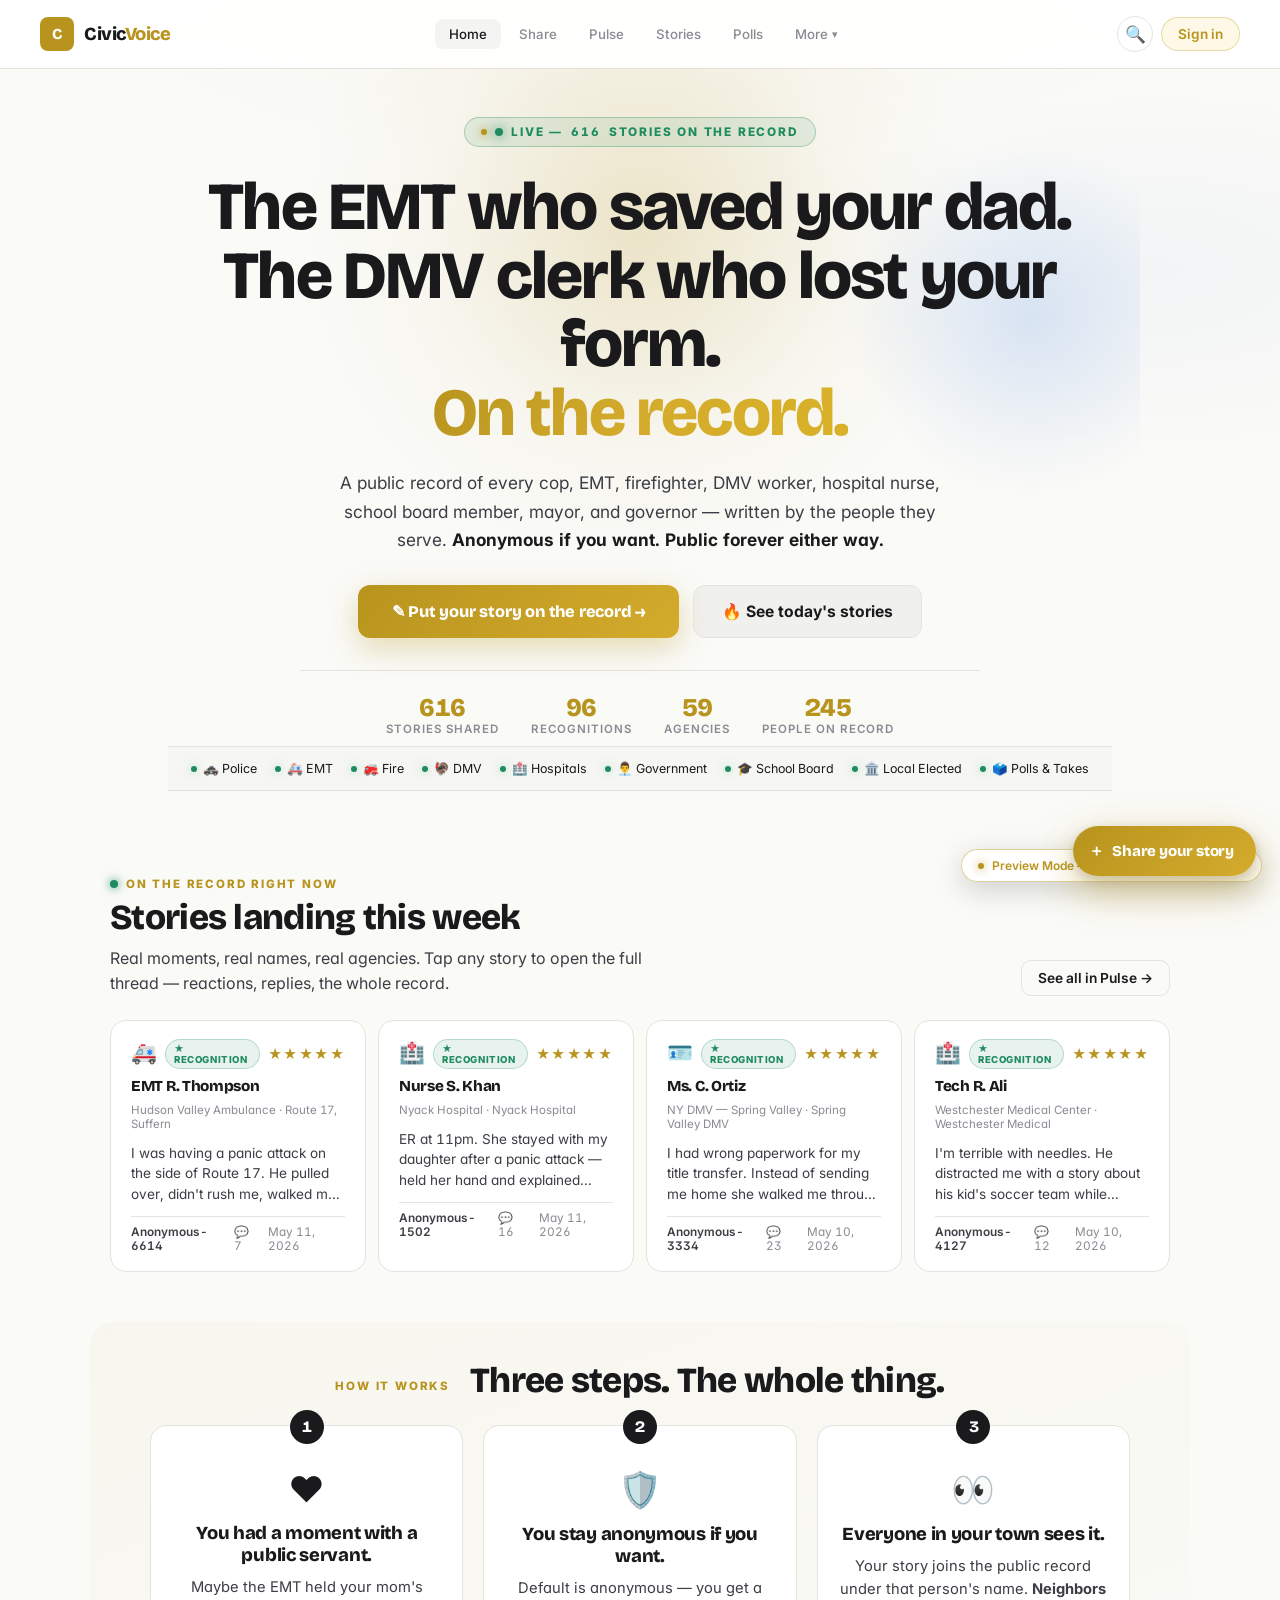
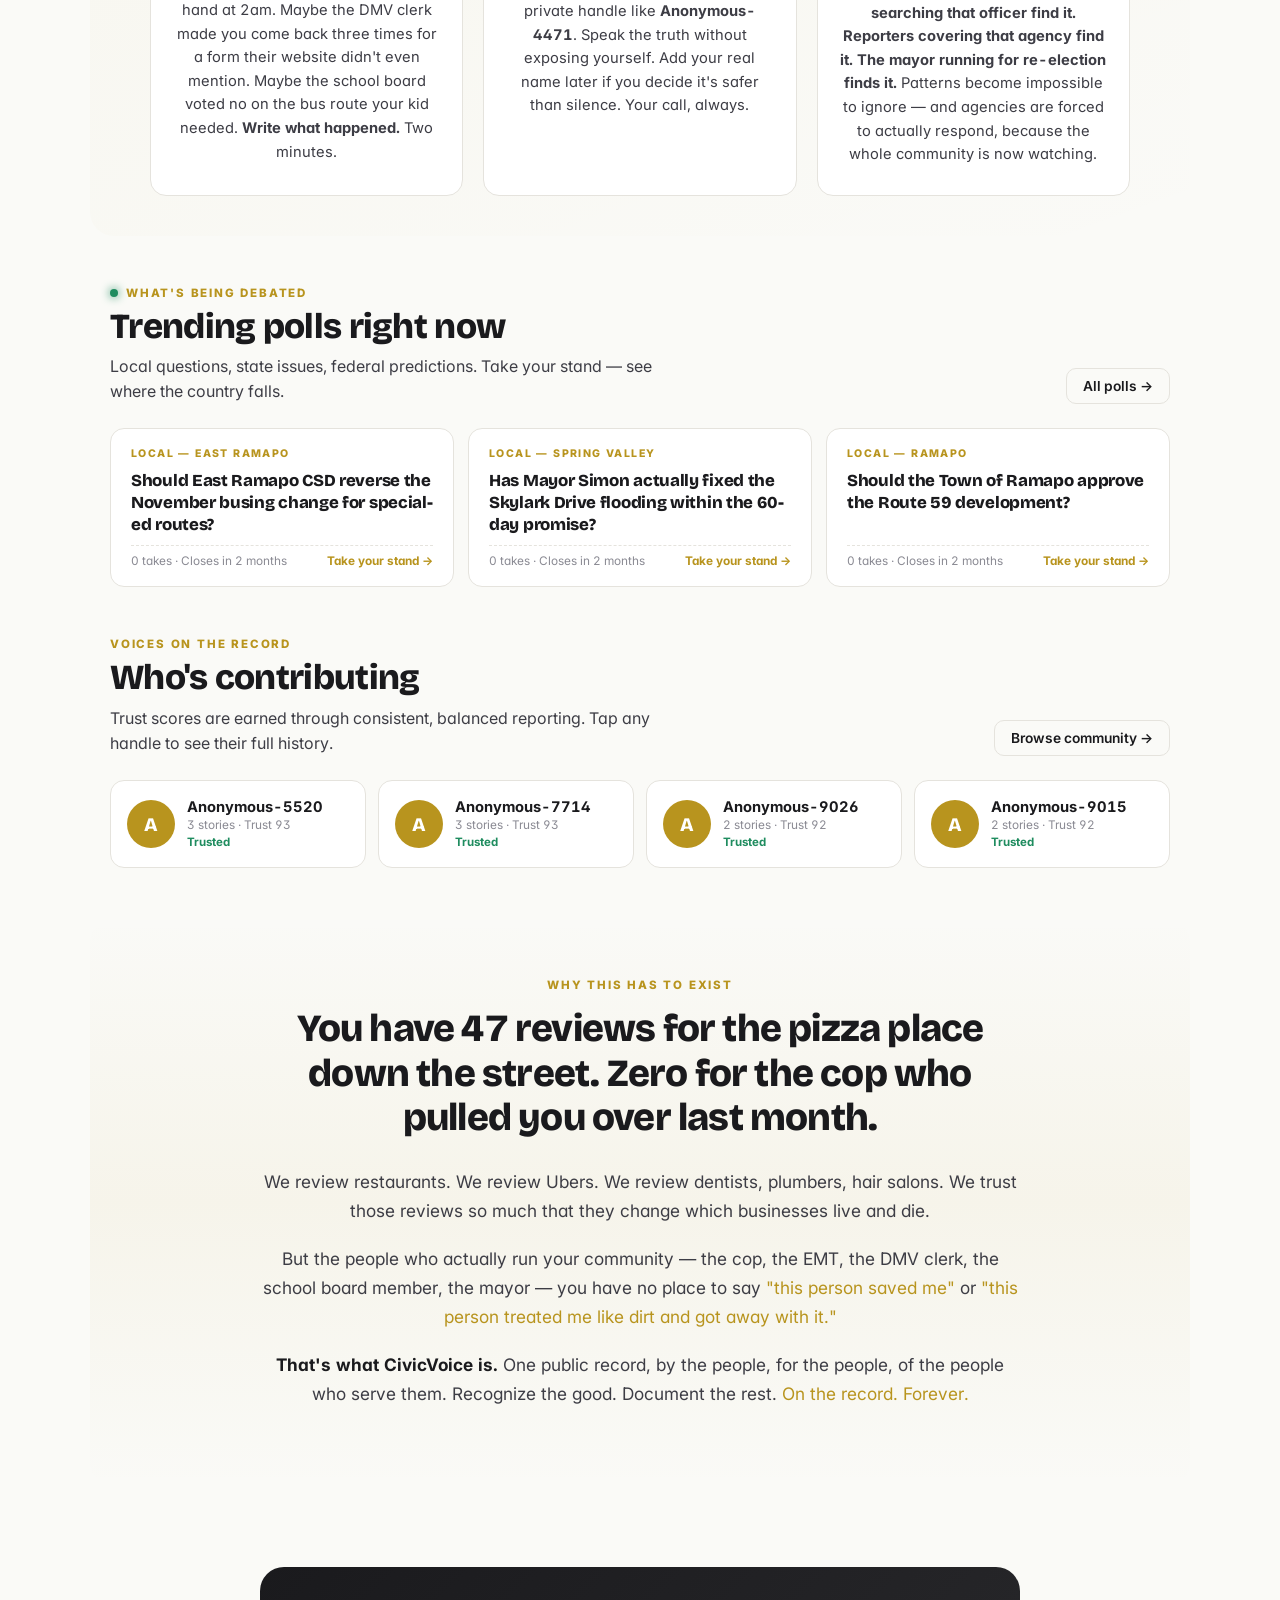
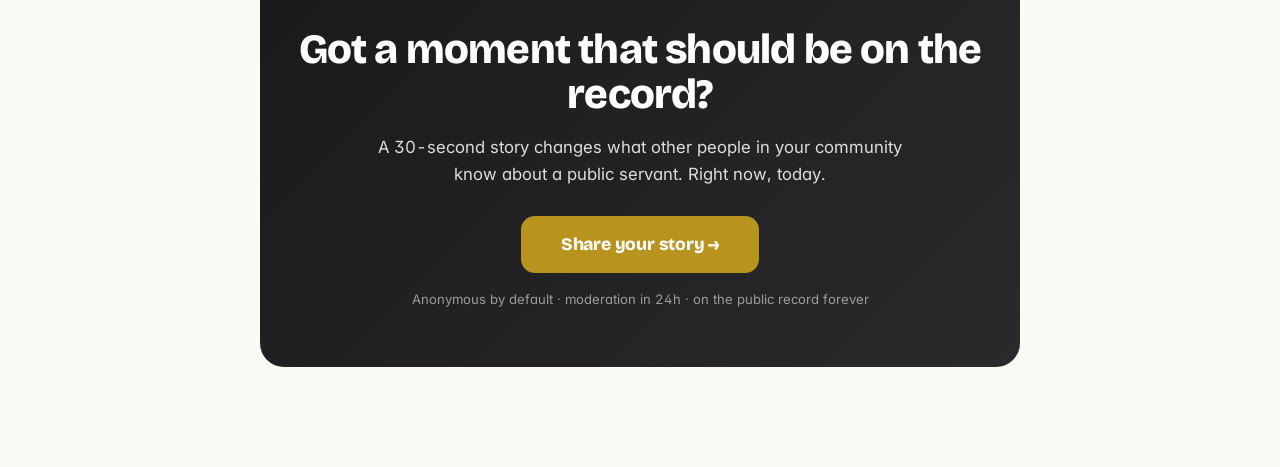
<file: frontend/index.html>
<!DOCTYPE html>
<html lang="en">
<head>
<meta charset="utf-8">
<meta name="viewport" content="width=device-width, initial-scale=1.0, viewport-fit=cover">
<meta name="theme-color" content="#0f0f13">
<meta name="apple-mobile-web-app-capable" content="yes">
<meta name="apple-mobile-web-app-status-bar-style" content="black-translucent">
<meta name="apple-mobile-web-app-title" content="CivicVoice">
<meta name="description" content="Recognize good public service. Document the rest. CivicVoice is the public record of every interaction with a police officer, EMT, firefighter, or government worker.">
<meta property="og:title" content="CivicVoice — Your voice on every public servant.">
<meta property="og:description" content="Recognize good public service. Document the rest. A public record of every interaction with a police officer, EMT, firefighter, DMV worker, hospital staff, or government caseworker.">
<meta property="og:type" content="website">
<meta property="og:url" content="https://cheskelsbreuer-bit.github.io/RateMyStop/">
<meta property="og:image" content="https://cheskelsbreuer-bit.github.io/RateMyStop/icon-512.png">
<meta property="og:image:width" content="512">
<meta property="og:image:height" content="512">
<meta property="og:site_name" content="CivicVoice">
<meta name="twitter:card" content="summary_large_image">
<meta name="twitter:title" content="CivicVoice — Your voice on every public servant.">
<meta name="twitter:description" content="A public record of every interaction with a public servant. Recognize the good. Document the rest.">
<meta name="twitter:image" content="https://cheskelsbreuer-bit.github.io/RateMyStop/icon-512.png">
<title>CivicVoice &mdash; Your voice on every public servant.</title>
<link rel="manifest" href="manifest.webmanifest">
<link rel="icon" href="favicon.ico" sizes="any">
<link rel="apple-touch-icon" href="apple-touch-icon.png">
<link rel="preconnect" href="https://fonts.googleapis.com">
<link rel="preconnect" href="https://fonts.gstatic.com" crossorigin>
<link href="https://fonts.googleapis.com/css2?family=Bricolage+Grotesque:opsz,wght@12..96,700;12..96,800&amp;family=Inter:wght@400;500;600;700;800&amp;family=JetBrains+Mono:wght@500&amp;display=swap" rel="stylesheet">
<link rel="stylesheet" href="styles.css">
</head>
<body>

<!-- TOPBAR -->
<header class="topbar">
  <div class="brand" onclick="nav('home')">
    <div class="brand-mark">C</div>
    <div class="brand-name">Civic<span>Voice</span></div>
  </div>
  <nav class="topnav">
    <button class="active" data-section="home"      onclick="nav('home')">Home</button>
    <button                 data-section="share"     onclick="nav('share')">Share</button>
    <button                 data-section="pulse"     onclick="nav('pulse')">Pulse</button>
    <button                 data-section="officers"  onclick="nav('officers')">Stories</button>
    <button                 data-section="polls"     onclick="nav('polls')">Polls</button>
    <div class="nav-more-wrap">
      <button class="nav-more-btn" id="navMoreBtn" onclick="toggleMoreMenu(event)">More <span class="nav-more-caret">&#9662;</span></button>
      <div class="nav-more-menu" id="navMoreMenu">
        <button onclick="nav('complaint'); closeMoreMenu();">&#9993;&#65039; Reach Out</button>
        <button onclick="nav('contributors'); closeMoreMenu();">&#128101; Community</button>
        <button onclick="nav('rankings'); closeMoreMenu();">&#128202; Rankings</button>
        <button onclick="nav('orgs'); closeMoreMenu();">&#127970; For Agencies</button>
        <button onclick="nav('deck'); closeMoreMenu();">&#128188; Sponsors</button>
      </div>
    </div>
  </nav>
  <div class="topbar-auth">
    <button class="mobile-menu-btn" id="mobileMenuBtn" onclick="openMobileDrawer()" aria-label="Menu">
      <span class="mmb-line"></span>
      <span class="mmb-line"></span>
      <span class="mmb-line"></span>
    </button>
    <button class="bell-btn" id="globalSearchBtn" onclick="openGlobalSearch()" aria-label="Search" title="Search everything">&#128269;</button>
    <button class="bell-btn" id="bellBtn" onclick="toggleBellDropdown()" aria-label="Notifications" style="display:none;">
      &#128276;
      <span class="bell-badge" id="bellBadge" style="display:none;">0</span>
    </button>
    <div class="bell-dropdown" id="bellDropdown">
      <div class="bell-head">
        <span class="bell-title">Notifications</span>
        <button class="bell-clear" onclick="clearNotifs()">Clear all</button>
      </div>
      <div class="bell-list" id="bellList"></div>
    </div>
    <button class="sign-in-btn" id="signInBtn" onclick="openAuthModal()">Sign in</button>
    <button class="user-pill" id="userPill" onclick="toggleUserMenu()" style="display:none;">
      <span class="up-avatar" id="upAvatar">A</span>
      <span class="up-handle" id="upHandle">&mdash;</span>
      <span class="up-caret">&#9662;</span>
    </button>
    <div class="user-menu" id="userMenu">
      <div class="um-header">
        <div class="um-handle" id="umHandle">&mdash;</div>
        <div class="um-meta" id="umMeta">&mdash;</div>
      </div>
      <button class="um-item" onclick="toggleAnonymousMode()" id="umAnonToggle">&#128737; Stay anonymous</button>
      <button class="um-item" onclick="openDMs();">&#128172; Messages</button>
      <button class="um-item" onclick="nav('share'); closeUserMenu();">&#9998; Share another story</button>
      <button class="um-item" onclick="openNotifPrefs()">&#9881;&#65039; Notification preferences</button>
      <button class="um-item" onclick="togglePushNotifications()" id="umPush">&#128276; Push notifications: off</button>
      <button class="um-item" onclick="toggleReactionSound()" id="umSound"><span id="umSoundLabel">&#128264; Reaction sounds: off</span></button>
      <button class="um-item" onclick="toggleEmailDigest()" id="umEmailDigest">&#9993;&#65039; Weekly digest: off</button>
      <button class="um-item" onclick="signOut(); closeUserMenu();">&#128682; Sign out</button>
    </div>
  </div>
</header>

<!-- AUTH MODAL — required to write -->
<div class="auth-overlay" id="authModal">
  <div class="auth-modal">
    <button class="auth-close" onclick="closeAuthModal()" aria-label="Close">&times;</button>
    <div class="auth-eyebrow">CIVICVOICE</div>
    <h3 class="auth-title">Join the record</h3>
    <p class="auth-sub">You can read every story without an account. Writing &mdash; or saying "same here" &mdash; needs a free sign-in. You can still post anonymously: we'll give you a private handle like <strong>Anonymous-1278</strong>.</p>

    <div class="auth-providers">
      <button class="auth-prov auth-google" onclick="signIn('google')">
        <span class="ap-icon">G</span>
        <span>Continue with Google</span>
      </button>
      <button class="auth-prov auth-github" onclick="signIn('github')">
        <span class="ap-icon">&#xf09b;</span>
        <span>Continue with GitHub</span>
      </button>
    </div>
    <div class="auth-divider"><span>or</span></div>
    <div class="auth-email">
      <input type="email" id="authEmailInput" placeholder="your@email.com (required)" autocomplete="email" required>
      <input type="text" id="authNameInput" placeholder="Display name (optional &mdash; auto-filled from email)" autocomplete="name">
      <div id="authError" style="display:none;color:var(--red);font-size:0.82rem;font-weight:600;padding:6px 0;"></div>
      <button class="auth-prov auth-email-btn" onclick="signIn('email')">Continue with email</button>
    </div>
    <div class="auth-footer">By signing in you agree that your stories may appear on the public record. <strong>Your name is shown by default</strong> &mdash; you can switch to anonymous mode anytime via the user menu. We never share your sign-in info publicly.</div>
  </div>
</div>

<!-- Persistent escape pill (phone only, shown when on Pulse — no matter how deep you've scrolled) -->
<button class="pulse-escape" onclick="nav('home');" aria-label="Back to home">&larr; Home</button>

<!-- Floating "Share your story" pill — appears only on home page, follows the user while they scroll -->
<button class="home-float-share" onclick="nav('share');" aria-label="Share your story">
  <span class="hfs-plus">&#43;</span>
  <span class="hfs-label">Share your story</span>
</button>

<!-- BOTTOM TAB BAR — phone only. Share (+) centered, 2 tabs each side. -->
<nav class="bottom-tabs" id="bottomTabs" aria-label="Primary navigation">
  <button class="bt-tab" data-bt="home"     onclick="nav('home')"     aria-label="Home"><span class="bt-icon">&#127968;</span><span class="bt-label">Home</span></button>
  <button class="bt-tab" data-bt="officers" onclick="nav('officers')" aria-label="Stories"><span class="bt-icon">&#128218;</span><span class="bt-label">Stories</span></button>
  <button class="bt-tab bt-cta" data-bt="share" onclick="nav('share')" aria-label="Share a story"><span class="bt-cta-circle">&#43;</span><span class="bt-label">Share</span></button>
  <button class="bt-tab" data-bt="polls"    onclick="nav('polls')"    aria-label="Polls"><span class="bt-icon">&#128499;&#65039;</span><span class="bt-label">Polls</span></button>
  <button class="bt-tab" data-bt="pulse"    onclick="nav('pulse')"    aria-label="Pulse"><span class="bt-icon">&#128293;</span><span class="bt-label">Pulse</span></button>
</nav>

<!-- GLOBAL SEARCH — Cmd+K style. Searches stories + polls + authors + agencies in one place. -->
<div class="notify-overlay" id="globalSearchOverlay" onclick="if(event.target===this) closeGlobalSearch()">
  <div class="notify-modal" style="max-width:680px;padding:20px 22px;">
    <button class="auth-close" onclick="closeGlobalSearch()" aria-label="Close">&times;</button>
    <div class="notify-eyebrow">&#128269; Search everything</div>
    <input type="text" id="globalSearchInput" placeholder="Stories, agencies, polls, @authors&hellip; (Esc to close)" autocomplete="off" style="width:100%;background:var(--bg2);border:1.5px solid var(--border);border-radius:10px;padding:14px 16px;color:var(--ink);font-family:inherit;font-size:1rem;outline:none;margin-bottom:14px;" oninput="renderGlobalSearch()">
    <div id="globalSearchResults" style="max-height:60vh;overflow-y:auto;">
      <div style="color:var(--gray);font-size:0.86rem;text-align:center;padding:30px 0;">Start typing to search.</div>
    </div>
  </div>
</div>

<!-- STREAK MODAL — daily/weekly/all-time count + small civic encouragement -->
<div class="notify-overlay" id="streakOverlay" onclick="if(event.target===this) closeStreakModal()">
  <div class="notify-modal">
    <button class="auth-close" onclick="closeStreakModal()" aria-label="Close">&times;</button>
    <div class="notify-eyebrow">Your engagement</div>
    <div class="notify-title" id="streakTitle">&#128293; You're on a roll.</div>
    <div id="streakBody">
      <div class="streak-grid">
        <div class="streak-stat">
          <div class="streak-stat-n" style="color:var(--accent);" id="streakToday">0</div>
          <div class="streak-stat-l">Today</div>
        </div>
        <div class="streak-stat">
          <div class="streak-stat-n" id="streakWeek">0</div>
          <div class="streak-stat-l">7 Days</div>
        </div>
        <div class="streak-stat">
          <div class="streak-stat-n" id="streakAll">0</div>
          <div class="streak-stat-l">All time</div>
        </div>
        <div class="streak-stat streak-stat-highlight">
          <div class="streak-stat-n" style="color:#e07a1a;" id="streakDays">0</div>
          <div class="streak-stat-l">Days on record</div>
        </div>
      </div>
      <p style="font-size:0.86rem;color:var(--light);line-height:1.55;text-align:center;" id="streakMessage">Hearing voices counts. Every time you read a story or take a stand on a poll, you're part of the record.</p>
      <p style="font-size:0.78rem;color:var(--gray);line-height:1.5;text-align:center;margin-top:8px;font-style:italic;" id="streakConsistency"></p>
    </div>
  </div>
</div>

<!-- NOTIFY-ME MODAL — used by Where This Is Going rail + agency CTA + claim-this-profile placeholders -->
<div class="notify-overlay" id="notifyOverlay" onclick="if(event.target===this) closeNotifyMe()">
  <div class="notify-modal">
    <button class="auth-close" onclick="closeNotifyMe()" aria-label="Close">&times;</button>
    <div class="notify-eyebrow" id="notifyEyebrow">Notify me</div>
    <div class="notify-title" id="notifyTitle">&mdash;</div>
    <p class="notify-sub" id="notifySub">Drop your email. We'll tell you the moment this goes live &mdash; no spam, no list-selling.</p>
    <div id="notifyForm">
      <input type="email" id="notifyEmail" placeholder="your@email.com" autocomplete="email">
      <button class="notify-btn" onclick="submitNotifyMe()">Keep me posted &rarr;</button>
    </div>
    <div class="notify-success" id="notifySuccess" style="display:none;">
      &#10003; You're on the list. We'll reach out the moment this opens.
    </div>
  </div>
</div>

<!-- Mobile nav drawer — slides in from the right on phones -->
<div class="mobile-drawer-backdrop" id="mobileDrawerBackdrop" onclick="closeMobileDrawer()"></div>
<aside class="mobile-drawer" id="mobileDrawer" role="dialog" aria-label="Navigation">
  <div class="md-head">
    <div class="md-brand">
      <span class="brand-mark">C</span>
      <span class="brand-name">Civic<span style="color:var(--accent);">Voice</span></span>
    </div>
    <button class="md-close" onclick="closeMobileDrawer()" aria-label="Close menu">&times;</button>
  </div>
  <nav class="md-nav">
    <button onclick="nav('home');       closeMobileDrawer();">&#127968; Home</button>
    <button onclick="nav('pulse');      closeMobileDrawer();">&#128293; Pulse</button>
    <button onclick="nav('officers');   closeMobileDrawer();">&#128218; Stories</button>
    <button onclick="nav('polls');      closeMobileDrawer();">&#128499;&#65039; Polls &amp; Takes</button>
    <button onclick="nav('share');      closeMobileDrawer();">&#9998;&#65039; Share a story</button>
    <button onclick="nav('complaint');  closeMobileDrawer();">&#9993;&#65039; Reach Out</button>
    <div class="md-divider"></div>
    <button onclick="nav('contributors'); closeMobileDrawer();">&#128101; Community</button>
    <button onclick="nav('rankings');     closeMobileDrawer();">&#128202; Rankings</button>
    <button onclick="nav('orgs');         closeMobileDrawer();">&#127970; For Agencies</button>
    <button onclick="nav('deck');         closeMobileDrawer();">&#128188; Sponsors</button>
  </nav>
  <div class="md-foot">
    <div style="font-size:0.74rem;color:var(--gray);">CivicVoice &middot; still in beta</div>
  </div>
</aside>

<!-- HOME -->
<section id="home" class="active">
  <div class="hero hero-bold">
    <div class="hero-eyebrow"><span class="live-dot"></span>LIVE &mdash; <span id="heroLiveCount">&hellip;</span> STORIES ON THE RECORD</div>
    <h1>The EMT who saved your dad.<br>The DMV clerk who lost your form.<br><em>On the record.</em></h1>
    <p class="hero-lead">A public record of every cop, EMT, firefighter, DMV worker, hospital nurse, school board member, mayor, and governor &mdash; written by the people they serve. <strong>Anonymous if you want. Public forever either way.</strong></p>
    <div class="hero-cta-row">
      <button class="hero-cta-primary" onclick="nav('share')">&#9998;&#65039; Put your story on the record &rarr;</button>
      <button class="hero-cta-secondary" onclick="nav('pulse')">&#128293; See today's stories</button>
    </div>
    <div class="hero-mini-stats">
      <div class="hms"><span class="hms-n" id="heroStat1">&hellip;</span><span class="hms-l">stories shared</span></div>
      <div class="hms"><span class="hms-n" id="heroStat2">&hellip;</span><span class="hms-l">recognitions</span></div>
      <div class="hms"><span class="hms-n" id="heroStat3">&hellip;</span><span class="hms-l">agencies</span></div>
      <div class="hms"><span class="hms-n" id="heroStat4">&hellip;</span><span class="hms-l">people on record</span></div>
    </div>
    <div class="categories-strip">
      <span class="cs-item live"><span class="cs-dot live"></span>&#128659; Police</span>
      <span class="cs-item live"><span class="cs-dot live"></span>&#128657; EMT</span>
      <span class="cs-item live"><span class="cs-dot live"></span>&#128658; Fire</span>
      <span class="cs-item live"><span class="cs-dot live"></span>&#129411; DMV</span>
      <span class="cs-item live"><span class="cs-dot live"></span>&#127973; Hospitals</span>
      <span class="cs-item live"><span class="cs-dot live"></span>&#128104;&#8205;&#128188; Government</span>
      <span class="cs-item live"><span class="cs-dot live"></span>&#127891; School Board</span>
      <span class="cs-item live"><span class="cs-dot live"></span>&#127963;&#65039; Local Elected</span>
      <span class="cs-item live"><span class="cs-dot live"></span>&#128499;&#65039; Polls &amp; Takes</span>
    </div>
  </div>


  <!-- LIVE: stories landing right now. The headline content of the site, on the homepage. -->
  <div class="home-section home-recent">
    <div class="home-section-head">
      <div>
        <div class="hs-eyebrow"><span class="live-dot"></span>ON THE RECORD RIGHT NOW</div>
        <h2 class="hs-title">Stories landing this week</h2>
        <p class="hs-sub">Real moments, real names, real agencies. Tap any story to open the full thread &mdash; reactions, replies, the whole record.</p>
      </div>
      <button class="hs-see-all" onclick="nav('pulse')">See all in Pulse &rarr;</button>
    </div>
    <div id="homeRecentList" class="home-recent-grid"></div>
  </div>

  <!-- HOW IT WORKS — emotional, concrete, real moments -->
  <div class="home-section home-how">
    <div class="home-section-head center">
      <div class="hs-eyebrow center">HOW IT WORKS</div>
      <h2 class="hs-title">Three steps. The whole thing.</h2>
    </div>
    <div class="how-grid">
      <div class="how-card">
        <div class="how-step">1</div>
        <div class="how-icon">&#10084;&#65039;</div>
        <div class="how-title">You had a moment with a public servant.</div>
        <div class="how-desc">Maybe the EMT held your mom's hand at 2am. Maybe the DMV clerk made you come back three times for a form their website didn't even mention. Maybe the school board voted no on the bus route your kid needed. <strong>Write what happened.</strong> Two minutes.</div>
      </div>
      <div class="how-card">
        <div class="how-step">2</div>
        <div class="how-icon">&#128737;&#65039;</div>
        <div class="how-title">You stay anonymous if you want.</div>
        <div class="how-desc">Default is anonymous &mdash; you get a private handle like <strong>Anonymous-4471</strong>. Speak the truth without exposing yourself. Add your real name later if you decide it's safer than silence. Your call, always.</div>
      </div>
      <div class="how-card">
        <div class="how-step">3</div>
        <div class="how-icon">&#128064;</div>
        <div class="how-title">Everyone in your town sees it.</div>
        <div class="how-desc">Your story joins the public record under that person's name. <strong>Neighbors searching that officer find it. Reporters covering that agency find it. The mayor running for re-election finds it.</strong> Patterns become impossible to ignore &mdash; and agencies are forced to actually respond, because the whole community is now watching.</div>
      </div>
    </div>
  </div>


  <!-- LIVE TRENDING POLLS — preview from the Polls section -->
  <div class="home-section home-trending-polls">
    <div class="home-section-head">
      <div>
        <div class="hs-eyebrow"><span class="live-dot"></span>WHAT'S BEING DEBATED</div>
        <h2 class="hs-title">Trending polls right now</h2>
        <p class="hs-sub">Local questions, state issues, federal predictions. Take your stand &mdash; see where the country falls.</p>
      </div>
      <button class="hs-see-all" onclick="nav('polls')">All polls &rarr;</button>
    </div>
    <div id="homeTrendingPolls" class="home-polls-grid"></div>
  </div>

  <!-- VOICES — top contributors -->
  <div class="home-section home-voices">
    <div class="home-section-head">
      <div>
        <div class="hs-eyebrow">VOICES ON THE RECORD</div>
        <h2 class="hs-title">Who's contributing</h2>
        <p class="hs-sub">Trust scores are earned through consistent, balanced reporting. Tap any handle to see their full history.</p>
      </div>
      <button class="hs-see-all" onclick="nav('contributors')">Browse community &rarr;</button>
    </div>
    <div id="homeVoicesList" class="home-voices-grid"></div>
  </div>

  <!-- WHY CIVICVOICE — tightened, more emotional, less corporate -->
  <div class="home-section home-manifesto">
    <div class="manifesto-inner">
      <div class="hs-eyebrow center">WHY THIS HAS TO EXIST</div>
      <h2 class="manifesto-title">You have 47 reviews for the pizza place down the street. Zero for the cop who pulled you over last month.</h2>
      <p class="manifesto-body">
        We review restaurants. We review Ubers. We review dentists, plumbers, hair salons. We trust those reviews so much that they change which businesses live and die.
      </p>
      <p class="manifesto-body">
        But the people who actually run your community &mdash; the cop, the EMT, the DMV clerk, the school board member, the mayor &mdash; you have no place to say <em>"this person saved me"</em> or <em>"this person treated me like dirt and got away with it."</em>
      </p>
      <p class="manifesto-body">
        <strong>That's what CivicVoice is.</strong> One public record, by the people, for the people, of the people who serve them. Recognize the good. Document the rest. <em>On the record. Forever.</em>
      </p>
    </div>
  </div>


  <!-- FINAL CTA — biggest button on the page -->
  <div class="home-section home-final-cta">
    <div class="final-cta-inner">
      <h2 class="final-cta-title">Got a moment that should be on the record?</h2>
      <p class="final-cta-sub">A 30-second story changes what other people in your community know about a public servant. Right now, today.</p>
      <button class="final-cta-btn" onclick="nav('share')">Share your story &rarr;</button>
      <div class="final-cta-meta">Anonymous by default &middot; moderation in 24h &middot; on the public record forever</div>
    </div>
  </div>

</section>

<!-- SHARE A MOMENT — story-first, role-adaptive civic record -->
<section id="share">
  <div class="wrap">
    <div class="ph"><h2>Share Your Story</h2><p>Public service is real because of moments like yours. Tell us what happened &mdash; help others understand, recognize, or learn.</p></div>

    <div class="wizard-steps" id="stepWizard">
      <div class="ws active" id="ws1">1</div>
      <div class="ws-line"></div>
      <div class="ws" id="ws2">2</div>
      <div class="ws-line"></div>
      <div class="ws" id="ws3">3</div>
      <div class="ws-line"></div>
      <div class="ws" id="ws4">4</div>
    </div>

    <div class="rcard">

      <!-- Live rating chip — appears once on Step 2+, never during the story step -->
      <div class="live-rating" id="liveRating">
        <div class="lr-left">
          <span class="lr-label">Sentiment</span>
          <span class="lr-stars" id="lrStars">&#9734;&#9734;&#9734;&#9734;&#9734;</span>
          <span class="lr-num" id="lrNum">&mdash;</span>
        </div>
        <button class="lr-adjust" type="button" onclick="toggleAdjust()">adjust</button>
      </div>
      <div class="lr-adjust-panel" id="lrAdjustPanel">
        <span class="lap-label">Override:</span>
        <div class="lap-stars" id="lapStars">
          <span data-v="1" onclick="overrideRating(1)">&#9733;</span>
          <span data-v="2" onclick="overrideRating(2)">&#9733;</span>
          <span data-v="3" onclick="overrideRating(3)">&#9733;</span>
          <span data-v="4" onclick="overrideRating(4)">&#9733;</span>
          <span data-v="5" onclick="overrideRating(5)">&#9733;</span>
        </div>
        <button class="lap-clear" type="button" onclick="clearOverride()">use auto</button>
      </div>

      <!-- STEP 1: Pick a category -->
      <div id="step1">
        <div class="fl">
          <label>Who was the moment with?</label>
          <div class="role-pills" id="rolePills">
            <span class="role-pill" data-role="police"   onclick="setRole(this, 'police')">&#128659; Police Officer</span>
            <span class="role-pill" data-role="emt"      onclick="setRole(this, 'emt')">&#128657; EMT / Paramedic</span>
            <span class="role-pill" data-role="fire"     onclick="setRole(this, 'fire')">&#128658; Firefighter</span>
            <span class="role-pill" data-role="dmv"      onclick="setRole(this, 'dmv')">&#129411; DMV Worker</span>
            <span class="role-pill" data-role="hospital" onclick="setRole(this, 'hospital')">&#127973; Hospital Staff</span>
            <span class="role-pill" data-role="gov"      onclick="setRole(this, 'gov')">&#128104;&#8205;&#128188; Gov't Worker</span>
            <span class="role-pill" data-role="school"   onclick="setRole(this, 'school')">&#127891; School Board</span>
            <span class="role-pill" data-role="elected"  onclick="setRole(this, 'elected')">&#127963;&#65039; Local Elected</span>
          </div>
          <div style="font-size:0.78rem;color:var(--gray);margin-top:10px;">Every category is on the record. Pick one to continue.</div>
        </div>
        <button class="submit-main" onclick="goStep(2)">Next: Your story &rarr;</button>
      </div>

      <!-- STEP 2: The story (this is the heart of the app) -->
      <div id="step2" style="display:none;">
        <div class="fl">
          <label id="storyLabel">What happened?</label>
          <div style="font-size:0.83rem;color:var(--gray);margin-bottom:10px;line-height:1.55;" id="storyHelp">
            The details are what matter. How did it start? What did they do? What did they say? What will you remember?
          </div>
          <textarea id="quickStory" placeholder="Tell the story. The more you share, the more it matters." style="min-height:180px;font-size:1rem;line-height:1.6;"></textarea>
        </div>
        <div class="fl">
          <label>How did the moment feel? <span style="color:var(--gray);font-weight:400;text-transform:none;letter-spacing:0;font-size:0.7rem;">&nbsp;pick all that fit &mdash; optional</span></label>
          <div class="tags" id="behaviorTags">
            <!-- Positives -->
            <span class="tag" data-w="0.7"  data-pol="pos" onclick="toggle(this)">&#128077; Respected</span>
            <span class="tag" data-w="0.7"  data-pol="pos" onclick="toggle(this)">&#129309; Helpful</span>
            <span class="tag" data-w="0.5"  data-pol="pos" onclick="toggle(this)">&#128516; Patient</span>
            <span class="tag" data-w="0.5"  data-pol="pos" onclick="toggle(this)">&#128083; Calm</span>
            <span class="tag" data-w="0.6"  data-pol="pos" onclick="toggle(this)">&#9889; Quick &amp; efficient</span>
            <span class="tag" data-w="1.0"  data-pol="pos" onclick="toggle(this)">&#128293; Above and beyond</span>
            <span class="tag" data-w="0.6"  data-pol="pos" onclick="toggle(this)">&#128150; Kind</span>
            <span class="tag" data-w="0.4"  data-pol="pos" onclick="toggle(this)">&#128221; Professional</span>
            <span class="tag" data-w="0.7"  data-pol="pos" onclick="toggle(this)">&#128064; Listened to me</span>
            <span class="tag" data-w="0.6"  data-pol="pos" onclick="toggle(this)">&#129767; Empathetic</span>
            <span class="tag" data-w="0.5"  data-pol="pos" onclick="toggle(this)">&#128218; Knowledgeable</span>
            <span class="tag" data-w="0.7"  data-pol="pos" onclick="toggle(this)">&#128737;&#65039; Made me feel safe</span>
            <span class="tag" data-w="0.5"  data-pol="pos" onclick="toggle(this)">&#129383; Clear / explained well</span>
            <span class="tag" data-w="0.4"  data-pol="pos" onclick="toggle(this)">&#129336; De-escalated</span>
            <span class="tag" data-w="0.5"  data-pol="pos" onclick="toggle(this)">&#128591; Treated me with dignity</span>
            <span class="tag" data-w="0.4"  data-pol="pos" onclick="toggle(this)">&#128172; Easy to talk to</span>
            <!-- Negatives -->
            <span class="tag" data-w="-0.8" data-pol="neg" onclick="toggle(this)">&#128528; Rude</span>
            <span class="tag" data-w="-1.0" data-pol="neg" onclick="toggle(this)">&#128548; Aggressive</span>
            <span class="tag" data-w="-0.5" data-pol="neg" onclick="toggle(this)">&#128577; Dismissive</span>
            <span class="tag" data-w="-1.0" data-pol="neg" onclick="toggle(this)">&#9878;&#65039; Felt unfair</span>
            <span class="tag" data-w="-1.5" data-pol="neg" onclick="toggle(this)">&#128545; Hostile</span>
            <span class="tag" data-w="-1.5" data-pol="neg" onclick="toggle(this)">&#128680; Made me feel unsafe</span>
            <span class="tag" data-w="-0.4" data-pol="neg" onclick="toggle(this)">&#128338; Rushed me</span>
            <span class="tag" data-w="-1.0" data-pol="neg" onclick="toggle(this)">&#129320; Power-tripping</span>
            <span class="tag" data-w="-1.2" data-pol="neg" onclick="toggle(this)">&#129324; Profiled / biased</span>
            <span class="tag" data-w="-0.6" data-pol="neg" onclick="toggle(this)">&#129488; Wouldn't explain</span>
            <span class="tag" data-w="-1.0" data-pol="neg" onclick="toggle(this)">&#128528; Intimidating</span>
            <span class="tag" data-w="-1.2" data-pol="neg" onclick="toggle(this)">&#129325; Lied / dishonest</span>
            <span class="tag" data-w="-0.7" data-pol="neg" onclick="toggle(this)">&#128529; Wouldn't listen</span>
            <span class="tag" data-w="-0.5" data-pol="neg" onclick="toggle(this)">&#128549; Made things worse</span>
            <span class="tag" data-w="-0.4" data-pol="neg" onclick="toggle(this)">&#128580; Disorganized</span>
          </div>
        </div>
        <div class="fl">
          <label>Tags <span style="color:var(--gray);font-weight:400;text-transform:none;letter-spacing:0;font-size:0.7rem;">&nbsp;optional &middot; help others find this</span></label>
          <input type="text" id="storyTags" placeholder="e.g. went-above-and-beyond, dmv-line, profiled, late-night-stop" autocomplete="off">
          <div style="font-size:0.74rem;color:var(--gray);margin-top:5px;">Comma-separated. Click a tag on any story to see related ones.</div>
        </div>
        <button class="submit-main" onclick="goStep(3)">Next &rarr;</button>
      </div>

      <!-- STEP 3: Who & where — role-adaptive labels (set by JS) -->
      <div id="step3" style="display:none;">
        <div style="font-size:0.85rem;color:var(--gray);margin-bottom:18px;">All fields below are optional. The more context, the more the story helps others.</div>
        <div class="fl-2">
          <div class="fl" style="position:relative;">
            <label id="nameLabel">Their name</label>
            <input type="text" id="officerName" placeholder="e.g. K. Williams" autocomplete="off" oninput="onPersonInput('officerName')" onblur="setTimeout(()=>document.getElementById('personSuggest').classList.remove('show'), 200)" onfocus="onPersonInput('officerName')">
            <div class="autocomplete-dropdown" id="personSuggest"></div>
          </div>
          <div class="fl" style="position:relative;">
            <label id="idLabel">ID or number</label>
            <input type="text" id="badgeIn" placeholder="e.g. #4821" autocomplete="off" oninput="onPersonInput('badgeIn')" onblur="setTimeout(()=>document.getElementById('badgeSuggest').classList.remove('show'), 200)">
            <div class="autocomplete-dropdown" id="badgeSuggest"></div>
          </div>
        </div>
        <div class="fl-2">
          <div class="fl" style="position:relative;">
            <label id="agencyLabel">Agency / Department</label>
            <input type="text" id="deptIn" placeholder="e.g. Spring Valley PD" autocomplete="off" oninput="onAgencyInput()" onblur="setTimeout(()=>document.getElementById('agencySuggest').classList.remove('show'), 200)" onfocus="onAgencyInput()">
            <div class="autocomplete-dropdown" id="agencySuggest"></div>
          </div>
          <div class="fl">
            <label>When</label>
            <input type="date" id="dateIn">
          </div>
        </div>
        <div class="fl" style="position:relative;">
          <label id="whereLabel">Where</label>
          <div style="display:flex;gap:8px;align-items:stretch;">
            <input type="text" id="locationIn" placeholder="e.g. Main St &amp; Route 59, Spring Valley" autocomplete="off" oninput="onLocationInput()" onblur="setTimeout(()=>document.getElementById('locationSuggest').classList.remove('show'), 200)" style="flex:1;">
            <button type="button" class="geo-btn" id="geoBtn" onclick="useMyLocation()" title="Fill in from my device location">&#128205; Use my location</button>
          </div>
          <div class="autocomplete-dropdown" id="locationSuggest" style="left:0;right:auto;width:calc(100% - 152px);"></div>
          <div id="geoStatus" style="display:none;font-size:0.78rem;color:var(--gray);margin-top:6px;"></div>
        </div>

        <!-- Police-only: ticket info -->
        <div id="ticketSection" style="display:none;">
          <div class="fl" style="margin-top:8px;padding-top:14px;border-top:1px solid var(--border);">
            <label>Did you receive a ticket? <span style="color:var(--gray);font-weight:400;text-transform:none;letter-spacing:0;font-size:0.7rem;">&nbsp;optional &mdash; police only</span></label>
            <select id="ticketType" onchange="onTicketChange()">
              <option value="">&mdash; Skip / not applicable &mdash;</option>
              <option value="none">No ticket &mdash; just a warning</option>
              <option value="minor">Minor (under $150)</option>
              <option value="mid">Standard ($150&ndash;$350)</option>
              <option value="major">Large (over $350)</option>
              <option value="multi">Multiple tickets</option>
            </select>
          </div>
          <div class="fl" id="ticketAmountWrap" style="display:none;">
            <label>Ticket amount</label>
            <input type="number" id="ticketAmount" placeholder="e.g. 280">
          </div>
          <div class="fl" id="ticketViolationWrap" style="display:none;position:relative;">
            <label>Violation code</label>
            <input type="text" id="ticketViolation" placeholder="e.g. 1180(b)" autocomplete="off" oninput="onViolationInput()">
            <div class="statute-helper" id="statuteHelper"></div>
          </div>
        </div>

        <button class="submit-main" onclick="goStep(4)">Next: Verify &amp; share &rarr;</button>
      </div>

      <!-- STEP 4: Verify & post -->
      <div id="step4" style="display:none;">
        <div class="anon-row">
          <div class="anon-left">
            <span class="anon-shield">&#128737;</span>
            <div>
              <div class="anon-title">Posted anonymously</div>
              <div class="anon-sub">No name attached. We never share your identity with the person or the agency.</div>
            </div>
          </div>
          <label class="anon-switch">
            <input type="checkbox" id="anonToggle" checked>
            <span class="anon-slider"></span>
          </label>
        </div>
        <div class="fl" id="reviewerNameWrap" style="display:none;">
          <label>Your Name (optional, shown on the story)</label>
          <input type="text" id="reviewerName" placeholder="e.g. Jane D.">
        </div>
        <div class="fl">
          <label>Verification &mdash; what evidence do you have? <span style="color:var(--gray);font-weight:400;text-transform:none;letter-spacing:0;font-size:0.7rem;">&nbsp;optional but boosts credibility</span></label>
          <select id="evidenceType" style="margin-bottom:10px;">
            <option value="">&mdash; Skip / no evidence &mdash;</option>
            <option value="ticket">&#128221; Ticket / citation photo</option>
            <option value="badge">&#128737;&#65039; Officer badge / ID photo</option>
            <option value="receipt">&#129534; Receipt / paperwork</option>
            <option value="record">&#128196; Service / case record</option>
            <option value="screenshot">&#128241; Screenshot / official message</option>
            <option value="other">&#127919; Other photo from the moment</option>
          </select>
          <div class="upload-zone" id="uploadZone">
            <input type="file" id="uploadInput" accept="image/*,.pdf" onchange="onFileUpload(this)">
            <div class="uz-icon">&#128247;</div>
            <div class="uz-title">Tap to add a photo</div>
            <div class="uz-sub" id="photoHelp">Never shown publicly &mdash; used only to show your story is real. JPG / PNG / PDF</div>
          </div>
          <div class="upload-preview" id="uploadPreview">
            <div class="up-icon">&#9989;</div>
            <div class="up-name" id="uploadName">uploaded</div>
          </div>
          <div id="verificationTier" style="display:none;font-size:0.78rem;color:var(--green);margin-top:8px;padding:8px 12px;background:rgba(31,140,95,0.06);border:1px solid rgba(31,140,95,0.2);border-radius:8px;"></div>
        </div>
        <div class="fl" id="referenceNumberWrap">
          <label id="referenceNumberLabel">Reference number <span style="color:var(--gray);font-weight:400;text-transform:none;letter-spacing:0;font-size:0.7rem;">&nbsp;optional</span></label>
          <input type="text" id="ticketNumberIn" placeholder="A confirmation number, case ID, ticket #, etc.">
        </div>
        <div class="fl" id="bodyCamWrap" style="display:none;">
          <label>Was there body cam footage? <span style="color:var(--gray);font-weight:400;text-transform:none;letter-spacing:0;font-size:0.7rem;">&nbsp;optional &mdash; police only</span></label>
          <div class="bodycam-pills" id="bodyCamPills">
            <span class="bcp" data-v="yes" onclick="setBodyCam(this, 'yes')">&#127909; Yes</span>
            <span class="bcp" data-v="no" onclick="setBodyCam(this, 'no')">&#128683; No</span>
            <span class="bcp" data-v="unsure" onclick="setBodyCam(this, 'unsure')">&#129300; Not sure</span>
          </div>
          <div class="bcp-hint" id="bcpHint" style="display:none;"></div>
        </div>
        <button class="submit-main" id="finalSubmit" onclick="submitReview()">Post my story &rarr;</button>
        <div class="success-box" id="successBox" style="flex-direction:column;align-items:flex-start;">
          <div style="display:flex;align-items:center;gap:14px;">
            <div style="font-size:2rem;">&#127775;</div>
            <div>
              <div style="font-weight:700;font-size:1.05rem;" id="successTitle">Your story is on the record.</div>
              <div style="font-size:0.85rem;color:var(--light);margin-top:3px;" id="successSub">Public service is real because of moments like this. Help others see it.</div>
            </div>
          </div>
          <div class="share-strip" id="shareStrip">
            <button class="share-pill share-twitter" onclick="shareTo('twitter')"><strong>𝕏</strong> &nbsp;Post on X</button>
            <button class="share-pill share-linkedin" onclick="shareTo('linkedin')">in &nbsp;LinkedIn</button>
            <button class="share-pill share-whatsapp" onclick="shareTo('whatsapp')">&#128241; WhatsApp</button>
            <button class="share-pill share-facebook" onclick="shareTo('facebook')">f &nbsp;Facebook</button>
            <button class="share-pill share-copy" onclick="shareTo('copy')">&#128203; Copy link</button>
            <button class="share-pill share-more" onclick="shareTo('native')">&#8230; More</button>
          </div>
        </div>
        <div class="error-box" id="errorBox" style="display:none;background:rgba(201,52,52,0.08);border:1.5px solid rgba(201,52,52,0.35);border-radius:12px;padding:18px 22px;margin-top:16px;color:var(--red);font-size:0.9rem;"></div>
      </div>
    </div>
  </div>
</section>

<!-- OFFICER PROFILES -->
<section id="officers">
  <div class="wrap-wide">
    <div class="ph"><h2>Stories</h2><p>Real moments people had with real public servants. Read individual stories &mdash; or tap a name to see their full record.</p></div>
    <div class="search-bar-wrap">
      <input type="text" id="officerSearch" placeholder="Search by name, agency, or @Anonymous-XXXX for an author&hellip;" oninput="searchOfficers()">
      <button onclick="searchOfficers()">Search</button>
    </div>
    <div class="pills" id="rolePillFilter">
      <span class="pill on" data-rolefilter="" onclick="pillClick(this)">All</span>
      <span class="pill" data-rolefilter="police" onclick="pillClick(this)">&#128659; Police</span>
      <span class="pill" data-rolefilter="emt" onclick="pillClick(this)">&#128657; EMT</span>
      <span class="pill" data-rolefilter="fire" onclick="pillClick(this)">&#128658; Fire</span>
      <span class="pill" data-rolefilter="dmv" onclick="pillClick(this)">&#129411; DMV</span>
      <span class="pill" data-rolefilter="hospital" onclick="pillClick(this)">&#127973; Hospital</span>
      <span class="pill" data-rolefilter="gov" onclick="pillClick(this)">&#128104;&#8205;&#128188; Gov't</span>
      <span class="pill" data-rolefilter="school" onclick="pillClick(this)">&#127891; School</span>
      <span class="pill" data-rolefilter="elected" onclick="pillClick(this)">&#127963;&#65039; Elected</span>
      <span class="pill" data-rolefilter="federal" onclick="pillClick(this)">&#127482;&#127480; Federal</span>
      <span class="pill" data-rolefilter="top" onclick="pillClick(this)">&#11088; Recognitions only</span>
    </div>

    <div class="view-toggle" title="Switch between profiles and the latest stories">
      <button class="vt-btn on" data-view="grid" onclick="setStoriesView(this, 'grid')" title="See people grouped by profile">&#128194; By person</button>
      <button class="vt-btn" data-view="stream" onclick="setStoriesView(this, 'stream')" title="See every story in order, newest first">&#128221; Latest stories</button>
    </div>
    <div style="font-size:0.78rem;color:var(--gray);margin:-6px 0 14px;text-align:center;line-height:1.5;">
      <strong style="color:var(--light);">By person</strong> &mdash; one card per officer / official, ranked by their record.
      &nbsp;&middot;&nbsp;
      <strong style="color:var(--light);">Latest stories</strong> &mdash; chronological feed, newest first.
    </div>

    <div class="officer-grid" id="officerGrid">
      <div style="color:var(--gray);text-align:center;padding:40px 0;">Loading&hellip;</div>
    </div>

    <div class="story-stream" id="storyStream" style="display:none;">
      <div style="color:var(--gray);text-align:center;padding:40px 0;">Loading&hellip;</div>
    </div>

    <div style="text-align:center;padding:24px 0;">
      <p style="color:var(--gray);font-size:0.9rem;">Got a story we should hear? <button onclick="nav('share')" style="background:none;border:none;color:var(--accent);cursor:pointer;font-family:'Inter','Epilogue',-apple-system,BlinkMacSystemFont,'Segoe UI',Roboto,sans-serif;font-size:0.9rem;text-decoration:underline;font-weight:600;">Share it &rarr;</button></p>
    </div>
  </div>
</section>

<!-- Officer detail modal -->
<div class="modal-overlay" id="officerModal" onclick="closeModal(event)">
  <div class="modal" style="position:relative;">
    <button class="modal-close" onclick="document.getElementById('officerModal').classList.remove('show')">&#10005;</button>
    <div id="modalContent"></div>
  </div>
</div>

<!-- Story detail modal — full single-story view -->
<div class="story-detail-overlay" id="storyDetailModal" onclick="if(event.target.id==='storyDetailModal') closeStoryDetail();">
  <div class="story-detail">
    <button class="auth-close" onclick="closeStoryDetail()" aria-label="Close">&times;</button>
    <div id="storyDetailBody"></div>
  </div>
</div>

<!-- Author profile modal — click any handle to see their history -->
<div class="story-detail-overlay" id="authorProfileModal" onclick="if(event.target.id==='authorProfileModal') closeAuthorProfile();">
  <div class="story-detail">
    <button class="auth-close" onclick="closeAuthorProfile()" aria-label="Close">&times;</button>
    <div id="authorProfileBody"></div>
  </div>
</div>

<!-- Notification preferences modal -->
<div class="story-detail-overlay" id="notifPrefsModal" onclick="if(event.target.id==='notifPrefsModal') closeNotifPrefs();">
  <div class="story-detail" style="max-width:520px;">
    <button class="auth-close" onclick="closeNotifPrefs()" aria-label="Close">&times;</button>
    <div class="sd-eyebrow">SETTINGS</div>
    <h3 style="font-family:'Bricolage Grotesque','Syne',sans-serif;font-size:1.4rem;font-weight:800;margin-bottom:8px;color:var(--ink);">Notification preferences</h3>
    <p style="color:var(--light);font-size:0.92rem;line-height:1.55;margin-bottom:18px;">Pick where each kind of event reaches you. Bell shows in the topbar, Push wakes your phone, Email arrives on a weekly digest.</p>
    <div id="notifPrefsBody"></div>
  </div>
</div>

<!-- Photo redaction modal — manual rectangle blur on uploaded images -->
<div class="story-detail-overlay" id="redactModal" onclick="if(event.target.id==='redactModal') closeRedact();">
  <div class="story-detail" style="max-width:760px;">
    <button class="auth-close" onclick="closeRedact()" aria-label="Close">&times;</button>
    <div class="sd-eyebrow">PRIVACY · PHOTO REDACTION</div>
    <h3 style="font-family:'Bricolage Grotesque','Syne',sans-serif;font-size:1.4rem;font-weight:800;margin-bottom:8px;color:var(--ink);">Hide what shouldn't be seen</h3>
    <p style="color:var(--light);font-size:0.92rem;line-height:1.55;margin-bottom:18px;">Draw rectangles over faces, license plates, or anything else that shouldn't be public. The redacted version is what we save — the original never leaves this device.</p>
    <div style="display:flex;gap:8px;flex-wrap:wrap;margin-bottom:12px;">
      <button class="sp-action ${''}" id="redactModePixel" onclick="setRedactMode('pixel')">🟦 Pixelate</button>
      <button class="sp-action" id="redactModeBlack" onclick="setRedactMode('black')">⬛ Black box</button>
      <button class="sp-action" id="redactUndo" onclick="redactUndo()">↶ Undo last</button>
      <button class="sp-action" id="redactReset" onclick="redactReset()">⟲ Start over</button>
      <button class="sp-action primary" style="margin-left:auto;" id="redactApply" onclick="redactApply()">✓ Apply &amp; save</button>
    </div>
    <div style="position:relative;background:var(--bg2);border:1px solid var(--border);border-radius:12px;overflow:hidden;">
      <canvas id="redactCanvas" style="display:block;max-width:100%;cursor:crosshair;"></canvas>
    </div>
    <div style="font-size:0.78rem;color:var(--gray);margin-top:10px;text-align:center;">Click and drag on the image to mark a region. You can add as many as needed.</div>
  </div>
</div>

<!-- RANKINGS -->
<section id="rankings">
  <div class="wrap-wide">
    <div class="ph">
      <h2>Department Rankings</h2>
      <p>How NY agencies stack up, based on community moments. Updated as records come in.</p>
    </div>
    <div class="rank-controls">
      <button class="pill on" data-rk="best" onclick="switchRanking(this, 'best')">&#11088; Most Recognized</button>
      <button class="pill" data-rk="busiest" onclick="switchRanking(this, 'busiest')">&#128202; Most Active</button>
    </div>
    <div class="rank-table" id="rankTable">
      <div style="color:var(--gray);text-align:center;padding:40px 0;">Loading rankings&hellip;</div>
    </div>
  </div>
</section>

<!-- REACH OUT — send a thank-you or a complaint, any agency -->
<section id="complaint">
  <div class="wrap-wide">
    <div class="ph"><h2>Reach Out</h2><p>Send a message directly to the agency &mdash; a thank-you for someone who helped, or a concern for someone who didn't. They're legally required to respond in NY.</p></div>

    <div class="ai-notice">
      <span>&#128172;</span>
      <div><strong style="color:var(--blue);">Send a thank-you or a complaint.</strong> Pick any agency below &mdash; police, EMT, fire, DMV, hospital, government. We pre-fill the message from your story, you edit, and it goes to the verified contact.</div>
    </div>

    <div style="display:flex;justify-content:space-between;align-items:flex-end;margin-bottom:16px;flex-wrap:wrap;gap:12px;">
      <h3 style="font-family:'Bricolage Grotesque','Syne',sans-serif;font-size:1.1rem;font-weight:800;">&#128205; New York Agency Directory</h3>
      <div style="font-size:0.78rem;color:var(--gray);"><span id="deptCount">&mdash;</span> agencies &middot; <span style="color:var(--green);">&#10003; Verified contacts</span></div>
    </div>

    <div class="search-bar-wrap" style="margin-bottom:10px;">
      <input type="text" id="deptSearch" placeholder="Search by agency name, town, or county&hellip;" oninput="renderDepartments()">
      <select id="deptRegion" onchange="renderDepartments()" style="background:var(--card);border:1.5px solid var(--border);border-radius:10px;padding:13px 16px;color:var(--white);font-family:'Inter','Epilogue',-apple-system,BlinkMacSystemFont,'Segoe UI',Roboto,sans-serif;font-size:0.93rem;outline:none;cursor:pointer;">
        <option value="">All regions</option>
      </select>
    </div>
    <div class="pills" id="agencyTypeFilter" style="margin-bottom:18px;">
      <span class="pill on" data-typefilter="" onclick="agencyTypeClick(this)">All</span>
      <span class="pill" data-typefilter="police" onclick="agencyTypeClick(this)">&#128659; Police</span>
      <span class="pill" data-typefilter="emt" onclick="agencyTypeClick(this)">&#128657; EMT</span>
      <span class="pill" data-typefilter="fire" onclick="agencyTypeClick(this)">&#128658; Fire</span>
      <span class="pill" data-typefilter="dmv" onclick="agencyTypeClick(this)">&#129411; DMV</span>
      <span class="pill" data-typefilter="hospital" onclick="agencyTypeClick(this)">&#127973; Hospital</span>
      <span class="pill" data-typefilter="gov" onclick="agencyTypeClick(this)">&#128104;&#8205;&#128188; Gov't</span>
      <span class="pill" data-typefilter="school" onclick="agencyTypeClick(this)">&#127891; School</span>
      <span class="pill" data-typefilter="elected" onclick="agencyTypeClick(this)">&#127963;&#65039; Elected</span>
      <span class="pill" data-typefilter="federal" onclick="agencyTypeClick(this)">&#127482;&#127480; Federal</span>
    </div>
    <div class="contact-grid" id="contactGrid">
      <div style="color:var(--gray);text-align:center;padding:40px 0;grid-column:1/-1;">Loading agencies&hellip;</div>
    </div>

    <div class="complaint-form" id="complaintFormWrap" style="display:none;">
      <div class="cf-title" id="cfTitle">Message to&hellip;</div>
      <div class="cf-sub" id="cfSub">Sending to:&hellip;</div>

      <div class="fl">
        <label>What kind of message?</label>
        <div class="msg-type-pills">
          <span class="msg-type on" data-type="praise" onclick="setMessageType(this, 'praise')">&#127942; Thank-you</span>
          <span class="msg-type" data-type="complaint" onclick="setMessageType(this, 'complaint')">&#9888;&#65039; Concern / Complaint</span>
        </div>
      </div>

      <div class="fl"><label>Your Name <span style="color:var(--gray);font-weight:400;text-transform:none;letter-spacing:0;font-size:0.7rem;">&nbsp;optional &mdash; leave blank to send anonymously</span></label><input type="text" id="cfSenderName" placeholder="Anonymous"></div>
      <div class="fl-2">
        <div class="fl"><label id="cfPersonLabel">Their name / ID</label><input type="text" id="cfBadge" placeholder="From your story"></div>
        <div class="fl"><label>Date</label><input type="date" id="cfDate"></div>
      </div>
      <div class="fl">
        <label id="cfBodyLabel">Message</label>
        <textarea id="cfBody" style="min-height:140px;" placeholder="Describe the moment. Be specific &mdash; include time, location, what was said and done."></textarea>
      </div>
      <div class="fl"><label>Attach a photo <span style="color:var(--gray);font-weight:400;text-transform:none;letter-spacing:0;font-size:0.7rem;">&nbsp;optional</span></label>
        <div class="upload-zone">
          <input type="file" id="cfFile" accept="image/*,.pdf">
          <div class="uz-icon">&#128206;</div>
          <div class="uz-title">Add a photo or document</div>
          <div class="uz-sub">JPG / PNG / PDF &middot; Max 10MB</div>
        </div>
      </div>
      <button class="submit-main" id="cfSubmitBtn" onclick="sendComplaint()">Send message &rarr;</button>
      <div class="success-box" id="complaintSuccess">
        <div style="font-size:1.6rem;">&#128231;</div>
        <div>
          <div style="font-weight:600;">Message sent.</div>
          <div style="font-size:0.85rem;color:var(--light);margin-top:3px;">NY agencies are legally required to respond within 30 days. A copy is on your record.</div>
        </div>
      </div>
      <div class="error-box" id="complaintError" style="display:none;background:rgba(201,52,52,0.08);border:1.5px solid rgba(201,52,52,0.35);border-radius:12px;padding:18px 22px;margin-top:16px;color:var(--red);font-size:0.9rem;"></div>
    </div>
  </div>
</section>

<!-- PULSE — substantive, one-at-a-time activity feed -->
<section id="pulse">
  <div class="wrap-wide">
    <div class="ph">
      <h2>Pulse</h2>
      <p>What's happening right now &mdash; recent stories, ranked by momentum. One at a time. Slow down and listen.</p>
    </div>
    <div class="pulse-filters">
      <span class="pill on" data-pfilter="all" onclick="setPulseFilter(this, 'all')">All</span>
      <span class="pill" data-pfilter="trending" onclick="setPulseFilter(this, 'trending')">&#128293; Trending</span>
      <span class="pill" data-pfilter="recognitions" onclick="setPulseFilter(this, 'recognitions')">&#11088; Recognitions</span>
      <span class="pill" data-pfilter="concerns" onclick="setPulseFilter(this, 'concerns')">&#9888;&#65039; Concerns</span>
      <span class="pill" data-pfilter="open" onclick="setPulseFilter(this, 'open')">&#9203; Open / waiting</span>
      <span class="pill" data-pfilter="polls" onclick="setPulseFilter(this, 'polls')">&#128499;&#65039; Polls</span>
      <span class="pill" data-pfilter="subscribed" onclick="setPulseFilter(this, 'subscribed')">&#128276; My subscriptions</span>
    </div>
    <div id="pulseStage" class="pulse-stage">
      <div style="text-align:center;color:var(--gray);padding:40px 0;">Loading the pulse&hellip;</div>
    </div>
    <div class="pulse-controls">
      <button class="pulse-nav" onclick="pulsePrev()" aria-label="Previous">&uarr; Previous</button>
      <span class="pulse-counter"><span id="pulsePos">0</span> / <span id="pulseTotal">0</span></span>
      <button class="pulse-nav" onclick="pulseNext()" aria-label="Next">Next &darr;</button>
    </div>
  </div>
</section>

<!-- POLLS & TAKES — Gallup self-report meets Polymarket without money -->
<section id="polls">
  <div class="polls-wrap">
    <div class="ph">
      <h2>Polls &amp; Takes</h2>
      <p>Forget calling 50,000 people. The country answers here &mdash; you say who you are, you say what you think. Live counts, broken down by who's saying it.</p>
    </div>

    <!-- Self-identification chip — read once, store, surface in every vote -->
    <div id="affilPicker" style="background:var(--card);border:1.5px solid var(--border);border-radius:14px;padding:16px 18px;margin-bottom:18px;">
      <div style="font-size:0.74rem;font-weight:700;text-transform:uppercase;letter-spacing:1.2px;color:var(--gray);margin-bottom:8px;">Tell us who's voting (optional &mdash; lets us break down the takes by group)</div>
      <div class="poll-affil" id="affilChips">
        <span data-affil="republican" onclick="setAffiliation('republican')">&#128055; Republican</span>
        <span data-affil="democrat"   onclick="setAffiliation('democrat')">&#128048; Democrat</span>
        <span data-affil="independent" onclick="setAffiliation('independent')">&#127968; Independent</span>
        <span data-affil="conservative" onclick="setAffiliation('conservative')">Conservative</span>
        <span data-affil="progressive" onclick="setAffiliation('progressive')">Progressive</span>
        <span data-affil="libertarian" onclick="setAffiliation('libertarian')">Libertarian</span>
        <span data-affil="other"       onclick="setAffiliation('other')">Other / Skip</span>
      </div>
    </div>

    <div id="pollsList"></div>

    <div style="margin-top:28px;padding:18px;background:var(--bg2);border-radius:12px;border:1px solid var(--border);font-size:0.84rem;color:var(--light);line-height:1.6;">
      <strong style="color:var(--accent);">Got a question the country should answer?</strong> Submit your own poll &mdash; it goes to moderation, then live.
      <button class="ac-btn" style="margin-top:10px;" onclick="openSubmitPoll()">&#9998;&#65039; Submit a poll &rarr;</button>
    </div>
  </div>
</section>

<!-- SUBMIT POLL MODAL -->
<div class="notify-overlay" id="submitPollOverlay" onclick="if(event.target===this) closeSubmitPoll()">
  <div class="notify-modal" style="max-width:520px;">
    <button class="auth-close" onclick="closeSubmitPoll()" aria-label="Close">&times;</button>
    <div class="notify-eyebrow">Submit a poll</div>
    <div class="notify-title">Ask the country.</div>
    <p class="notify-sub">Polls are reviewed by moderators (no hate speech, no harassment, civic relevance). Approved polls go live in the public list.</p>
    <div style="display:flex;flex-direction:column;gap:10px;">
      <div>
        <label style="display:block;font-size:0.74rem;font-weight:700;color:var(--gray);text-transform:uppercase;letter-spacing:1.1px;margin-bottom:6px;">Category</label>
        <select id="spCategory" style="width:100%;background:var(--bg2);border:1.5px solid var(--border);border-radius:10px;padding:11px 14px;color:var(--ink);font-family:inherit;font-size:0.95rem;outline:none;">
          <option value="LOCAL">Local (Spring Valley, Rockland, etc.)</option>
          <option value="STATE">New York State</option>
          <option value="FEDERAL — POLICY">Federal — Policy</option>
          <option value="FEDERAL — PREDICTION">Federal — Prediction</option>
          <option value="EDUCATION">Education / School Board</option>
          <option value="PUBLIC SAFETY">Public Safety</option>
        </select>
      </div>
      <div>
        <label style="display:block;font-size:0.74rem;font-weight:700;color:var(--gray);text-transform:uppercase;letter-spacing:1.1px;margin-bottom:6px;">Your question (max 200 chars)</label>
        <input type="text" id="spQuestion" maxlength="200" placeholder="e.g. Should our village hold weekly office hours for residents?">
      </div>
      <div>
        <label style="display:block;font-size:0.74rem;font-weight:700;color:var(--gray);text-transform:uppercase;letter-spacing:1.1px;margin-bottom:6px;">Options (one per line, 2&ndash;4 options)</label>
        <textarea id="spOptions" rows="4" placeholder="Yes&#10;No&#10;Only with public reporting" style="width:100%;background:var(--bg2);border:1.5px solid var(--border);border-radius:10px;padding:11px 14px;color:var(--ink);font-family:inherit;font-size:0.95rem;outline:none;resize:vertical;"></textarea>
      </div>
      <div>
        <label style="display:block;font-size:0.74rem;font-weight:700;color:var(--gray);text-transform:uppercase;letter-spacing:1.1px;margin-bottom:6px;">How many days should this poll run? (1&ndash;90)</label>
        <input type="number" id="spDays" min="1" max="90" value="30" style="width:100%;background:var(--bg2);border:1.5px solid var(--border);border-radius:10px;padding:11px 14px;color:var(--ink);font-family:inherit;font-size:0.95rem;outline:none;">
        <div style="font-size:0.74rem;color:var(--gray);margin-top:4px;">Default 30 days. After it closes, votes are final and locked in the record.</div>
      </div>
      <button class="notify-btn" onclick="submitPoll()">Send to moderation &rarr;</button>
      <div id="spStatus" style="font-size:0.85rem;line-height:1.55;margin-top:4px;"></div>
    </div>
  </div>
</div>

<!-- COMMUNITY / CONTRIBUTORS — every handle on the site -->
<section id="contributors">
  <div class="wrap-wide">
    <div class="ph">
      <h2>Community</h2>
      <p>Every contributor who has shared a story on CivicVoice. Tap any handle to read their stories or send them a message.</p>
    </div>
    <div class="search-bar-wrap">
      <input type="text" id="contributorSearch" placeholder="Search by handle&hellip;" oninput="renderContributors()">
      <button onclick="renderContributors()">Search</button>
    </div>
    <div class="pills" style="margin-bottom:22px;">
      <span class="pill on" data-sort="recent" onclick="setContributorSort(this, 'recent')">Most recent</span>
      <span class="pill" data-sort="most" onclick="setContributorSort(this, 'most')">Most stories</span>
      <span class="pill" data-sort="positive" onclick="setContributorSort(this, 'positive')">Most recognitions</span>
    </div>
    <div class="officer-grid" id="contributorGrid">
      <div style="color:var(--gray);text-align:center;padding:40px 0;grid-column:1/-1;">Loading&hellip;</div>
    </div>
  </div>
</section>

<!-- MAP — placeholder, wired for Leaflet (free, no key) -->
<section id="map">
  <div class="wrap-wide">
    <div class="ph">
      <h2>Stories on the Map</h2>
      <p>Every story pinned to where it happened. Click a pin to read the moment.</p>
    </div>
    <div id="mapShell" style="position:relative;border:1px solid var(--border);border-radius:16px;overflow:hidden;height:560px;background:var(--bg2);">
      <div style="position:absolute;inset:0;display:flex;flex-direction:column;align-items:center;justify-content:center;text-align:center;padding:30px;">
        <div style="font-size:3rem;margin-bottom:14px;">&#128205;</div>
        <h3 style="font-family:'Bricolage Grotesque','Syne',sans-serif;font-size:1.4rem;font-weight:800;margin-bottom:10px;color:var(--ink);">Map view &mdash; coming online soon</h3>
        <p style="max-width:520px;color:var(--gray);line-height:1.6;margin-bottom:18px;">When this turns on, every story you scroll in the feed will also have a pin here. Filter by category, zoom in on a neighborhood, click any pin to read the moment.</p>
        <p style="font-size:0.85rem;color:var(--accent);font-weight:600;">Free to operate &mdash; runs on Leaflet + OpenStreetMap. No API costs.</p>
        <button class="btn-ghost" style="margin-top:20px;" onclick="alert('We need lat/lng on each story. Geolocation auto-fill is live — give it 2-3 weeks of real submissions and the map switches on automatically.');">Why isn't it live yet?</button>
      </div>
    </div>
  </div>
</section>

<!-- FOR AGENCIES -->
<section id="orgs">
  <div class="wrap">
    <div class="ph">
      <h2>For Agencies</h2>
      <p>Are you the agency people are writing about? Sign in to post official responses, see your dashboard, and reach the public directly.</p>
    </div>

    <div id="orgCurrent" style="display:none;margin-bottom:22px;"></div>

    <!-- LIVE: agency review-request link generator — the growth lever -->
    <div class="agency-cta">
      <div class="ac-icon">&#9993;&#65039;</div>
      <div class="ac-body">
        <div class="ac-eyebrow" style="color:var(--green);">&#9679; LIVE NOW</div>
        <div class="ac-title">Send anonymous review-request links</div>
        <div class="ac-desc">After a 911 call, ER visit, DMV appointment — generate a one-tap anonymous review link to the people you served. Like Google Reviews, but for public service. Builds your public record over time.</div>
        <button class="ac-btn" onclick="openReviewLinkGenerator()">&#128279; Generate a review-request link</button>
      </div>
    </div>

    <!-- Review-request link modal -->
    <div class="notify-overlay" id="reviewLinkOverlay" onclick="if(event.target===this) closeReviewLinkGenerator()">
      <div class="notify-modal" style="max-width:540px;">
        <button class="auth-close" onclick="closeReviewLinkGenerator()" aria-label="Close">&times;</button>
        <div class="notify-eyebrow">Review-request link</div>
        <div class="notify-title">Generate a link to send to the people you served</div>
        <p class="notify-sub">They click → opens a pre-filled anonymous review form. They tell their story. It joins the public record under your agency.</p>
        <div style="display:flex;flex-direction:column;gap:10px;margin-top:14px;">
          <div>
            <label style="display:block;font-size:0.74rem;font-weight:700;color:var(--gray);text-transform:uppercase;letter-spacing:1.1px;margin-bottom:6px;">Your agency</label>
            <input type="text" id="reviewLinkAgency" placeholder="e.g. Spring Valley PD, Rockland Paramedic Services">
          </div>
          <div>
            <label style="display:block;font-size:0.74rem;font-weight:700;color:var(--gray);text-transform:uppercase;letter-spacing:1.1px;margin-bottom:6px;">What happened (optional context, shown above the form)</label>
            <input type="text" id="reviewLinkContext" placeholder="e.g. Call #2026-04451, May 13 EMS response">
          </div>
          <button class="notify-btn" onclick="generateReviewLink()">Generate link &rarr;</button>
          <div id="reviewLinkResult" style="display:none;background:var(--bg2);border:1.5px solid var(--accent);border-radius:10px;padding:14px;margin-top:8px;">
            <div style="font-size:0.74rem;color:var(--gray);font-weight:700;letter-spacing:1px;text-transform:uppercase;margin-bottom:6px;">Your link is ready</div>
            <div id="reviewLinkUrl" style="font-family:'JetBrains Mono','Courier New',monospace;font-size:0.78rem;color:var(--ink);word-break:break-all;background:var(--card);padding:10px;border-radius:6px;border:1px solid var(--border);margin-bottom:10px;"></div>
            <button class="ac-btn" onclick="copyReviewLink()">Copy link</button>
            <div style="font-size:0.78rem;color:var(--gray);margin-top:10px;line-height:1.5;">Send via email, SMS, or QR code at point of service. Each link opens a pre-filled anonymous review for your agency.</div>
          </div>
        </div>
      </div>
    </div>

    <div class="rcard">
      <div class="fl">
        <label>Your work email</label>
        <input type="email" id="orgEmail" placeholder="e.g. yourname@villagespringvalley.org">
        <div style="font-size:0.76rem;color:var(--gray);margin-top:6px;">We verify by email domain. Agency emails like <code>@villagespringvalley.org</code>, <code>@fdny.nyc.gov</code>, <code>@dmv.ny.gov</code>, <code>@nyc.gov</code> are auto-verified.</div>
      </div>
      <div class="fl">
        <label>Your name <span style="color:var(--gray);font-weight:400;text-transform:none;letter-spacing:0;font-size:0.7rem;">&nbsp;optional</span></label>
        <input type="text" id="orgContactName" placeholder="e.g. Lt. Bosworth">
      </div>
      <button class="submit-main" onclick="orgSignIn()">Sign in &amp; verify &rarr;</button>
      <div id="orgStatus" style="margin-top:14px;font-size:0.88rem;line-height:1.55;"></div>
    </div>

    <div style="margin-top:30px;padding:22px;background:var(--bg2);border-radius:14px;border:1px solid var(--border);">
      <h3 style="font-family:'Bricolage Grotesque','Syne',sans-serif;font-size:1rem;font-weight:800;margin-bottom:10px;">What you can do once verified</h3>
      <ul style="color:var(--light);font-size:0.9rem;line-height:1.8;padding-left:18px;">
        <li>Reply to any story about your agency with a <strong style="color:var(--green);">&#9989; Verified [Your Agency]</strong> badge</li>
        <li>Subscribe to alerts when new stories mention your agency</li>
        <li>Access a sentiment dashboard (replies, recognitions, concerns) &mdash; <em style="color:var(--gray);">coming with the paid tier</em></li>
        <li>Direct-message the contributor (anonymously routed) &mdash; <em style="color:var(--gray);">coming next</em></li>
      </ul>
    </div>
  </div>
</section>

<!-- ADMIN MODERATION QUEUE — hidden, accessed via ?admin=1 -->
<section id="admin">
  <div class="wrap-wide">
    <div class="ph">
      <h2>Admin Console</h2>
      <p>Everything happening on the site &mdash; moderation, users, engagement, activity log. Admin only.</p>
    </div>
    <div style="background:rgba(184,148,30,0.06);border:1px solid rgba(184,148,30,0.32);border-radius:12px;padding:16px 20px;margin-bottom:20px;font-size:0.88rem;line-height:1.55;color:var(--ink);">
      <strong style="color:var(--accent);">&#128274; Admin access.</strong> Reach this page via <code>?admin=1</code>. When the backend is live, this becomes the single pane of glass for the whole platform.
    </div>

    <!-- Admin tab bar -->
    <div class="admin-tabs" id="adminTabs">
      <button class="adm-tab on" data-atab="stories"   onclick="setAdminTab('stories')">&#128221; Stories <span class="adm-badge" id="admBadgeStories">0</span></button>
      <button class="adm-tab"    data-atab="polls"     onclick="setAdminTab('polls')">&#128499;&#65039; Polls <span class="adm-badge" id="admBadgePolls">0</span></button>
      <button class="adm-tab"    data-atab="users"     onclick="setAdminTab('users')">&#128101; Users <span class="adm-badge" id="admBadgeUsers">0</span></button>
      <button class="adm-tab"    data-atab="engagement" onclick="setAdminTab('engagement')">&#128202; Engagement</button>
      <button class="adm-tab"    data-atab="activity"  onclick="setAdminTab('activity')">&#9202; Activity log</button>
      <button class="adm-tab"    data-atab="notify"    onclick="setAdminTab('notify')">&#9993;&#65039; Notify list <span class="adm-badge" id="admBadgeNotify">0</span></button>
    </div>

    <div id="admStories" class="adm-pane">
      <div id="modQueueList"><div style="color:var(--gray);text-align:center;padding:40px 0;">Loading queue&hellip;</div></div>
    </div>
    <div id="admPolls" class="adm-pane" style="display:none;"><div id="admPollsList"><div style="color:var(--gray);text-align:center;padding:40px 0;">Loading poll submissions&hellip;</div></div></div>
    <div id="admUsers" class="adm-pane" style="display:none;"><div id="admUsersList"><div style="color:var(--gray);text-align:center;padding:40px 0;">Building user index&hellip;</div></div></div>
    <div id="admEngagement" class="adm-pane" style="display:none;"><div id="admEngagementBody"><div style="color:var(--gray);text-align:center;padding:40px 0;">Crunching numbers&hellip;</div></div></div>
    <div id="admActivity" class="adm-pane" style="display:none;"><div id="admActivityList"><div style="color:var(--gray);text-align:center;padding:40px 0;">Loading activity&hellip;</div></div></div>
    <div id="admNotify" class="adm-pane" style="display:none;"><div id="admNotifyList"><div style="color:var(--gray);text-align:center;padding:40px 0;">Loading notify-me list&hellip;</div></div></div>
  </div>
</section>

<!-- SPONSOR DECK -->
<section id="deck">
  <div class="deck-wrap">
    <div class="deck-hero">
      <div class="dh-eyebrow">Partnership Opportunity</div>
      <h2 class="dh-title">Why Partner With <span>CivicVoice</span>?</h2>
      <p class="dh-body">CivicVoice is the public record of every interaction with a public servant &mdash; police, EMT, fire, DMV, hospitals, government. We turn the most emotional moments people have with civic institutions into a structured, shareable record. Partners reach a highly engaged, real-life-grounded audience that no ad network can touch.</p>
      <a class="btn-gold" href="ratemystop-sponsor-pitch.pdf" download style="display:inline-block;text-decoration:none;">Download Partnership Deck &darr;</a>
    </div>

    <div class="insight-box">
      <div class="ib-h">A <span>Civic Layer</span>, Not an Ad Slot.</div>
      <div class="ib-b">Every story on CivicVoice came from a real moment a real person had with a real public servant. That's earned engagement &mdash; not bought attention. Partners join the platform because they believe in transparent civic life, not because they want to chase impressions.</div>
    </div>

    <div class="deck-grid">
      <div class="dg">
        <div class="dg-n">6</div>
        <div class="dg-t">Categories live</div>
        <div class="dg-d">Police, EMT, fire, DMV, hospitals, government &mdash; all equal weight from day one.</div>
      </div>
      <div class="dg">
        <div class="dg-n">100%</div>
        <div class="dg-t">First-person stories</div>
        <div class="dg-d">Every entry is from someone who was there. No aggregated reviews, no scraped data.</div>
      </div>
      <div class="dg">
        <div class="dg-n">&#127794;</div>
        <div class="dg-t">Civic, not transactional</div>
        <div class="dg-d">A platform that recognizes good public service and documents what needs to improve.</div>
      </div>
    </div>

    <h3 style="font-family:'Bricolage Grotesque','Syne',sans-serif;font-size:1.2rem;font-weight:800;margin-bottom:16px;">Who Sponsors CivicVoice</h3>
    <div class="funnel">
      <div class="fs"><div class="fs-ic">&#127891;</div><div class="fs-t">Civic Foundations</div><div class="fs-d">Open-government and accountability orgs underwriting visibility</div></div>
      <div class="fs"><div class="fs-ic">&#127973;</div><div class="fs-t">Health Systems</div><div class="fs-d">Hospitals and EMS networks tracking patient-facing sentiment</div></div>
      <div class="fs"><div class="fs-ic">&#127970;</div><div class="fs-t">Local Agencies</div><div class="fs-d">Municipalities subscribing to the data layer for their staff</div></div>
      <div class="fs"><div class="fs-ic">&#9878;&#65039;</div><div class="fs-t">Legal Services</div><div class="fs-d">Optional &mdash; for people who specifically want a ticket-fighter referral</div></div>
    </div>

    <div class="tiers">
      <div class="tier">
        <div class="t-name">Basic</div>
        <div class="t-price">$2K<span style="font-size:0.9rem;color:var(--gray)">/mo</span></div>
        <div class="t-freq">Starter</div>
        <ul class="t-perks">
          <li>Recognition badge on partner profile</li>
          <li>Logo in CivicVoice footer</li>
          <li>Monthly community report</li>
        </ul>
      </div>
      <div class="tier feat">
        <div class="t-name gold">&#9889; Recommended</div>
        <div class="t-price">$8K<span style="font-size:0.9rem;color:var(--gray)">/mo</span></div>
        <div class="t-freq">Core Partner</div>
        <ul class="t-perks">
          <li>Sponsored card in the moment feed</li>
          <li>Recognition badge on partner profile</li>
          <li>Sentiment dashboard for your agency / category</li>
          <li>Monthly performance &amp; trends report</li>
          <li>Co-branded recognition campaigns</li>
        </ul>
      </div>
      <div class="tier">
        <div class="t-name">Premium</div>
        <div class="t-price">$18K<span style="font-size:0.9rem;color:var(--gray)">/mo</span></div>
        <div class="t-freq">Founding Partner</div>
        <ul class="t-perks">
          <li>Everything in Core</li>
          <li>Sole partner in your category</li>
          <li>Direct API access to sentiment data</li>
          <li>Co-branded recognition campaigns</li>
          <li>Quarterly civic-impact reviews</li>
        </ul>
      </div>
    </div>

    <div class="deck-cta">
      <h3>Let's Talk</h3>
      <p>CivicVoice is building the civic layer for public-service interaction. Partner with us at the founding stage.</p>
      <div class="cta-row">
        <a class="btn-gold" href="mailto:chesky2039@gmail.com?subject=CivicVoice%20Sponsorship%20Inquiry&body=Hi%20Chesky%2C%0A%0AI%27m%20interested%20in%20sponsoring%20CivicVoice.%20Please%20send%20me%20more%20information.%0A%0AThanks%2C" style="display:inline-block;text-decoration:none;">Contact Us Today</a>
        <a class="btn-ghost" href="ratemystop-sponsor-pitch.pdf" download style="display:inline-block;text-decoration:none;">Download Full Deck (PDF)</a>
      </div>
    </div>
  </div>
</section>

<div class="demo-badge" id="demoBadge">Preview Mode &mdash; submissions opening soon</div>

<script src="static-data.js"></script>
<script src="static-data-extras.js"></script>
<script src="departments-data.js"></script>
<script src="statutes-data.js"></script>
<script src="api.js"></script>
<script src="app.js"></script>
</body>
</html>
</file>
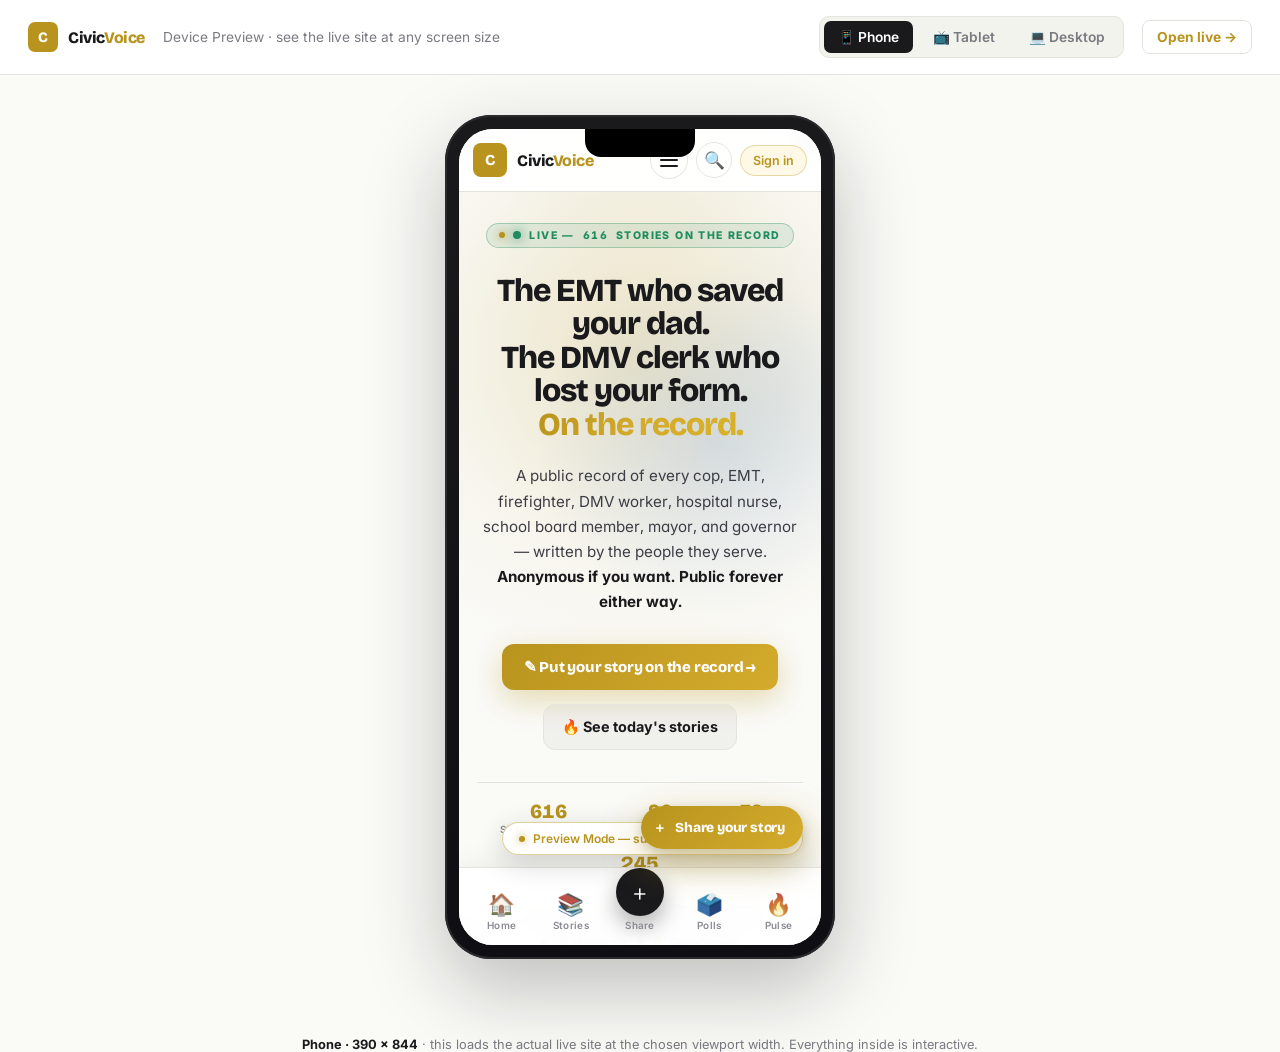
<file: frontend/preview.html>
<!DOCTYPE html>
<html lang="en">
<head>
<meta charset="utf-8">
<meta name="viewport" content="width=device-width, initial-scale=1.0">
<meta name="robots" content="noindex">
<title>CivicVoice &mdash; Device Preview</title>
<link rel="preconnect" href="https://fonts.googleapis.com">
<link rel="preconnect" href="https://fonts.gstatic.com" crossorigin>
<link href="https://fonts.googleapis.com/css2?family=Bricolage+Grotesque:opsz,wght@12..96,700;12..96,800&amp;family=Inter:wght@400;500;600;700;800&amp;display=swap" rel="stylesheet">
<style>
  :root {
    --bg:#fafaf7; --card:#fff; --border:#e5e3dd; --ink:#1a1a1d;
    --gray:#7a7a82; --light:#3d3d45; --accent:#b8941e;
  }
  *{margin:0;padding:0;box-sizing:border-box;}
  body{font-family:'Inter',-apple-system,BlinkMacSystemFont,'Segoe UI',Roboto,sans-serif;background:var(--bg);color:var(--ink);min-height:100vh;}

  .pv-top{position:sticky;top:0;z-index:10;background:rgba(255,255,255,0.92);backdrop-filter:blur(12px);border-bottom:1px solid var(--border);padding:16px 28px;display:flex;align-items:center;gap:18px;flex-wrap:wrap;}
  .pv-brand{display:flex;align-items:center;gap:10px;}
  .pv-brand-mark{width:30px;height:30px;background:var(--accent);border-radius:7px;display:flex;align-items:center;justify-content:center;font-family:'Bricolage Grotesque','Syne',sans-serif;font-weight:800;color:#fff;font-size:0.9rem;}
  .pv-brand-name{font-family:'Bricolage Grotesque','Syne',sans-serif;font-size:1rem;font-weight:800;letter-spacing:-0.4px;}
  .pv-brand-name span{color:var(--accent);}
  .pv-title{font-size:0.86rem;color:var(--gray);margin-right:auto;}

  .pv-tabs{display:flex;gap:6px;background:#f3f3ee;border:1px solid var(--border);border-radius:10px;padding:4px;}
  .pv-tabs button{background:transparent;border:none;color:var(--gray);font-family:'Inter',-apple-system,BlinkMacSystemFont,'Segoe UI',Roboto,sans-serif;font-size:0.86rem;font-weight:600;padding:8px 14px;border-radius:7px;cursor:pointer;transition:all 0.18s;display:inline-flex;align-items:center;gap:6px;}
  .pv-tabs button:hover{color:var(--ink);}
  .pv-tabs button.on{background:var(--ink);color:#fff;}

  .pv-link{font-size:0.86rem;color:var(--accent);text-decoration:none;font-weight:700;padding:8px 14px;border:1px solid var(--border);border-radius:8px;background:var(--card);}
  .pv-link:hover{background:#fef9e7;border-color:rgba(184,148,30,0.4);}

  .pv-stage{display:flex;align-items:flex-start;justify-content:center;padding:40px 20px 60px;min-height:calc(100vh - 80px);}
  .pv-device{position:relative;transition:width 0.35s cubic-bezier(0.4,0,0.2,1), height 0.35s cubic-bezier(0.4,0,0.2,1);}

  /* Phone — looks like an iPhone */
  .pv-device.phone{width:390px;height:844px;padding:14px;background:linear-gradient(180deg,#1a1a1d,#0f0f13);border-radius:46px;box-shadow:0 30px 80px rgba(15,15,19,0.25), inset 0 0 0 2px #2a2a2d;}
  .pv-device.phone::before{content:'';position:absolute;top:14px;left:50%;transform:translateX(-50%);width:110px;height:28px;background:#000;border-radius:0 0 16px 16px;z-index:2;}
  .pv-device.phone iframe{border-radius:34px;}

  /* Tablet — looks like an iPad */
  .pv-device.tablet{width:820px;height:1080px;max-height:calc(100vh - 140px);padding:18px;background:#1a1a1d;border-radius:32px;box-shadow:0 30px 80px rgba(15,15,19,0.22), inset 0 0 0 2px #2a2a2d;}
  .pv-device.tablet iframe{border-radius:18px;}

  /* Desktop — frameless monitor */
  .pv-device.desktop{width:1280px;max-width:calc(100vw - 60px);height:800px;padding:0;background:transparent;border:1px solid var(--border);border-radius:10px;box-shadow:0 18px 50px rgba(15,15,19,0.12);overflow:hidden;}
  .pv-device.desktop iframe{border-radius:8px;}

  .pv-device iframe{display:block;width:100%;height:100%;border:none;background:#fff;}

  .pv-meta{text-align:center;color:var(--gray);font-size:0.8rem;margin-top:18px;padding:0 20px;}
  .pv-meta strong{color:var(--ink);font-weight:700;}

  @media(max-width:880px){
    .pv-top{padding:12px 16px;gap:10px;}
    .pv-title{display:none;}
    .pv-device.tablet,.pv-device.desktop{transform:scale(0.6);transform-origin:top center;margin-bottom:-40%;}
    .pv-device.phone{transform:scale(0.85);transform-origin:top center;}
  }
</style>
</head>
<body>

<div class="pv-top">
  <div class="pv-brand">
    <div class="pv-brand-mark">C</div>
    <div class="pv-brand-name">Civic<span>Voice</span></div>
  </div>
  <div class="pv-title">Device Preview &middot; see the live site at any screen size</div>
  <div class="pv-tabs">
    <button class="on" id="b-phone"   onclick="setDevice('phone')">&#128241; Phone</button>
    <button         id="b-tablet"  onclick="setDevice('tablet')">&#128250; Tablet</button>
    <button         id="b-desktop" onclick="setDevice('desktop')">&#128187; Desktop</button>
  </div>
  <a class="pv-link" href="./index.html" target="_blank">Open live &rarr;</a>
</div>

<div class="pv-stage">
  <div class="pv-device phone" id="pvDevice">
    <iframe id="pvFrame" src="./index.html" title="CivicVoice preview" allow="clipboard-write; geolocation; web-share"></iframe>
  </div>
</div>

<div class="pv-meta">
  <strong id="pvMeta">Phone &middot; 390 &times; 844</strong>
  &middot; this loads the actual live site at the chosen viewport width. Everything inside is interactive.
</div>

<script>
  function setDevice(kind) {
    const device = document.getElementById('pvDevice');
    const meta = document.getElementById('pvMeta');
    device.classList.remove('phone', 'tablet', 'desktop');
    device.classList.add(kind);
    document.querySelectorAll('.pv-tabs button').forEach(b => b.classList.remove('on'));
    document.getElementById('b-' + kind).classList.add('on');
    const labels = {
      phone:   'Phone · 390 × 844',
      tablet:  'Tablet · 820 × 1080',
      desktop: 'Desktop · 1280 × 800',
    };
    meta.textContent = labels[kind];
  }
  // Switch via keyboard: 1/2/3
  document.addEventListener('keydown', (e) => {
    if (e.key === '1') setDevice('phone');
    else if (e.key === '2') setDevice('tablet');
    else if (e.key === '3') setDevice('desktop');
  });
</script>

</body>
</html>
</file>
<file: frontend/styles.css>
:root {
  /* Light civic palette — fresh, modern, cream/white with gold accent */
  --bg:#fafaf7; --bg2:#f3f3ee; --card:#ffffff; --border:#e5e3dd;
  --white:#1a1a1d;            /* primary text (variable kept for back-compat) */
  --light:#3d3d45;            /* secondary text */
  --gray:#8a8a93;             /* tertiary text */
  --ink:#1a1a1d;              /* alias for primary text */
  --accent:#b8941e;           /* gold, darker for contrast on white */
  --accent2:#d9b228;          /* gold hover */
  --accent-soft:#fef9e7;      /* very pale gold for backgrounds */
  --red:#c93434; --green:#1f8c5f; --blue:#2563d9;
  --shadow-sm:0 1px 2px rgba(15,15,19,0.04);
  --shadow:0 6px 24px rgba(15,15,19,0.08);
  --shadow-lg:0 18px 48px rgba(15,15,19,0.12);
}
*{margin:0;padding:0;box-sizing:border-box;}
html{scroll-behavior:smooth;}
body{font-family:'Inter','Epilogue',-apple-system,BlinkMacSystemFont,'Segoe UI',Roboto,sans-serif;background:var(--bg);color:var(--ink);min-height:100vh;background-image:radial-gradient(ellipse 80% 50% at 50% -10%, rgba(184,148,30,0.06), transparent 60%), radial-gradient(ellipse 60% 40% at 90% 30%, rgba(37,109,217,0.04), transparent 50%);background-attachment:fixed;-webkit-font-smoothing:antialiased;text-rendering:optimizeLegibility;font-feature-settings:'cv11','ss01','ss03','cv02';font-variant-numeric:tabular-nums;}
/* Bricolage Grotesque is a variable font with optical sizing — let bigger text render at its display optical size */
h1,h2,h3,.brand-name,.sd-name,.sp-name,.pulse-name,.oc-name,.mo-name,.notify-title,.ac-title,.vr-title{font-optical-sizing:auto;letter-spacing:-0.025em;}
/* Defensive: nothing inside the page may push the viewport sideways on phones */
html,body{overflow-x:hidden;max-width:100vw;}
/* When the user is on Pulse on a phone, the document scrolls with snap — filters scroll off, then one card at a time. proximity (not mandatory) so other pages stay normal. */
html.snap-pulse{scroll-snap-type:y mandatory;scroll-padding-top:74px;scroll-behavior:smooth;}
html.snap-pulse body{scroll-snap-type:y mandatory;}
::selection{background:var(--accent);color:#ffffff;}

/* Demo-mode badge (only shown in static mode via JS) */
.demo-badge{position:fixed;bottom:18px;right:18px;background:rgba(255,255,255,0.96);border:1px solid rgba(184,148,30,0.45);border-radius:999px;padding:8px 16px;font-size:0.75rem;color:var(--accent);backdrop-filter:blur(10px);z-index:500;font-family:'Inter','Epilogue',-apple-system,BlinkMacSystemFont,'Segoe UI',Roboto,sans-serif;font-weight:600;display:none;align-items:center;gap:8px;box-shadow:0 8px 28px rgba(15,15,19,0.18);}
.demo-badge::before{content:'';width:6px;height:6px;border-radius:50%;background:var(--accent);box-shadow:0 0 10px var(--accent);animation:pulse 2s infinite;}
.demo-badge.show{display:inline-flex;}
@keyframes pulse{0%,100%{opacity:1;}50%{opacity:0.4;}}

/* TOPBAR */
.topbar{display:flex;align-items:center;justify-content:space-between;padding:16px 40px;border-bottom:1px solid var(--border);background:rgba(255,255,255,0.92);position:sticky;top:0;z-index:200;backdrop-filter:blur(12px) saturate(150%);gap:16px;}
.topbar-auth{position:relative;display:flex;align-items:center;gap:8px;}
/* Hamburger button — hidden on desktop, visible on mobile */
.mobile-menu-btn{display:none;background:transparent;border:1px solid var(--border);width:38px;height:38px;border-radius:50%;cursor:pointer;flex-direction:column;align-items:center;justify-content:center;gap:4px;padding:0;}
.mobile-menu-btn:hover{background:var(--accent-soft);border-color:rgba(184,148,30,0.4);}
.mmb-line{display:block;width:18px;height:2px;background:var(--ink);border-radius:1px;}

/* Mobile drawer */
.mobile-drawer-backdrop{display:none;position:fixed;inset:0;background:rgba(15,15,19,0.45);z-index:480;backdrop-filter:blur(4px);}
.mobile-drawer-backdrop.show{display:block;animation:fadeUp 0.18s ease;}
.mobile-drawer{display:none;position:fixed;top:0;right:0;height:100vh;width:min(86vw, 360px);background:var(--card);border-left:1px solid var(--border);z-index:490;box-shadow:-20px 0 50px rgba(15,15,19,0.18);flex-direction:column;}
.mobile-drawer.show{display:flex;animation:slideInRight 0.25s cubic-bezier(0.4,0,0.2,1);}
@keyframes slideInRight{from{transform:translateX(100%);}to{transform:translateX(0);}}
.md-head{display:flex;align-items:center;justify-content:space-between;padding:18px 22px;border-bottom:1px solid var(--border);}
.md-brand{display:flex;align-items:center;gap:10px;}
.md-brand .brand-mark{width:30px;height:30px;font-size:0.85rem;}
.md-brand .brand-name{font-family:'Bricolage Grotesque','Syne',sans-serif;font-size:1.05rem;font-weight:800;letter-spacing:-0.4px;}
.md-close{background:rgba(15,15,19,0.06);border:none;color:var(--ink);width:36px;height:36px;border-radius:50%;cursor:pointer;font-size:1.5rem;line-height:1;display:inline-flex;align-items:center;justify-content:center;}
.md-close:hover{background:rgba(15,15,19,0.1);}
.md-nav{display:flex;flex-direction:column;padding:14px 12px;gap:2px;flex:1;overflow-y:auto;}
.md-nav button{display:flex;align-items:center;background:transparent;border:none;color:var(--ink);font-family:'Inter','Epilogue',-apple-system,BlinkMacSystemFont,'Segoe UI',Roboto,sans-serif;font-size:1rem;font-weight:600;padding:14px 16px;border-radius:10px;cursor:pointer;text-align:left;transition:background 0.15s;width:100%;}
.md-nav button:hover{background:var(--accent-soft);color:var(--accent);}
.md-divider{height:1px;background:var(--border);margin:8px 16px;}
.md-foot{padding:14px 22px;border-top:1px solid var(--border);}

.sign-in-btn{background:var(--accent-soft);color:var(--accent);border:1px solid rgba(184,148,30,0.32);font-family:'Inter','Epilogue',-apple-system,BlinkMacSystemFont,'Segoe UI',Roboto,sans-serif;font-weight:600;font-size:0.85rem;padding:8px 16px;border-radius:999px;cursor:pointer;transition:all 0.18s;}
.sign-in-btn:hover{background:rgba(184,148,30,0.14);border-color:rgba(184,148,30,0.5);}
.user-pill{display:none;align-items:center;gap:8px;background:rgba(15,15,19,0.04);border:1px solid var(--border);color:var(--ink);font-family:'Inter','Epilogue',-apple-system,BlinkMacSystemFont,'Segoe UI',Roboto,sans-serif;font-weight:500;font-size:0.85rem;padding:5px 12px 5px 5px;border-radius:999px;cursor:pointer;transition:all 0.18s;}
.user-pill:hover{background:rgba(15,15,19,0.07);}
.up-avatar{width:28px;height:28px;border-radius:50%;background:var(--accent);color:#fff;font-family:'Bricolage Grotesque','Syne',sans-serif;font-weight:800;font-size:0.8rem;display:inline-flex;align-items:center;justify-content:center;}
.up-handle{max-width:140px;white-space:nowrap;overflow:hidden;text-overflow:ellipsis;}
.up-caret{font-size:0.7rem;color:var(--gray);margin-left:2px;}
.user-menu{display:none;position:absolute;right:0;top:calc(100% + 8px);background:var(--card);border:1px solid var(--border);border-radius:12px;min-width:260px;box-shadow:var(--shadow-lg);padding:6px;z-index:250;animation:fadeUp 0.18s ease;}
.user-menu.show{display:block;}
.um-header{padding:14px 14px 12px;border-bottom:1px solid var(--border);margin-bottom:6px;}
.um-handle{font-weight:700;font-size:0.95rem;color:var(--ink);}
.um-meta{font-size:0.74rem;color:var(--gray);margin-top:2px;}
.um-item{display:flex;align-items:center;gap:10px;width:100%;background:transparent;border:none;color:var(--light);font-family:'Inter','Epilogue',-apple-system,BlinkMacSystemFont,'Segoe UI',Roboto,sans-serif;font-size:0.86rem;text-align:left;padding:9px 12px;border-radius:8px;cursor:pointer;transition:background 0.15s;}
.um-item:hover{background:rgba(15,15,19,0.04);color:var(--ink);}

/* Auth modal */
.auth-overlay{display:none;position:fixed;inset:0;background:rgba(15,15,19,0.55);z-index:500;backdrop-filter:blur(8px);align-items:center;justify-content:center;padding:20px;}
.auth-overlay.show{display:flex;animation:fadeUp 0.2s ease;}
.auth-modal{background:var(--card);border:1px solid var(--border);border-radius:20px;width:100%;max-width:440px;padding:36px 32px 28px;position:relative;box-shadow:var(--shadow-lg);}
.auth-close{position:absolute;top:14px;right:14px;background:rgba(15,15,19,0.04);border:none;color:var(--gray);width:32px;height:32px;border-radius:8px;cursor:pointer;font-size:1.4rem;line-height:1;transition:all 0.15s;}
.auth-close:hover{background:rgba(15,15,19,0.08);color:var(--ink);}
.auth-eyebrow{font-size:0.68rem;font-weight:700;letter-spacing:1.5px;color:var(--accent);margin-bottom:8px;}
.auth-title{font-family:'Bricolage Grotesque','Syne',sans-serif;font-size:1.55rem;font-weight:800;letter-spacing:-0.5px;color:var(--ink);margin-bottom:10px;}
.auth-sub{font-size:0.88rem;line-height:1.55;color:var(--light);margin-bottom:24px;}
.auth-sub strong{color:var(--accent);font-weight:700;}
.auth-providers{display:flex;flex-direction:column;gap:9px;margin-bottom:18px;}
.auth-prov{display:flex;align-items:center;gap:12px;justify-content:center;background:var(--card);border:1.5px solid var(--border);color:var(--ink);font-family:'Inter','Epilogue',-apple-system,BlinkMacSystemFont,'Segoe UI',Roboto,sans-serif;font-size:0.92rem;font-weight:600;padding:12px 16px;border-radius:11px;cursor:pointer;transition:all 0.18s;}
.auth-prov:hover{transform:translateY(-1px);border-color:rgba(15,15,19,0.25);box-shadow:var(--shadow-sm);}
.auth-google{background:#fff;color:#1a1a1d;border-color:#dadce0;}
.auth-google:hover{background:#f8f9fa;border-color:#c4c7cc;}
.auth-github{background:#1a1a1d;border-color:#1a1a1d;color:#fff;}
.auth-github:hover{background:#2a2a2d;border-color:#2a2a2d;}
.auth-email-btn{background:var(--accent);color:#fff;border-color:var(--accent);font-weight:800;font-family:'Bricolage Grotesque','Syne',sans-serif;}
.auth-email-btn:hover{background:var(--accent2);border-color:var(--accent2);transform:translateY(-1px);}
.ap-icon{width:22px;height:22px;border-radius:50%;background:rgba(15,15,19,0.06);display:inline-flex;align-items:center;justify-content:center;font-family:'Bricolage Grotesque','Syne',sans-serif;font-weight:800;font-size:0.85rem;color:inherit;}
.auth-github .ap-icon{background:rgba(255,255,255,0.12);}
.auth-divider{display:flex;align-items:center;gap:10px;color:var(--gray);font-size:0.78rem;margin:6px 0 14px;}
.auth-divider::before,.auth-divider::after{content:'';flex:1;height:1px;background:var(--border);}
.auth-email{display:flex;flex-direction:column;gap:8px;margin-bottom:18px;}
.auth-email input{background:#fafaf7;border:1.5px solid var(--border);border-radius:10px;padding:11px 14px;color:var(--ink);font-family:'Inter','Epilogue',-apple-system,BlinkMacSystemFont,'Segoe UI',Roboto,sans-serif;font-size:0.9rem;outline:none;transition:border-color 0.18s;}
.auth-email input:focus{border-color:rgba(184,148,30,0.5);background:#fff;}
.auth-footer{font-size:0.72rem;color:var(--gray);line-height:1.55;text-align:center;border-top:1px solid var(--border);padding-top:14px;}
.brand{display:flex;align-items:center;gap:10px;cursor:pointer;}
.brand-mark{width:34px;height:34px;background:var(--accent);border-radius:8px;display:flex;align-items:center;justify-content:center;font-family:'Bricolage Grotesque','Syne',sans-serif;font-weight:800;color:var(--bg);font-size:0.95rem;}
.brand-name{font-family:'Bricolage Grotesque','Syne',sans-serif;font-size:1.15rem;font-weight:800;letter-spacing:-0.5px;}
.brand-name span{color:var(--accent);}
.topnav{display:flex;gap:4px;}
.topnav button{background:none;border:none;color:var(--gray);font-family:'Inter','Epilogue',-apple-system,BlinkMacSystemFont,'Segoe UI',Roboto,sans-serif;font-size:0.83rem;font-weight:500;padding:7px 14px;border-radius:8px;cursor:pointer;transition:all 0.2s;}
.topnav button.active,.topnav button:hover{background:rgba(15,15,19,0.045);color:var(--ink);}

/* "More" dropdown in nav */
.nav-more-wrap{position:relative;display:inline-block;}
.nav-more-btn{background:none;border:none;color:var(--gray);font-family:'Inter','Epilogue',-apple-system,BlinkMacSystemFont,'Segoe UI',Roboto,sans-serif;font-size:0.83rem;font-weight:500;padding:7px 14px;border-radius:8px;cursor:pointer;transition:all 0.2s;display:inline-flex;align-items:center;gap:4px;}
.nav-more-btn:hover,.nav-more-btn.active{background:rgba(15,15,19,0.045);color:var(--ink);}
.nav-more-caret{font-size:0.7rem;transition:transform 0.18s;}
.nav-more-btn.active .nav-more-caret,.nav-more-menu.show ~ .nav-more-btn .nav-more-caret{transform:rotate(180deg);}
.nav-more-menu{display:none;position:absolute;top:calc(100% + 8px);left:0;background:var(--card);border:1px solid var(--border);border-radius:12px;min-width:220px;box-shadow:var(--shadow-lg);padding:6px;z-index:250;animation:fadeUp 0.18s ease;}
.nav-more-menu.show{display:block;}
.nav-more-menu button{display:block;width:100%;text-align:left;background:transparent;border:none;color:var(--light);font-family:'Inter','Epilogue',-apple-system,BlinkMacSystemFont,'Segoe UI',Roboto,sans-serif;font-size:0.88rem;padding:9px 12px;border-radius:8px;cursor:pointer;transition:background 0.15s;}
.nav-more-menu button:hover{background:rgba(15,15,19,0.04);color:var(--ink);}
.btn-gold{background:var(--accent);color:var(--bg);font-family:'Inter','Epilogue',-apple-system,BlinkMacSystemFont,'Segoe UI',Roboto,sans-serif;font-weight:700;font-size:0.88rem;padding:11px 24px;border-radius:10px;border:none;cursor:pointer;transition:all 0.2s;box-shadow:0 4px 16px rgba(184,148,30,0.22);}
.btn-gold:hover{background:var(--accent2);transform:translateY(-1px);box-shadow:0 8px 24px rgba(184,148,30,0.4);}
.btn-gold:active{transform:translateY(0);}
.btn-ghost{background:transparent;color:var(--white);border:1.5px solid var(--border);font-family:'Inter','Epilogue',-apple-system,BlinkMacSystemFont,'Segoe UI',Roboto,sans-serif;font-weight:600;font-size:0.88rem;padding:10px 22px;border-radius:10px;cursor:pointer;transition:all 0.2s;}
.btn-ghost:hover{border-color:rgba(15,15,19,0.3);background:rgba(15,15,19,0.025);transform:translateY(-1px);}

/* SECTIONS */
section{display:none;animation:fadeUp 0.32s ease;}
section.active{display:block;}
@keyframes fadeUp{from{opacity:0;transform:translateY(14px);}to{opacity:1;transform:translateY(0);}}

/* HOME — plain single-column layout */
.hero{max-width:900px;margin:0 auto;padding:80px 40px 50px;text-align:center;position:relative;}
.hero::before{content:'';position:absolute;width:520px;height:520px;left:50%;top:-100px;transform:translateX(-50%);background:radial-gradient(circle, rgba(184,148,30,0.1), transparent 65%);pointer-events:none;z-index:-1;}
.hero h1{font-family:'Bricolage Grotesque','Syne',sans-serif;font-size:clamp(2.6rem,5.5vw,4.4rem);font-weight:800;line-height:1.02;letter-spacing:-2px;margin-bottom:22px;}
.hero h1 em{color:var(--accent);font-style:normal;background:linear-gradient(120deg,var(--accent) 0%,var(--accent2) 100%);-webkit-background-clip:text;background-clip:text;-webkit-text-fill-color:transparent;}
.hero-eyebrow{display:inline-flex;align-items:center;gap:8px;font-family:'Inter','Epilogue',-apple-system,BlinkMacSystemFont,'Segoe UI',Roboto,sans-serif;font-size:0.72rem;font-weight:600;letter-spacing:1.5px;text-transform:uppercase;color:var(--accent);background:rgba(184,148,30,0.11);border:1px solid rgba(184,148,30,0.35);border-radius:999px;padding:6px 14px;margin-bottom:24px;}
.hero-eyebrow::before{content:'';width:6px;height:6px;border-radius:50%;background:var(--accent);box-shadow:0 0 8px var(--accent);}
.hero-lead{color:var(--light);font-size:1.05rem;line-height:1.65;margin-bottom:36px;max-width:560px;margin-left:auto;margin-right:auto;}

/* Two-card primary CTA row */
.hero-cta-row{display:grid;grid-template-columns:1fr 1fr;gap:14px;max-width:760px;margin:0 auto 44px;}
.cta-card{display:flex;flex-direction:column;align-items:flex-start;gap:6px;text-align:left;padding:24px 22px;border-radius:14px;border:1.5px solid var(--border);background:var(--card);cursor:pointer;font-family:'Inter','Epilogue',-apple-system,BlinkMacSystemFont,'Segoe UI',Roboto,sans-serif;color:var(--white);transition:all 0.25s cubic-bezier(0.4,0,0.2,1);}
.cta-card:hover{transform:translateY(-3px);box-shadow:0 18px 40px rgba(15,15,19,0.15);}
.cta-card .cta-icon{font-size:1.8rem;line-height:1;margin-bottom:4px;}
.cta-card .cta-title{font-family:'Bricolage Grotesque','Syne',sans-serif;font-size:1.05rem;font-weight:800;line-height:1.2;}
.cta-card .cta-sub{font-size:0.82rem;color:var(--gray);line-height:1.45;}
.cta-praise{border-color:rgba(78,201,138,0.25);background:linear-gradient(180deg,rgba(78,201,138,0.05),var(--card));}
.cta-praise:hover{border-color:rgba(78,201,138,0.5);}
.cta-praise .cta-title{color:var(--green);}
.cta-doc{border-color:rgba(184,148,30,0.3);background:linear-gradient(180deg,rgba(184,148,30,0.06),var(--card));}
.cta-doc:hover{border-color:rgba(232,197,71,0.5);}
.cta-doc .cta-title{color:var(--accent);}

/* Category status strip */
.categories-strip{display:flex;justify-content:center;align-items:center;gap:18px;flex-wrap:wrap;padding:14px 20px;border-top:1px solid var(--border);border-bottom:1px solid var(--border);margin-top:10px;background:rgba(15,15,19,0.015);font-family:'Inter','Epilogue',-apple-system,BlinkMacSystemFont,'Segoe UI',Roboto,sans-serif;}
.cs-item{font-size:0.78rem;color:var(--gray);display:inline-flex;align-items:center;gap:6px;}
.cs-item.live{color:var(--white);}
.cs-item strong{color:var(--accent);font-weight:700;letter-spacing:0.3px;}
.cs-dot{width:6px;height:6px;border-radius:50%;background:var(--gray);}
.cs-dot.live{background:var(--green);box-shadow:0 0 8px rgba(78,201,138,0.5);animation:pulse 2.4s infinite;}
@media(max-width:700px){
  .hero-cta-row{grid-template-columns:1fr;}
  .categories-strip{gap:10px;font-size:0.72rem;padding:12px 14px;}
}
.hero p{color:var(--light);font-size:1rem;line-height:1.75;margin-bottom:32px;}
.hero-btns{display:flex;gap:12px;flex-wrap:wrap;}
.phone-mock{background:var(--card);border-radius:26px;border:1.5px solid var(--border);padding:24px 18px;box-shadow:0 40px 80px rgba(15,15,19,0.12);width:240px;margin:0 auto;}
.pn{width:70px;height:5px;background:var(--border);border-radius:3px;margin:0 auto 20px;}
.pm-lbl{font-size:0.68rem;text-transform:uppercase;letter-spacing:1px;color:var(--gray);margin-bottom:4px;}
.pm-title{font-family:'Bricolage Grotesque','Syne',sans-serif;font-size:1rem;font-weight:800;margin-bottom:16px;}
.pm-row{display:grid;grid-template-columns:1fr 1fr;gap:8px;margin-bottom:14px;}
.pm-chip{padding:10px 6px;border-radius:9px;text-align:center;font-weight:700;font-size:0.76rem;border:1.5px solid;cursor:pointer;transition:transform 0.15s, filter 0.15s;}
.pm-chip:hover{transform:translateY(-1px);filter:brightness(1.15);}
.pm-chip.f{background:rgba(78,201,138,0.1);color:var(--green);border-color:rgba(78,201,138,0.3);}
.pm-chip.u{background:rgba(224,82,82,0.1);color:var(--red);border-color:rgba(224,82,82,0.3);}
.pm-stars{color:var(--accent);font-size:1.3rem;margin-bottom:14px;display:flex;gap:2px;justify-content:center;}
.pm-stars span{cursor:pointer;transition:transform 0.15s;}
.pm-stars span:hover{transform:scale(1.15);}
.pm-btn{background:var(--accent);color:var(--bg);border:none;border-radius:9px;width:100%;padding:10px;font-family:'Bricolage Grotesque','Syne',sans-serif;font-weight:800;font-size:0.8rem;cursor:pointer;transition:background 0.15s;}
.pm-btn:hover{background:var(--accent2);}
.pm-note{font-size:0.68rem;color:var(--gray);text-align:center;margin-top:6px;}

.stats-strip{display:flex;border-top:1px solid var(--border);border-bottom:1px solid var(--border);background:var(--bg2);}
.ss{flex:1;padding:28px 20px;text-align:center;border-right:1px solid var(--border);}
.ss:last-child{border-right:none;}
.ss-n{font-family:'Bricolage Grotesque','Syne',sans-serif;font-size:1.9rem;font-weight:800;color:var(--accent);}
.ss-l{font-size:0.75rem;color:var(--gray);text-transform:uppercase;letter-spacing:0.7px;margin-top:3px;}

/* SHARED FORM STYLES */
.wrap{max-width:660px;margin:50px auto;padding:0 24px;}
.wrap-wide{max-width:880px;margin:50px auto;padding:0 24px;}
.ph{margin-bottom:28px;}
.ph h2{font-family:'Bricolage Grotesque','Syne',sans-serif;font-size:1.75rem;font-weight:800;letter-spacing:-0.5px;}
.ph p{color:var(--gray);margin-top:5px;font-size:0.9rem;}
.rcard{background:var(--card);border-radius:18px;border:1px solid var(--border);padding:32px;box-shadow:0 20px 50px rgba(15,15,19,0.1);}
.fl{margin-bottom:20px;}
.fl label{display:block;font-size:0.75rem;font-weight:600;text-transform:uppercase;letter-spacing:0.8px;color:var(--accent);margin-bottom:8px;}
.fl input,.fl textarea,.fl select{width:100%;background:rgba(15,15,19,0.035);border:1.5px solid var(--border);border-radius:10px;padding:12px 14px;color:var(--white);font-family:'Inter','Epilogue',-apple-system,BlinkMacSystemFont,'Segoe UI',Roboto,sans-serif;font-size:0.93rem;outline:none;transition:border-color 0.2s;}
.fl input:focus,.fl textarea:focus,.fl select:focus{border-color:rgba(184,148,30,0.55);}
.fl textarea{resize:vertical;min-height:85px;}
.fl select option{background:var(--bg2);}
.fl-2{display:grid;grid-template-columns:1fr 1fr;gap:14px;}

/* Verdict toggle */
.vt-grid{display:grid;grid-template-columns:1fr 1fr;gap:10px;}
.vt{padding:16px;border-radius:12px;border:2px solid var(--border);background:rgba(15,15,19,0.02);cursor:pointer;text-align:center;transition:all 0.2s;font-family:'Inter','Epilogue',-apple-system,BlinkMacSystemFont,'Segoe UI',Roboto,sans-serif;}
.vt .vi{font-size:1.6rem;display:block;margin-bottom:5px;}
.vt .vl{font-weight:700;font-size:0.9rem;display:block;}
.vt .vs{font-size:0.75rem;color:var(--gray);display:block;margin-top:2px;}
.vt.fair-sel{border-color:var(--green);background:rgba(78,201,138,0.07);}
.vt.unfair-sel{border-color:var(--red);background:rgba(224,82,82,0.07);}

/* Stars */
.stars-row{display:flex;gap:8px;}
.sr{font-size:2rem;cursor:pointer;color:rgba(15,15,19,0.08);transition:all 0.15s;user-select:none;}
.sr.on{color:var(--accent);text-shadow:0 0 10px rgba(184,148,30,0.5);}
.sr:hover{transform:scale(1.2);}

/* Tags */
.tags{display:flex;gap:7px;flex-wrap:wrap;}
.tag{background:rgba(15,15,19,0.03);border:1.5px solid var(--border);border-radius:20px;padding:6px 14px;font-size:0.8rem;cursor:pointer;transition:all 0.2s;color:var(--gray);}
.tag.on{background:rgba(184,148,30,0.13);border-color:rgba(184,148,30,0.45);color:var(--accent);}
.tag.on.neg{background:rgba(224,82,82,0.08);border-color:rgba(224,82,82,0.3);color:var(--red);}
.tag.on.pos{background:rgba(78,201,138,0.08);border-color:rgba(78,201,138,0.3);color:var(--green);}

/* Compact live rating chip — sits at the top of the rate form card; only appears once the user moves past step 1 */
.live-rating{display:none;align-items:center;justify-content:space-between;gap:12px;background:rgba(184,148,30,0.07);border:1px solid rgba(184,148,30,0.28);border-radius:10px;padding:9px 14px;margin-bottom:18px;transition:all 0.25s cubic-bezier(0.4,0,0.2,1);}
.live-rating.visible{display:flex;animation:slideIn 0.35s ease;}
@keyframes slideIn{from{opacity:0;transform:translateY(-6px);}to{opacity:1;transform:translateY(0);}}
.live-rating.pulse{animation:lrPulse 0.7s ease;}
@keyframes lrPulse{0%{box-shadow:0 0 0 0 rgba(184,148,30,0.55);}60%{box-shadow:0 0 0 8px rgba(232,197,71,0);}100%{box-shadow:0 0 0 0 rgba(232,197,71,0);}}
.lr-left{display:flex;align-items:center;gap:12px;}
.lr-label{font-size:0.64rem;font-weight:700;letter-spacing:1.1px;text-transform:uppercase;color:var(--accent);}
.lr-stars{font-size:1.05rem;letter-spacing:2px;color:var(--accent);line-height:1;}
.lr-num{font-family:'Inter','Epilogue',-apple-system,BlinkMacSystemFont,'Segoe UI',Roboto,sans-serif;font-size:0.76rem;color:var(--gray);font-weight:600;}
.lr-num.manual{color:var(--blue);}
.lr-adjust{background:transparent;color:var(--gray);border:none;font-family:'Inter','Epilogue',-apple-system,BlinkMacSystemFont,'Segoe UI',Roboto,sans-serif;font-size:0.75rem;cursor:pointer;text-decoration:underline;text-underline-offset:3px;padding:2px 4px;}
.lr-adjust:hover{color:var(--accent);}

.lr-adjust-panel{display:none;align-items:center;gap:12px;background:rgba(91,138,240,0.05);border:1px solid rgba(91,138,240,0.18);border-radius:10px;padding:9px 14px;margin-bottom:18px;}
.lr-adjust-panel.show{display:flex;flex-wrap:wrap;}
.lap-label{font-size:0.7rem;color:var(--gray);text-transform:uppercase;letter-spacing:0.8px;font-weight:600;}
.lap-stars{display:flex;gap:4px;}
.lap-stars span{font-size:1.3rem;color:rgba(15,15,19,0.12);cursor:pointer;transition:all 0.12s;user-select:none;}
.lap-stars span:hover{transform:scale(1.18);}
.lap-stars span.on{color:var(--accent);text-shadow:0 0 8px rgba(184,148,30,0.5);}
.lap-clear{background:transparent;color:var(--gray);border:1px solid var(--border);border-radius:8px;padding:4px 10px;font-family:'Inter','Epilogue',-apple-system,BlinkMacSystemFont,'Segoe UI',Roboto,sans-serif;font-size:0.72rem;cursor:pointer;margin-left:auto;}
.lap-clear:hover{color:var(--white);border-color:rgba(15,15,19,0.18);}

/* Share pill row — Twitter, LinkedIn, WhatsApp, Facebook, Copy, More */
.share-strip{display:flex;flex-wrap:wrap;gap:8px;margin-top:14px;padding-top:14px;border-top:1px solid var(--border);width:100%;}
.share-pill{background:rgba(255,255,255,0.04);border:1.5px solid var(--border);border-radius:999px;padding:8px 14px;font-family:'Inter','Epilogue',-apple-system,BlinkMacSystemFont,'Segoe UI',Roboto,sans-serif;font-size:0.78rem;font-weight:600;cursor:pointer;color:var(--light);transition:all 0.18s;display:inline-flex;align-items:center;gap:6px;}
.share-pill:hover{transform:translateY(-1px);background:rgba(232,197,71,0.08);border-color:rgba(232,197,71,0.45);color:var(--accent);}
.share-pill.share-twitter{background:#0f0f13;color:#fff;border-color:#0f0f13;}
.share-pill.share-twitter:hover{background:#272730;color:#fff;border-color:#272730;}
.share-pill.share-linkedin{background:#0a66c2;color:#fff;border-color:#0a66c2;}
.share-pill.share-linkedin:hover{background:#084d92;color:#fff;border-color:#084d92;}
.share-pill.share-whatsapp{background:#25d366;color:#fff;border-color:#25d366;}
.share-pill.share-whatsapp:hover{background:#1ea655;color:#fff;border-color:#1ea655;}
.share-pill.share-facebook{background:#1877f2;color:#fff;border-color:#1877f2;}
.share-pill.share-facebook:hover{background:#0d5bc2;color:#fff;border-color:#0d5bc2;}

/* Message-type pills in the Reach Out form */
.msg-type-pills{display:flex;gap:8px;flex-wrap:wrap;}
.msg-type{background:rgba(255,255,255,0.04);border:1.5px solid var(--border);border-radius:10px;padding:11px 16px;font-family:'Inter','Epilogue',-apple-system,BlinkMacSystemFont,'Segoe UI',Roboto,sans-serif;font-size:0.92rem;cursor:pointer;color:var(--light);transition:all 0.18s;font-weight:600;}
.msg-type:hover{border-color:rgba(232,197,71,0.4);}
.msg-type.on[data-type="praise"]{background:rgba(78,201,138,0.1);border-color:rgba(78,201,138,0.5);color:var(--green);}
.msg-type.on[data-type="complaint"]{background:rgba(224,82,82,0.08);border-color:rgba(224,82,82,0.45);color:var(--red);}

/* Stream / grid view toggle */
.view-toggle{display:flex;gap:6px;margin:18px 0 22px;background:rgba(255,255,255,0.025);border:1px solid var(--border);border-radius:10px;padding:4px;width:fit-content;}
.vt-btn{background:transparent;border:none;color:var(--gray);font-family:'Inter','Epilogue',-apple-system,BlinkMacSystemFont,'Segoe UI',Roboto,sans-serif;font-size:0.82rem;font-weight:600;padding:8px 16px;border-radius:8px;cursor:pointer;transition:all 0.18s;}
.vt-btn:hover{color:var(--white);}
.vt-btn.on{background:rgba(232,197,71,0.12);color:var(--accent);}

/* Story stream — forum-style feed, redesigned for readability */
.story-stream{display:flex;flex-direction:column;gap:14px;margin-bottom:32px;}
.story-post{background:var(--card);border:1px solid var(--border);border-radius:18px;padding:26px 30px;transition:all 0.22s cubic-bezier(0.4,0,0.2,1);cursor:pointer;box-shadow:var(--shadow-sm);}
.story-post:hover{border-color:rgba(184,148,30,0.4);transform:translateY(-2px);box-shadow:var(--shadow);}
.sp-head{display:flex;align-items:flex-start;gap:16px;margin-bottom:18px;}
.sp-icon{width:52px;height:52px;border-radius:13px;background:var(--bg2);display:flex;align-items:center;justify-content:center;font-size:1.6rem;flex-shrink:0;border:1px solid var(--border);}
.sp-meta{flex:1;min-width:0;}
.sp-who{display:flex;align-items:center;flex-wrap:wrap;gap:10px;margin-bottom:4px;}
.sp-who .sp-name{font-weight:700;font-size:1.08rem;color:var(--ink);cursor:pointer;line-height:1.2;}
.sp-who .sp-name:hover{color:var(--accent);text-decoration:underline;text-underline-offset:3px;}
.sp-who .sp-role{font-size:0.65rem;color:var(--gray);text-transform:uppercase;letter-spacing:1.1px;font-weight:700;background:var(--bg2);border:1px solid var(--border);border-radius:999px;padding:3px 10px;}
.sp-agency{font-size:0.86rem;color:var(--light);line-height:1.4;}
.sp-agency .sp-loc{color:var(--gray);}
.sp-sentiment{display:flex;flex-direction:column;align-items:flex-end;gap:4px;flex-shrink:0;}
.sp-sentiment .sp-stars{color:var(--accent);font-size:1rem;letter-spacing:2px;line-height:1;}
.sp-sentiment .sp-tag{font-size:0.72rem;font-weight:700;letter-spacing:0.5px;padding:3px 10px;border-radius:999px;text-transform:uppercase;}
.sp-sentiment.pos .sp-tag{color:var(--green);background:rgba(31,140,95,0.1);border:1px solid rgba(31,140,95,0.25);}
.sp-sentiment.neg .sp-tag{color:var(--red);background:rgba(201,52,52,0.08);border:1px solid rgba(201,52,52,0.22);}
.sp-body{font-size:1.05rem;line-height:1.72;color:var(--ink);font-family:'Inter','Epilogue',-apple-system,BlinkMacSystemFont,'Segoe UI',Roboto,sans-serif;font-weight:400;}
.sp-body.truncated::after{content:'';display:block;height:30px;margin-top:-30px;background:linear-gradient(180deg, transparent, var(--card));position:relative;}
.sp-readmore{display:inline-block;margin-top:6px;color:var(--accent);font-weight:600;font-size:0.85rem;text-decoration:underline;text-underline-offset:3px;cursor:pointer;background:none;border:none;font-family:'Inter','Epilogue',-apple-system,BlinkMacSystemFont,'Segoe UI',Roboto,sans-serif;padding:0;}
.sp-readmore:hover{color:var(--accent2);}
.sp-byline{font-size:0.78rem;color:var(--gray);margin-top:12px;display:flex;align-items:center;gap:8px;flex-wrap:wrap;}
.sp-byline .sp-author{display:inline-flex;align-items:center;gap:6px;color:var(--light);transition:color 0.15s;}
.sp-byline .sp-author:hover{color:var(--accent);}
.sp-byline .sp-author-avatar{width:18px;height:18px;border-radius:50%;background:var(--accent-soft);color:var(--accent);font-family:'Bricolage Grotesque','Syne',sans-serif;font-weight:800;font-size:0.6rem;display:inline-flex;align-items:center;justify-content:center;}
.sp-byline .sp-sep{color:var(--border);}
.sp-foot{display:flex;align-items:center;gap:8px;margin-top:18px;padding-top:14px;border-top:1px solid var(--border);flex-wrap:wrap;}
.sp-actions{display:flex;gap:6px;flex-wrap:wrap;}
.sp-action{background:transparent;border:1px solid var(--border);color:var(--gray);font-family:'Inter','Epilogue',-apple-system,BlinkMacSystemFont,'Segoe UI',Roboto,sans-serif;font-size:0.78rem;font-weight:600;padding:7px 14px;border-radius:999px;cursor:pointer;transition:all 0.15s;}
.sp-action:hover{color:var(--accent);border-color:rgba(184,148,30,0.4);background:var(--accent-soft);}
.sp-action.up:hover{color:var(--green);border-color:rgba(31,140,95,0.4);background:rgba(31,140,95,0.06);}
.sp-action.primary{color:var(--accent);border-color:rgba(184,148,30,0.4);background:var(--accent-soft);margin-left:auto;}
.sp-action.primary:hover{background:rgba(184,148,30,0.12);}
.sp-tags-row{display:flex;flex-wrap:wrap;gap:6px;margin-top:12px;}
.sp-tags-row .spt{font-size:0.7rem;background:var(--accent-soft);border:1px solid rgba(184,148,30,0.2);color:var(--accent);padding:3px 9px;border-radius:999px;font-weight:600;}
.sp-tags-row .spt.neg{background:rgba(201,52,52,0.06);border-color:rgba(201,52,52,0.2);color:var(--red);}

/* Story detail modal — full read view */
.story-detail-overlay{display:none;position:fixed;inset:0;background:rgba(15,15,19,0.55);z-index:400;backdrop-filter:blur(8px);align-items:center;justify-content:center;padding:20px;}
.story-detail-overlay.show{display:flex;animation:fadeUp 0.2s ease;}
.story-detail{background:var(--card);border:1px solid var(--border);border-radius:20px;width:100%;max-width:640px;max-height:88vh;overflow-y:auto;padding:36px 36px 28px;position:relative;box-shadow:var(--shadow-lg);}
.story-detail .auth-close{font-size:1.4rem;}
.sd-eyebrow{font-size:0.65rem;font-weight:700;letter-spacing:1.5px;color:var(--accent);margin-bottom:10px;text-transform:uppercase;}
.sd-head{margin-bottom:22px;padding-bottom:20px;border-bottom:1px solid var(--border);display:flex;gap:16px;align-items:flex-start;}
.sd-icon{width:58px;height:58px;border-radius:14px;background:var(--bg2);display:flex;align-items:center;justify-content:center;font-size:1.8rem;flex-shrink:0;border:1px solid var(--border);}
.sd-who{flex:1;}
.sd-name{font-family:'Bricolage Grotesque','Syne',sans-serif;font-size:1.4rem;font-weight:800;color:var(--ink);cursor:pointer;letter-spacing:-0.3px;}
.sd-name:hover{color:var(--accent);}
.sd-agency{font-size:0.92rem;color:var(--light);margin-top:4px;}
.sd-sent{display:flex;align-items:center;gap:8px;margin-top:8px;}
.sd-stars{color:var(--accent);font-size:1.1rem;letter-spacing:2px;}
.sd-tag{font-size:0.72rem;font-weight:700;letter-spacing:0.5px;padding:3px 10px;border-radius:999px;text-transform:uppercase;}
.sd-tag.pos{color:var(--green);background:rgba(31,140,95,0.1);border:1px solid rgba(31,140,95,0.25);}
.sd-tag.neg{color:var(--red);background:rgba(201,52,52,0.08);border:1px solid rgba(201,52,52,0.22);}
.sd-body{font-size:1.08rem;line-height:1.78;color:var(--ink);white-space:pre-wrap;margin-bottom:20px;}
.sd-foot{display:flex;align-items:center;gap:10px;flex-wrap:wrap;padding-top:18px;border-top:1px solid var(--border);}
.sd-byline{font-size:0.83rem;color:var(--gray);display:flex;align-items:center;gap:8px;flex:1;min-width:200px;}
.sd-author-avatar{width:24px;height:24px;border-radius:50%;background:var(--accent-soft);color:var(--accent);font-family:'Bricolage Grotesque','Syne',sans-serif;font-weight:800;font-size:0.7rem;display:inline-flex;align-items:center;justify-content:center;}

/* Reply thread inside story detail */
.reply-thread{margin-top:22px;padding-top:22px;border-top:1px solid var(--border);}
.reply-thread-head{display:flex;justify-content:space-between;align-items:center;margin-bottom:14px;}
.reply-thread-title{font-family:'Bricolage Grotesque','Syne',sans-serif;font-size:0.95rem;font-weight:800;color:var(--ink);}
.reply-list{display:flex;flex-direction:column;gap:10px;margin-bottom:18px;}
.reply-item{background:var(--bg2);border:1px solid var(--border);border-radius:12px;padding:14px 16px;}
.reply-item.is-agency{background:rgba(31,140,95,0.06);border-color:rgba(31,140,95,0.32);}
.reply-head{display:flex;justify-content:space-between;align-items:center;margin-bottom:8px;gap:10px;flex-wrap:wrap;}
.reply-author{display:inline-flex;align-items:center;gap:8px;font-size:0.88rem;color:var(--ink);cursor:pointer;}
.reply-author:hover strong{color:var(--accent);}
.reply-avatar{width:22px;height:22px;border-radius:50%;background:var(--accent-soft);color:var(--accent);font-family:'Bricolage Grotesque','Syne',sans-serif;font-weight:800;font-size:0.66rem;display:inline-flex;align-items:center;justify-content:center;}
.reply-agency-badge{font-size:0.66rem;font-weight:700;letter-spacing:0.4px;color:var(--green);background:rgba(31,140,95,0.12);border:1px solid rgba(31,140,95,0.32);padding:2px 8px;border-radius:999px;text-transform:uppercase;}
.reply-date{font-size:0.74rem;color:var(--gray);}
.reply-body{font-size:0.93rem;line-height:1.65;color:var(--light);white-space:pre-wrap;}
.reply-form{background:var(--bg2);border:1px solid var(--border);border-radius:12px;padding:12px;}
.reply-form textarea{width:100%;background:transparent;border:none;color:var(--ink);font-family:'Inter','Epilogue',-apple-system,BlinkMacSystemFont,'Segoe UI',Roboto,sans-serif;font-size:0.92rem;line-height:1.55;outline:none;resize:vertical;min-height:60px;}
.reply-form-foot{display:flex;justify-content:space-between;align-items:center;gap:10px;margin-top:8px;padding-top:8px;border-top:1px solid var(--border);flex-wrap:wrap;}
.reply-as{font-size:0.78rem;color:var(--gray);}

/* ─── Admin moderation dashboard ─── */
.adm-section-head{font-family:'Bricolage Grotesque','Syne',sans-serif;font-size:0.95rem;font-weight:800;color:var(--accent);margin-bottom:10px;text-transform:uppercase;letter-spacing:0.6px;}
.adm-list{display:flex;flex-direction:column;gap:6px;}
.adm-row{background:var(--card);border:1px solid var(--border);border-radius:10px;padding:12px 14px;display:flex;gap:12px;align-items:center;cursor:pointer;transition:all 0.15s;}
.adm-row:hover{border-color:rgba(184,148,30,0.4);background:var(--accent-soft);}
.adm-row-main{flex:1;min-width:0;}
.adm-row-headline{display:flex;align-items:center;gap:8px;font-size:0.92rem;color:var(--ink);overflow:hidden;text-overflow:ellipsis;white-space:nowrap;}
.adm-target{font-weight:700;}
.adm-target-sub{color:var(--gray);font-size:0.85rem;}
.adm-sent{font-size:0.82rem;font-weight:700;}
.adm-sent.pos{color:var(--green);}
.adm-sent.neg{color:var(--red);}
.adm-evidence{font-size:0.85rem;}
.adm-row-author{font-size:0.76rem;color:var(--gray);margin-top:3px;}
.adm-row-author strong{color:var(--ink);}
.adm-row-preview{font-size:0.82rem;color:var(--light);margin-top:5px;overflow:hidden;text-overflow:ellipsis;white-space:nowrap;}
.adm-row-side{display:flex;align-items:center;gap:6px;flex-shrink:0;}
.adm-warn{background:rgba(201,52,52,0.1);color:var(--red);border:1px solid rgba(201,52,52,0.32);border-radius:999px;padding:3px 9px;font-size:0.74rem;font-weight:700;}
.adm-clean{background:rgba(31,140,95,0.08);color:var(--green);border:1px solid rgba(31,140,95,0.28);border-radius:999px;padding:3px 7px;font-size:0.78rem;font-weight:700;}
.adm-quick{width:30px;height:30px;border-radius:8px;font-weight:700;cursor:pointer;font-size:0.92rem;display:flex;align-items:center;justify-content:center;border:1px solid;transition:all 0.15s;}
.adm-quick.adm-approve{background:rgba(31,140,95,0.1);color:var(--green);border-color:rgba(31,140,95,0.4);}
.adm-quick.adm-approve:hover{background:rgba(31,140,95,0.2);}
.adm-quick.adm-reject{background:rgba(201,52,52,0.08);color:var(--red);border-color:rgba(201,52,52,0.4);}
.adm-quick.adm-reject:hover{background:rgba(201,52,52,0.16);}

.adm-published{display:flex;flex-direction:column;gap:4px;}
.adm-pub-row{display:flex;align-items:center;gap:8px;padding:8px 12px;background:var(--bg2);border:1px solid var(--border);border-radius:8px;font-size:0.85rem;}
.adm-pub-when{color:var(--gray);font-size:0.74rem;margin-left:auto;}

/* Admin detail modal */
.adm-block{background:var(--bg2);border:1px solid var(--border);border-radius:12px;padding:14px 16px;margin-bottom:14px;}
.adm-block-head{font-family:'Bricolage Grotesque','Syne',sans-serif;font-size:0.78rem;font-weight:800;color:var(--gray);text-transform:uppercase;letter-spacing:0.8px;margin-bottom:10px;}
.adm-block-sub{font-size:0.78rem;color:var(--gray);margin:10px 0 6px;font-weight:600;text-transform:uppercase;letter-spacing:0.6px;}
.adm-signals{background:rgba(201,52,52,0.04);border:1px solid rgba(201,52,52,0.18);border-radius:12px;padding:14px 16px;margin-bottom:14px;}
.adm-signals .adm-block-head{color:var(--red);}
.adm-signal{font-size:0.84rem;padding:8px 12px;border-radius:8px;margin-bottom:6px;line-height:1.45;}
.adm-signal:last-child{margin-bottom:0;}
.adm-signal.alert{background:rgba(201,52,52,0.1);color:var(--red);border:1px solid rgba(201,52,52,0.3);}
.adm-signal.warning{background:rgba(184,148,30,0.1);color:var(--accent);border:1px solid rgba(184,148,30,0.32);}
.adm-signal.info{background:rgba(37,109,217,0.06);color:var(--blue);border:1px solid rgba(37,109,217,0.22);}
.adm-signal.good{background:rgba(31,140,95,0.06);color:var(--green);border:1px solid rgba(31,140,95,0.25);}

.adm-stats-grid{display:grid;grid-template-columns:repeat(6,1fr);gap:8px;}
@media(max-width:600px){.adm-stats-grid{grid-template-columns:repeat(3,1fr);}}
.adm-stats-grid > div{background:var(--card);border:1px solid var(--border);border-radius:8px;padding:10px 8px;text-align:center;}
.adm-stat-n{display:block;font-family:'Bricolage Grotesque','Syne',sans-serif;font-weight:800;font-size:1.25rem;color:var(--ink);line-height:1;}
.adm-stat-l{display:block;font-size:0.68rem;color:var(--gray);margin-top:4px;text-transform:uppercase;letter-spacing:0.6px;font-weight:600;}

.adm-history{display:flex;flex-direction:column;gap:4px;}
.adm-history-row{display:flex;align-items:center;gap:8px;padding:7px 10px;background:var(--card);border:1px solid var(--border);border-radius:7px;font-size:0.82rem;cursor:pointer;transition:background 0.15s;}
.adm-history-row:hover{background:var(--accent-soft);}

.adm-field-label{display:block;font-size:0.74rem;color:var(--gray);text-transform:uppercase;letter-spacing:0.6px;font-weight:700;margin:10px 0 5px;}
.adm-row-fields{display:grid;grid-template-columns:1fr 1fr 1fr;gap:10px;}
@media(max-width:500px){.adm-row-fields{grid-template-columns:1fr;}}
#adm-edit-story, #adm-edit-tags, .adm-row-fields select, .adm-row-fields input{width:100%;background:var(--card);border:1.5px solid var(--border);border-radius:8px;padding:10px 12px;color:var(--ink);font-family:'Inter','Epilogue',-apple-system,BlinkMacSystemFont,'Segoe UI',Roboto,sans-serif;font-size:0.9rem;outline:none;}
#adm-edit-story{font-family:'Inter','Epilogue',-apple-system,BlinkMacSystemFont,'Segoe UI',Roboto,sans-serif;line-height:1.55;}
#adm-edit-story:focus, .adm-row-fields select:focus, .adm-row-fields input:focus{border-color:rgba(184,148,30,0.5);}

.adm-photo-frame{background:var(--card);border:1.5px dashed rgba(184,148,30,0.4);border-radius:10px;padding:18px;text-align:center;}

.adm-action-bar{display:flex;flex-wrap:wrap;gap:8px;margin-top:18px;padding-top:14px;border-top:1px solid var(--border);}
.adm-btn{flex:1;min-width:160px;padding:12px 16px;border-radius:10px;font-family:'Inter','Epilogue',-apple-system,BlinkMacSystemFont,'Segoe UI',Roboto,sans-serif;font-weight:700;font-size:0.88rem;cursor:pointer;border:1.5px solid;transition:all 0.18s;}
.adm-btn-approve{background:var(--green);color:#fff;border-color:var(--green);}
.adm-btn-approve:hover{background:#178b5b;}
.adm-btn-reject{background:var(--card);color:var(--red);border-color:rgba(201,52,52,0.45);}
.adm-btn-reject:hover{background:rgba(201,52,52,0.08);}
.adm-btn-ban{background:var(--card);color:var(--ink);border-color:var(--border);}
.adm-btn-ban:hover{background:var(--bg2);}

/* ─── Resolution banner ─── */
.resolution-banner{display:flex;align-items:center;gap:12px;padding:12px 16px;border-radius:10px;margin-bottom:16px;font-size:0.9rem;flex-wrap:wrap;}
.resolution-banner .rb-icon{font-size:1.15rem;flex-shrink:0;}
.resolution-banner .rb-text{flex:1;min-width:200px;line-height:1.45;}
.resolution-banner .rb-btn{background:rgba(31,140,95,0.18);border:1px solid rgba(31,140,95,0.45);color:var(--green);font-family:'Inter','Epilogue',-apple-system,BlinkMacSystemFont,'Segoe UI',Roboto,sans-serif;font-weight:700;font-size:0.78rem;padding:7px 14px;border-radius:8px;cursor:pointer;transition:all 0.15s;white-space:nowrap;}
.resolution-banner .rb-btn:hover{background:rgba(31,140,95,0.28);}

/* ─── Bell + notification dropdown ─── */
.streak-chip{display:inline-flex;align-items:center;gap:3px;background:rgba(224,122,26,0.10);border:1px solid rgba(224,122,26,0.35);color:#e07a1a;font-family:'Bricolage Grotesque','Syne',sans-serif;font-weight:800;font-size:0.78rem;padding:3px 9px 3px 6px;border-radius:999px;cursor:pointer;transition:all 0.18s;line-height:1;flex-shrink:0;}
/* Pulse-escape Home pill is phone-only AND only on Pulse — hidden everywhere else */
.pulse-escape{display:none;}
.streak-chip:hover{background:rgba(224,122,26,0.18);border-color:rgba(224,122,26,0.55);}
.streak-flame{font-size:0.8rem;filter:drop-shadow(0 0 3px rgba(224,122,26,0.4));}
.streak-num{font-variant-numeric:tabular-nums;letter-spacing:-0.3px;}
.bell-btn{position:relative;background:transparent;border:1px solid var(--border);color:var(--ink);width:36px;height:36px;border-radius:50%;cursor:pointer;font-size:1.05rem;display:inline-flex;align-items:center;justify-content:center;transition:all 0.18s;}
.bell-btn:hover{background:var(--accent-soft);border-color:rgba(184,148,30,0.4);}
.bell-badge{position:absolute;top:-2px;right:-2px;background:var(--red);color:#fff;font-family:'Inter','Epilogue',-apple-system,BlinkMacSystemFont,'Segoe UI',Roboto,sans-serif;font-weight:700;font-size:0.66rem;min-width:18px;height:18px;border-radius:9px;padding:0 5px;display:inline-flex;align-items:center;justify-content:center;border:2px solid var(--card);}
.bell-dropdown{display:none;position:absolute;right:0;top:calc(100% + 8px);background:var(--card);border:1px solid var(--border);border-radius:14px;width:380px;max-width:90vw;max-height:480px;overflow:hidden;box-shadow:var(--shadow-lg);z-index:250;animation:fadeUp 0.18s ease;}
.bell-dropdown.show{display:flex;flex-direction:column;}
.bell-head{display:flex;justify-content:space-between;align-items:center;padding:14px 18px;border-bottom:1px solid var(--border);}
.bell-title{font-family:'Bricolage Grotesque','Syne',sans-serif;font-weight:800;font-size:0.95rem;color:var(--ink);}
.bell-clear{background:transparent;border:none;color:var(--gray);font-family:'Inter','Epilogue',-apple-system,BlinkMacSystemFont,'Segoe UI',Roboto,sans-serif;font-size:0.78rem;cursor:pointer;font-weight:600;}
.bell-clear:hover{color:var(--accent);}
.bell-list{overflow-y:auto;flex:1;}
.bell-item{padding:14px 18px;border-bottom:1px solid var(--border);cursor:pointer;transition:background 0.15s;}
.bell-item:hover{background:var(--bg2);}
.bell-item.unread{background:var(--accent-soft);border-left:3px solid var(--accent);padding-left:15px;}
.bell-text{font-size:0.86rem;line-height:1.5;color:var(--ink);margin-bottom:4px;}
.bell-time{font-size:0.72rem;color:var(--gray);}

/* ─── Pulse feed ─── */
.pulse-filters{display:flex;flex-wrap:wrap;gap:6px;margin-bottom:18px;}
.pulse-filters .pill{background:rgba(255,255,255,0.04);border:1.5px solid var(--border);border-radius:999px;padding:7px 14px;font-size:0.82rem;cursor:pointer;color:var(--gray);transition:all 0.18s;font-family:'Inter','Epilogue',-apple-system,BlinkMacSystemFont,'Segoe UI',Roboto,sans-serif;}
.pulse-filters .pill:hover{border-color:rgba(184,148,30,0.4);color:var(--ink);}
.pulse-filters .pill.on{background:rgba(184,148,30,0.12);border-color:rgba(184,148,30,0.5);color:var(--accent);font-weight:600;}

/* Scroll-snap stage — vertical feed, one card per screen, scrolls naturally */
.pulse-stage{height:min(78vh, 700px);overflow-y:auto;scroll-snap-type:y mandatory;border-radius:18px;background:transparent;padding:0;margin-bottom:14px;scrollbar-width:thin;scrollbar-color:rgba(184,148,30,0.4) transparent;}
.pulse-stage::-webkit-scrollbar{width:6px;}
.pulse-stage::-webkit-scrollbar-thumb{background:rgba(184,148,30,0.35);border-radius:3px;}
.pulse-empty{color:var(--gray);text-align:center;padding:80px 20px;}
/* ─── TikTok-feel Pulse cards: full-bleed role-color tint, big type, native immersive ─── */
.pulse-card{background:var(--card);border:1px solid rgba(229,227,221,0.6);border-radius:28px;padding:44px 46px 36px;width:100%;max-width:780px;margin:0 auto 18px;box-shadow:0 24px 56px rgba(15,15,19,0.10), 0 2px 8px rgba(15,15,19,0.04);scroll-snap-align:start;scroll-snap-stop:always;min-height:calc(min(78vh, 700px) - 28px);display:flex;flex-direction:column;justify-content:space-between;transition:transform 0.3s ease, box-shadow 0.3s ease;position:relative;overflow:hidden;}
.pulse-card:hover{box-shadow:0 32px 72px rgba(15,15,19,0.14), 0 2px 12px rgba(15,15,19,0.06);}
/* Role-tinted full-bleed gradient at top — gives each card a native-app role identity */
.pulse-card::before{content:'';position:absolute;left:0;right:0;top:0;height:130px;background:linear-gradient(180deg, var(--role-tint, transparent), transparent);opacity:0.55;pointer-events:none;z-index:0;}
.pulse-card > *{position:relative;z-index:1;}
.pulse-card.role-police   {--role-tint:rgba(37,109,217,0.18);}
.pulse-card.role-emt      {--role-tint:rgba(201,52,52,0.16);}
.pulse-card.role-fire     {--role-tint:rgba(224,122,26,0.20);}
.pulse-card.role-dmv      {--role-tint:rgba(122,81,200,0.18);}
.pulse-card.role-hospital {--role-tint:rgba(31,140,95,0.16);}
.pulse-card.role-gov      {--role-tint:rgba(138,106,30,0.18);}
.pulse-card.role-school   {--role-tint:rgba(46,125,50,0.16);}
.pulse-card.role-elected  {--role-tint:rgba(26,111,184,0.18);}
.pulse-card.role-federal  {--role-tint:rgba(155,44,44,0.16);}
/* Subtle "swipe up for next" indicator at bottom — TikTok-style nudge */
.pulse-card::after{content:'';position:absolute;bottom:14px;left:50%;transform:translateX(-50%);width:36px;height:4px;background:rgba(15,15,19,0.10);border-radius:999px;z-index:1;}
/* Mobile pulse overrides live in the consolidated @media(max-width:700px) block below */
.pulse-card-head{display:flex;justify-content:space-between;align-items:flex-start;gap:14px;margin-bottom:18px;flex-wrap:wrap;}
.pulse-card-role{display:flex;align-items:center;gap:10px;}
.pulse-role-icon{font-size:1.6rem;}
.pulse-role-name{font-size:0.72rem;font-weight:700;letter-spacing:1.2px;color:var(--gray);text-transform:uppercase;background:var(--bg2);border:1px solid var(--border);border-radius:999px;padding:3px 10px;}
/* Per-role color hints on the Pulse role badge */
.role-tinted-police{color:#2563d9 !important;background:rgba(37,109,217,0.08) !important;border-color:rgba(37,109,217,0.3) !important;}
.role-tinted-emt{color:#c93434 !important;background:rgba(201,52,52,0.06) !important;border-color:rgba(201,52,52,0.3) !important;}
.role-tinted-fire{color:#e07a1a !important;background:rgba(224,122,26,0.08) !important;border-color:rgba(224,122,26,0.3) !important;}
.role-tinted-dmv{color:#7a51c8 !important;background:rgba(122,81,200,0.08) !important;border-color:rgba(122,81,200,0.3) !important;}
.role-tinted-hospital{color:#1f8c5f !important;background:rgba(31,140,95,0.06) !important;border-color:rgba(31,140,95,0.3) !important;}
.role-tinted-gov{color:#8a6a1e !important;background:rgba(138,106,30,0.08) !important;border-color:rgba(138,106,30,0.3) !important;}
.role-tinted-school{color:#2e7d32 !important;background:rgba(46,125,50,0.08) !important;border-color:rgba(46,125,50,0.3) !important;}
.role-tinted-elected{color:#1a6fb8 !important;background:rgba(26,111,184,0.08) !important;border-color:rgba(26,111,184,0.3) !important;}
.role-tinted-federal{color:#9b2c2c !important;background:rgba(155,44,44,0.07) !important;border-color:rgba(155,44,44,0.3) !important;}
.pulse-sent{display:flex;flex-direction:column;align-items:flex-end;gap:4px;}
.pulse-stars{color:var(--accent);font-size:1.05rem;letter-spacing:2px;line-height:1;}
.pulse-sent-tag{font-size:0.72rem;font-weight:700;letter-spacing:0.5px;padding:3px 10px;border-radius:999px;text-transform:uppercase;}
.pulse-sent.pos .pulse-sent-tag{color:var(--green);background:rgba(31,140,95,0.1);border:1px solid rgba(31,140,95,0.3);}
.pulse-sent.neg .pulse-sent-tag{color:var(--red);background:rgba(201,52,52,0.08);border:1px solid rgba(201,52,52,0.25);}
.pulse-name{font-family:'Bricolage Grotesque','Syne',sans-serif;font-size:2.3rem;font-weight:800;letter-spacing:-0.9px;color:var(--ink);margin-bottom:6px;cursor:pointer;line-height:1.04;}
.pulse-name:hover{color:var(--accent);}
.pulse-agency{font-size:0.95rem;color:var(--light);margin-bottom:24px;font-weight:500;}
.pulse-body{font-size:1.22rem;line-height:1.7;color:var(--ink);margin-bottom:6px;white-space:pre-wrap;letter-spacing:-0.15px;font-weight:400;}
.pulse-byline{margin-top:14px;font-size:0.82rem;color:var(--gray);}
.pulse-author{display:inline-flex;align-items:center;gap:6px;cursor:pointer;color:var(--light);transition:color 0.15s;}
.pulse-author:hover{color:var(--accent);}
.pulse-actions{display:flex;flex-wrap:wrap;gap:8px;margin-top:18px;padding-top:14px;border-top:1px solid var(--border);}
.pulse-controls{display:flex;justify-content:space-between;align-items:center;gap:14px;max-width:760px;margin:0 auto;padding:14px 0;flex-wrap:wrap;}
.pulse-nav{background:var(--card);border:1.5px solid var(--border);color:var(--ink);font-family:'Inter','Epilogue',-apple-system,BlinkMacSystemFont,'Segoe UI',Roboto,sans-serif;font-weight:600;font-size:0.88rem;padding:11px 22px;border-radius:10px;cursor:pointer;transition:all 0.18s;}
.pulse-nav:hover{border-color:rgba(184,148,30,0.5);background:var(--accent-soft);color:var(--accent);}
.pulse-counter{font-family:'Mono',monospace;font-size:0.82rem;color:var(--gray);font-weight:600;}

/* ─── Notification preferences grid ─── */
.np-grid-head{display:grid;grid-template-columns:1fr 70px 70px 70px;gap:8px;padding-bottom:10px;border-bottom:1px solid var(--border);margin-bottom:8px;font-size:0.74rem;font-weight:700;letter-spacing:0.6px;color:var(--gray);text-align:center;text-transform:uppercase;}
.np-grid-head > div:first-child{text-align:left;}
.np-grid-row{display:grid;grid-template-columns:1fr 70px 70px 70px;gap:8px;align-items:center;padding:10px 0;border-bottom:1px solid var(--border);}
.np-grid-row:last-of-type{border-bottom:none;}
.np-event{font-size:0.88rem;color:var(--ink);line-height:1.4;}
.np-cell{display:flex;justify-content:center;cursor:pointer;}
.np-cell input{display:none;}
.np-box{width:22px;height:22px;border:2px solid var(--border);border-radius:6px;background:var(--card);display:inline-flex;align-items:center;justify-content:center;transition:all 0.15s;}
.np-cell input:checked + .np-box{background:var(--accent);border-color:var(--accent);}
.np-cell input:checked + .np-box::after{content:'✓';color:#fff;font-weight:800;font-size:0.86rem;}

/* Subscribe-to-agency button */
.sub-btn{background:transparent;color:var(--gray);border:1.5px solid var(--border);font-family:'Inter','Epilogue',-apple-system,BlinkMacSystemFont,'Segoe UI',Roboto,sans-serif;font-weight:600;font-size:0.78rem;padding:8px 14px;border-radius:10px;cursor:pointer;transition:all 0.18s;white-space:nowrap;}
.sub-btn:hover{color:var(--accent);border-color:rgba(184,148,30,0.5);background:var(--accent-soft);}
.sub-btn.subscribed{background:rgba(31,140,95,0.08);color:var(--green);border-color:rgba(31,140,95,0.35);}

/* Geolocation button next to location field */
.geo-btn{background:var(--accent-soft);border:1px solid rgba(184,148,30,0.32);color:var(--accent);font-family:'Inter','Epilogue',-apple-system,BlinkMacSystemFont,'Segoe UI',Roboto,sans-serif;font-weight:600;font-size:0.85rem;padding:0 14px;border-radius:10px;cursor:pointer;white-space:nowrap;transition:all 0.18s;}
.geo-btn:hover:not(:disabled){background:rgba(184,148,30,0.14);}
.geo-btn:disabled{opacity:0.6;cursor:wait;}

/* Role pills (Recognize flow) */
.role-pills{display:flex;flex-wrap:wrap;gap:8px;}
.role-pill{background:rgba(15,15,19,0.03);border:1.5px solid var(--border);border-radius:999px;padding:8px 14px;font-size:0.85rem;cursor:pointer;color:var(--light);transition:all 0.2s;font-family:'Inter','Epilogue',-apple-system,BlinkMacSystemFont,'Segoe UI',Roboto,sans-serif;}
.role-pill:hover{border-color:rgba(78,201,138,0.3);}
.role-pill.on{background:rgba(78,201,138,0.1);border-color:rgba(78,201,138,0.45);color:var(--green);font-weight:600;}
/* Per-role tinting on selection — uses inline data-role attribute */
.role-pill[data-role="police"].on{background:rgba(37,109,217,0.1);border-color:rgba(37,109,217,0.5);color:#2563d9;}
.role-pill[data-role="emt"].on{background:rgba(201,52,52,0.08);border-color:rgba(201,52,52,0.5);color:#c93434;}
.role-pill[data-role="fire"].on{background:rgba(224,122,26,0.1);border-color:rgba(224,122,26,0.5);color:#e07a1a;}
.role-pill[data-role="dmv"].on{background:rgba(122,81,200,0.1);border-color:rgba(122,81,200,0.5);color:#7a51c8;}
.role-pill[data-role="hospital"].on{background:rgba(31,140,95,0.1);border-color:rgba(31,140,95,0.5);color:#1f8c5f;}
.role-pill[data-role="gov"].on{background:rgba(138,106,30,0.12);border-color:rgba(138,106,30,0.5);color:#8a6a1e;}
.role-pill[data-role="school"].on{background:rgba(46,125,50,0.1);border-color:rgba(46,125,50,0.5);color:#2e7d32;}
.role-pill[data-role="elected"].on{background:rgba(26,111,184,0.1);border-color:rgba(26,111,184,0.5);color:#1a6fb8;}
/* Same per-role tinting for the discovery filter pills (Stories tab) */
.pill[data-rolefilter="police"].on{background:rgba(37,109,217,0.12);border-color:rgba(37,109,217,0.5);color:#2563d9;}
.pill[data-rolefilter="emt"].on{background:rgba(201,52,52,0.08);border-color:rgba(201,52,52,0.5);color:#c93434;}
.pill[data-rolefilter="fire"].on{background:rgba(224,122,26,0.12);border-color:rgba(224,122,26,0.5);color:#e07a1a;}
.pill[data-rolefilter="dmv"].on{background:rgba(122,81,200,0.12);border-color:rgba(122,81,200,0.5);color:#7a51c8;}
.pill[data-rolefilter="hospital"].on{background:rgba(31,140,95,0.1);border-color:rgba(31,140,95,0.5);color:#1f8c5f;}
.pill[data-rolefilter="gov"].on{background:rgba(138,106,30,0.14);border-color:rgba(138,106,30,0.5);color:#8a6a1e;}
.pill[data-rolefilter="school"].on{background:rgba(46,125,50,0.12);border-color:rgba(46,125,50,0.5);color:#2e7d32;}
.pill[data-rolefilter="elected"].on{background:rgba(26,111,184,0.12);border-color:rgba(26,111,184,0.5);color:#1a6fb8;}

/* Praise submit button — green theme */
.submit-praise{background:var(--green) !important;color:var(--bg) !important;}
.submit-praise:hover:not(:disabled){background:#65d99a !important;}

/* Anonymous toggle (Step 2) */
.anon-row{display:flex;align-items:center;justify-content:space-between;gap:14px;background:rgba(91,138,240,0.06);border:1px solid rgba(91,138,240,0.22);border-radius:12px;padding:14px 16px;margin-bottom:18px;}
.anon-left{display:flex;align-items:flex-start;gap:12px;flex:1;}
.anon-shield{font-size:1.5rem;line-height:1;}
.anon-title{font-weight:700;font-size:0.92rem;color:var(--white);margin-bottom:3px;}
.anon-sub{font-size:0.76rem;color:var(--light);line-height:1.45;}
.anon-switch{position:relative;display:inline-block;width:44px;height:24px;flex-shrink:0;}
.anon-switch input{opacity:0;width:0;height:0;}
.anon-slider{position:absolute;cursor:pointer;inset:0;background:rgba(15,15,19,0.08);transition:0.25s;border-radius:24px;}
.anon-slider::before{position:absolute;content:'';height:18px;width:18px;left:3px;bottom:3px;background:#fff;transition:0.25s;border-radius:50%;}
.anon-switch input:checked + .anon-slider{background:var(--blue);}
.anon-switch input:checked + .anon-slider::before{transform:translateX(20px);}

/* Body-cam pills (Step 4) */
.bodycam-pills{display:flex;gap:8px;flex-wrap:wrap;}
.bcp{background:rgba(15,15,19,0.03);border:1.5px solid var(--border);border-radius:10px;padding:9px 14px;font-size:0.86rem;cursor:pointer;color:var(--light);transition:all 0.2s;}
.bcp:hover{border-color:rgba(184,148,30,0.4);}
.bcp.on{background:rgba(184,148,30,0.14);border-color:rgba(184,148,30,0.5);color:var(--accent);font-weight:600;}
.bcp-hint{margin-top:10px;font-size:0.78rem;color:var(--light);background:rgba(91,138,240,0.06);border:1px solid rgba(91,138,240,0.2);border-radius:8px;padding:10px 12px;line-height:1.5;}
.bcp-hint a{color:var(--accent);}

/* Share button (success box) */
.share-btn{background:var(--accent);color:var(--bg);border:none;border-radius:10px;padding:10px 18px;font-family:'Bricolage Grotesque','Syne',sans-serif;font-weight:800;font-size:0.85rem;cursor:pointer;margin-top:12px;transition:all 0.2s;}
.share-btn:hover{background:var(--accent2);transform:translateY(-1px);}

/* Badge autocomplete dropdown */
.autocomplete-dropdown{position:absolute;top:100%;left:0;right:0;background:var(--card);border:1px solid rgba(184,148,30,0.35);border-radius:10px;margin-top:4px;max-height:240px;overflow-y:auto;z-index:50;display:none;box-shadow:0 12px 32px rgba(15,15,19,0.18);}
.autocomplete-dropdown.show{display:block;}
.ac-item{padding:10px 14px;cursor:pointer;border-bottom:1px solid var(--border);transition:background 0.15s;}
.ac-item:last-child{border-bottom:none;}
.ac-item:hover{background:rgba(184,148,30,0.11);}
.ac-name{font-weight:600;font-size:0.88rem;color:var(--white);}
.ac-meta{font-size:0.75rem;color:var(--gray);margin-top:2px;}

/* Statute helper popup (Step 3) */
.statute-helper{display:none;margin-top:10px;background:rgba(91,138,240,0.07);border:1px solid rgba(91,138,240,0.25);border-radius:10px;padding:12px 14px;animation:fadeUp 0.25s ease;}
.statute-helper.show{display:block;}
.sh-eyebrow{font-size:0.66rem;color:var(--blue);text-transform:uppercase;letter-spacing:1px;font-weight:700;margin-bottom:4px;}
.sh-code{font-family:'Bricolage Grotesque','Syne',sans-serif;font-weight:800;font-size:1rem;color:var(--white);margin-bottom:4px;}
.sh-desc{font-size:0.82rem;color:var(--light);line-height:1.5;margin-bottom:6px;}
.sh-meta{display:flex;gap:14px;font-size:0.74rem;color:var(--gray);}
.sh-meta strong{color:var(--accent);}

/* Rankings page */
.rank-controls{display:flex;gap:8px;flex-wrap:wrap;margin-bottom:22px;}
.rank-controls .pill{background:rgba(15,15,19,0.03);border:1.5px solid var(--border);border-radius:999px;padding:8px 16px;font-size:0.84rem;cursor:pointer;color:var(--gray);transition:all 0.2s;font-family:'Inter','Epilogue',-apple-system,BlinkMacSystemFont,'Segoe UI',Roboto,sans-serif;}
.rank-controls .pill:hover{border-color:rgba(184,148,30,0.4);color:var(--light);}
.rank-controls .pill.on{background:rgba(184,148,30,0.14);border-color:rgba(184,148,30,0.5);color:var(--accent);font-weight:600;}
.rank-table{background:var(--card);border:1px solid var(--border);border-radius:16px;overflow:hidden;}
.rank-row{display:grid;grid-template-columns:54px 1fr 130px 80px;gap:14px;align-items:center;padding:14px 22px;border-bottom:1px solid var(--border);transition:background 0.15s;}
@media(max-width:700px){
  .rank-row{grid-template-columns:34px 1fr 110px;gap:8px;padding:12px 14px;}
  .rank-row .rk-stories{display:none;}
  .rank-stars{font-size:0.92rem;letter-spacing:1px;}
  .rank-name{font-size:0.92rem;}
  .rank-name-sub{font-size:0.74rem;}
}
@media(max-width:380px){
  .rank-row{grid-template-columns:30px 1fr 86px;}
  .rank-stars{font-size:0.82rem;letter-spacing:0.5px;}
}
.rank-row:last-child{border-bottom:none;}
.rank-row:hover{background:rgba(184,148,30,0.06);}
.rank-row.head{background:rgba(15,15,19,0.02);font-size:0.7rem;color:var(--gray);text-transform:uppercase;letter-spacing:1px;font-weight:700;}
.rank-pos{font-family:'Bricolage Grotesque','Syne',sans-serif;font-weight:800;font-size:1.3rem;color:var(--accent);}
.rank-pos.head{font-size:0.7rem;color:var(--gray);}
.rank-name{font-weight:600;font-size:0.92rem;color:var(--white);}
.rank-name-sub{font-size:0.75rem;color:var(--gray);margin-top:2px;}
.rank-stars{color:var(--accent);font-size:0.92rem;letter-spacing:1px;}
.rank-num{font-family:'Bricolage Grotesque','Syne',sans-serif;font-weight:800;font-size:1.05rem;color:var(--white);}
.rank-num.neg{color:var(--red);}
.rank-num.pos{color:var(--green);}
.rank-count{font-size:0.82rem;color:var(--gray);}

/* Upload zone */
.upload-zone{border:2px dashed var(--border);border-radius:12px;padding:28px;text-align:center;cursor:pointer;transition:all 0.2s;position:relative;}
.upload-zone:hover{border-color:rgba(184,148,30,0.45);background:rgba(184,148,30,0.05);}
.upload-zone input{position:absolute;inset:0;opacity:0;cursor:pointer;}
.uz-icon{font-size:2rem;margin-bottom:8px;}
.uz-title{font-weight:600;font-size:0.92rem;margin-bottom:4px;}
.uz-sub{font-size:0.78rem;color:var(--gray);}
.upload-preview{display:none;background:rgba(78,201,138,0.1);border:1.5px solid rgba(78,201,138,0.3);border-radius:10px;padding:12px 16px;align-items:center;gap:12px;margin-top:10px;}
.upload-preview.show{display:flex;}
.up-icon{font-size:1.4rem;}
.up-name{font-size:0.85rem;font-weight:600;color:var(--green);}

/* Smart popup — ticket fighter */
.fighter-popup{display:none;background:linear-gradient(135deg, #fef9e7, #f7e8b3);border:1.5px solid rgba(184,148,30,0.45);border-radius:14px;padding:22px;margin-bottom:20px;animation:fadeUp 0.3s ease;}
.fighter-popup.show{display:block;}
.fp-eyebrow{font-size:0.7rem;text-transform:uppercase;letter-spacing:1px;color:var(--gray);margin-bottom:6px;}
.fp-title{font-family:'Bricolage Grotesque','Syne',sans-serif;font-size:1.05rem;font-weight:800;color:var(--accent);margin-bottom:6px;}
.fp-body{font-size:0.85rem;color:var(--light);line-height:1.55;margin-bottom:14px;}
.fp-ticket-info{background:rgba(15,15,19,0.06);border-radius:8px;padding:10px 14px;font-size:0.83rem;color:var(--light);margin-bottom:14px;}
.fp-ticket-info strong{color:var(--accent);}
.fp-row{display:flex;gap:10px;}
.fp-btn{background:var(--accent);color:var(--bg);border:none;border-radius:8px;padding:10px 20px;font-family:'Bricolage Grotesque','Syne',sans-serif;font-weight:800;font-size:0.85rem;cursor:pointer;transition:all 0.2s;}
.fp-btn:hover{background:var(--accent2);}
.fp-skip{background:none;border:none;color:var(--gray);font-family:'Inter','Epilogue',-apple-system,BlinkMacSystemFont,'Segoe UI',Roboto,sans-serif;font-size:0.82rem;cursor:pointer;padding:10px;}
.fp-skip:hover{color:var(--white);}

.submit-main{width:100%;background:var(--white);color:var(--bg);border:none;border-radius:10px;padding:15px;font-family:'Bricolage Grotesque','Syne',sans-serif;font-weight:800;font-size:0.97rem;cursor:pointer;transition:all 0.2s;margin-top:4px;}
.submit-main:hover{background:var(--accent);}
.submit-main:disabled{opacity:0.6;cursor:not-allowed;}

.success-box{display:none;background:rgba(78,201,138,0.09);border:1.5px solid rgba(78,201,138,0.3);border-radius:12px;padding:18px 22px;margin-top:16px;align-items:center;gap:14px;}
.success-box.show{display:flex;animation:fadeUp 0.3s ease;}

/* OFFICER PROFILES */
.search-bar-wrap{display:flex;gap:10px;margin-bottom:28px;}
.search-bar-wrap input{flex:1;background:var(--card);border:1.5px solid var(--border);border-radius:10px;padding:13px 16px;color:var(--white);font-family:'Inter','Epilogue',-apple-system,BlinkMacSystemFont,'Segoe UI',Roboto,sans-serif;font-size:0.93rem;outline:none;transition:border-color 0.2s;}
.search-bar-wrap input:focus{border-color:rgba(184,148,30,0.5);}
.search-bar-wrap button{background:var(--accent);color:var(--bg);border:none;border-radius:10px;padding:13px 22px;font-family:'Bricolage Grotesque','Syne',sans-serif;font-weight:800;font-size:0.85rem;cursor:pointer;}

.officer-grid{display:grid;grid-template-columns:repeat(auto-fill,minmax(260px,1fr));gap:14px;margin-bottom:32px;}
.officer-card{background:var(--card);border-radius:18px;padding:22px 24px 18px;border:1px solid var(--border);cursor:pointer;transition:all 0.25s cubic-bezier(0.4,0,0.2,1);position:relative;overflow:hidden;box-shadow:0 2px 8px rgba(15,15,19,0.04);display:flex;flex-direction:column;gap:8px;}
.officer-card::before{content:'';position:absolute;top:0;left:0;right:0;height:4px;background:var(--role-color, var(--accent));opacity:0.9;}
.officer-card.role-police{--role-color:#2563d9;}
.officer-card.role-emt{--role-color:#c93434;}
.officer-card.role-fire{--role-color:#e07a1a;}
.officer-card.role-dmv{--role-color:#7a51c8;}
.officer-card.role-hospital{--role-color:#1f8c5f;}
.officer-card.role-gov{--role-color:#8a6a1e;}
.officer-card.role-school{--role-color:#2e7d32;}
.officer-card.role-elected{--role-color:#1a6fb8;}
.officer-card.role-federal{--role-color:#9b2c2c;}
.officer-card.role-contributor{--role-color:var(--accent);}
.officer-card:hover{border-color:rgba(15,15,19,0.18);transform:translateY(-4px);box-shadow:0 18px 40px rgba(15,15,19,0.12);}
/* Subtle role-tinted glow on the card itself — pulls the role color into the body, not just the stripe */
.officer-card::after{content:'';position:absolute;inset:0;background:radial-gradient(ellipse 90% 60% at 50% -20%, var(--role-color), transparent 70%);opacity:0.06;pointer-events:none;border-radius:inherit;}

.oc-eyebrow{font-size:0.7rem;font-weight:800;letter-spacing:1.4px;color:var(--role-color, var(--accent));text-transform:uppercase;margin-top:6px;display:inline-flex;align-items:center;gap:7px;}
.oc-eyebrow::after{content:'';flex:1;height:1px;background:linear-gradient(90deg, var(--role-color), transparent);opacity:0.35;}
.officer-card .oc-name{font-family:'Bricolage Grotesque','Syne',sans-serif;font-size:1.32rem;font-weight:800;letter-spacing:-0.6px;color:var(--ink);line-height:1.12;display:flex;align-items:center;gap:10px;}
.officer-card .oc-initial{width:32px;height:32px;border-radius:10px;display:inline-flex;align-items:center;justify-content:center;font-family:'Bricolage Grotesque','Syne',sans-serif;font-weight:800;font-size:0.85rem;flex-shrink:0;background:var(--role-color);color:#fff;}
.officer-card .oc-dept{font-size:0.86rem;color:var(--light);line-height:1.4;font-weight:500;}
.oc-stat-row{display:flex;align-items:center;gap:8px;margin-top:6px;padding-top:10px;border-top:1px solid var(--border);}
.oc-stars{color:var(--accent);font-size:1rem;letter-spacing:2px;line-height:1;}
.oc-avg{font-family:'Bricolage Grotesque','Syne',sans-serif;font-weight:800;font-size:1rem;color:var(--ink);}
.officer-card .oc-meta{display:flex;flex-wrap:wrap;gap:6px;align-items:center;}
.officer-card .oc-chip{font-size:0.72rem;font-weight:700;padding:3px 9px;border-radius:999px;letter-spacing:0.3px;border:1px solid;}
.officer-card .oc-chip.fair{background:rgba(31,140,95,0.08);color:var(--green);border-color:rgba(31,140,95,0.22);}
.officer-card .oc-chip.unfair{background:rgba(201,52,52,0.06);color:var(--red);border-color:rgba(201,52,52,0.22);}
.officer-card .oc-count{font-size:0.74rem;color:var(--gray);margin-left:auto;font-weight:600;}
.oc-view{background:var(--accent-soft);color:var(--accent);border:1px solid rgba(184,148,30,0.32);font-family:'Inter','Epilogue',-apple-system,BlinkMacSystemFont,'Segoe UI',Roboto,sans-serif;font-weight:700;font-size:0.82rem;padding:9px 14px;border-radius:10px;cursor:pointer;margin-top:6px;transition:all 0.18s;text-align:center;}
.officer-card:hover .oc-view{background:var(--accent);color:#fff;border-color:var(--accent);}

/* Officer detail modal */
.modal-overlay{display:none;position:fixed;inset:0;background:rgba(15,15,19,0.45);z-index:300;backdrop-filter:blur(4px);align-items:center;justify-content:center;padding:20px;}
.modal-overlay.show{display:flex;animation:fadeUp 0.25s ease;}
.modal{background:var(--bg2);border-radius:20px;border:1px solid var(--border);width:100%;max-width:640px;max-height:85vh;overflow-y:auto;padding:36px;}
.modal-close{position:absolute;top:16px;right:16px;background:rgba(15,15,19,0.06);border:none;color:var(--white);border-radius:8px;width:32px;height:32px;cursor:pointer;font-size:1rem;}
.mo-head{display:flex;align-items:center;gap:16px;margin-bottom:24px;padding-bottom:20px;border-bottom:1px solid var(--border);}
.mo-av{width:60px;height:60px;border-radius:12px;background:var(--card);display:flex;align-items:center;justify-content:center;font-family:'Bricolage Grotesque','Syne',sans-serif;font-weight:800;color:var(--accent);font-size:1.2rem;border:1px solid var(--border);}
.mo-name{font-family:'Bricolage Grotesque','Syne',sans-serif;font-size:1.3rem;font-weight:800;}
.mo-sub{color:var(--gray);font-size:0.85rem;margin-top:3px;}
.mo-stats{display:grid;grid-template-columns:repeat(3,1fr);gap:10px;margin-bottom:24px;}
.ms-box{background:var(--card);border-radius:10px;padding:14px;text-align:center;}
.ms-n{font-family:'Bricolage Grotesque','Syne',sans-serif;font-size:1.4rem;font-weight:800;color:var(--accent);}
.ms-l{font-size:0.72rem;color:var(--gray);margin-top:2px;}
.mo-review{background:var(--card);border-radius:10px;padding:16px;margin-bottom:10px;border:1px solid var(--border);}
.mr-top{display:flex;justify-content:space-between;align-items:center;margin-bottom:8px;}
.mr-stars{color:var(--accent);font-size:0.9rem;}
.mr-verdict{font-size:0.75rem;font-weight:700;padding:3px 10px;border-radius:8px;}
.mr-verdict.fair{background:rgba(78,201,138,0.1);color:var(--green);}
.mr-verdict.unfair{background:rgba(224,82,82,0.1);color:var(--red);}
.mr-text{font-size:0.87rem;color:var(--light);line-height:1.6;margin-bottom:6px;}
.mr-date{font-size:0.74rem;color:var(--gray);}
.mr-actions{display:flex;flex-wrap:wrap;gap:6px;margin-top:10px;padding-top:10px;border-top:1px solid var(--border);}
.mo-flag{background:rgba(224,82,82,0.08);border:1px solid rgba(224,82,82,0.2);border-radius:10px;padding:12px 16px;font-size:0.82rem;color:var(--light);margin-top:16px;display:flex;gap:10px;align-items:flex-start;}
.flag-verified{display:inline-flex;align-items:center;gap:5px;background:rgba(91,138,240,0.1);border:1px solid rgba(91,138,240,0.3);border-radius:6px;padding:2px 8px;font-size:0.72rem;color:var(--blue);}

/* COMPLAINTS */
.contact-grid{display:grid;grid-template-columns:repeat(auto-fill,minmax(280px,1fr));gap:14px;margin-bottom:32px;}
.contact-card{background:var(--card);border-radius:14px;padding:22px;border:1px solid var(--border);}
.cc-role{font-size:0.72rem;text-transform:uppercase;letter-spacing:0.8px;color:var(--accent);margin-bottom:6px;}
.cc-name{font-family:'Bricolage Grotesque','Syne',sans-serif;font-size:1rem;font-weight:800;margin-bottom:10px;}
.cc-row{display:flex;align-items:center;gap:8px;margin-bottom:6px;font-size:0.85rem;color:var(--light);}
.cc-row a{color:var(--accent);text-decoration:none;}
.cc-row a:hover{text-decoration:underline;}
.cc-send{background:var(--accent);color:var(--bg);border:none;border-radius:8px;padding:9px 18px;font-family:'Bricolage Grotesque','Syne',sans-serif;font-weight:800;font-size:0.82rem;cursor:pointer;margin-top:12px;transition:all 0.2s;width:100%;}
.cc-send:hover{background:var(--accent2);}

.complaint-form{background:var(--card);border-radius:18px;border:1px solid var(--border);padding:28px;margin-top:24px;}
.cf-title{font-family:'Bricolage Grotesque','Syne',sans-serif;font-size:1.1rem;font-weight:800;margin-bottom:6px;}
.cf-sub{font-size:0.83rem;color:var(--gray);margin-bottom:20px;}
.ai-notice{background:rgba(91,138,240,0.08);border:1px solid rgba(91,138,240,0.25);border-radius:10px;padding:12px 16px;font-size:0.82rem;color:var(--light);margin-bottom:18px;display:flex;gap:10px;align-items:flex-start;}

/* SPONSOR DECK */
.deck-wrap{max-width:840px;margin:0 auto;padding:50px 24px;}
.deck-hero{background:var(--bg2);border-radius:18px;border:1px solid var(--border);padding:56px 40px;text-align:center;margin-bottom:40px;position:relative;overflow:hidden;}
.deck-hero::before{content:'';position:absolute;inset:0;background:radial-gradient(ellipse 70% 60% at 50% 40%,rgba(184,148,30,0.09) 0%,transparent 70%);}
.dh-eyebrow{font-size:0.75rem;text-transform:uppercase;letter-spacing:1.5px;color:var(--accent);margin-bottom:12px;position:relative;}
.dh-title{font-family:'Bricolage Grotesque','Syne',sans-serif;font-size:clamp(1.8rem,3.5vw,2.6rem);font-weight:800;letter-spacing:-0.8px;margin-bottom:12px;position:relative;}
.dh-title span{color:var(--accent);}
.dh-body{color:var(--light);font-size:0.97rem;max-width:520px;margin:0 auto 28px;line-height:1.7;position:relative;}

.insight-box{background:linear-gradient(135deg,rgba(184,148,30,0.13),rgba(184,148,30,0.05));border:1.5px solid rgba(184,148,30,0.35);border-radius:14px;padding:26px;margin-bottom:36px;text-align:center;}
.ib-h{font-family:'Bricolage Grotesque','Syne',sans-serif;font-size:1.3rem;font-weight:800;margin-bottom:8px;}
.ib-h span{color:var(--accent);}
.ib-b{color:var(--light);font-size:0.9rem;line-height:1.7;max-width:580px;margin:0 auto;}

.deck-grid{display:grid;grid-template-columns:repeat(3,1fr);gap:14px;margin-bottom:36px;}
.dg{background:var(--card);border-radius:12px;padding:20px;border:1px solid var(--border);text-align:center;}
.dg-n{font-family:'Bricolage Grotesque','Syne',sans-serif;font-size:1.6rem;font-weight:800;color:var(--accent);margin-bottom:4px;}
.dg-t{font-weight:700;font-size:0.85rem;margin-bottom:4px;}
.dg-d{font-size:0.78rem;color:var(--gray);line-height:1.5;}

.funnel{display:flex;gap:0;margin-bottom:36px;}
.fs{flex:1;background:var(--card);padding:18px 14px;text-align:center;border:1px solid var(--border);position:relative;}
.fs:first-child{border-radius:12px 0 0 12px;}
.fs:last-child{border-radius:0 12px 12px 0;background:rgba(184,148,30,0.1);border-color:rgba(184,148,30,0.35);}
.fs:not(:last-child)::after{content:'\2192';position:absolute;right:-12px;top:50%;transform:translateY(-50%);color:var(--gray);font-size:1.1rem;z-index:2;}
.fs-ic{font-size:1.6rem;margin-bottom:6px;}
.fs-t{font-weight:700;font-size:0.8rem;margin-bottom:3px;}
.fs-d{font-size:0.73rem;color:var(--gray);line-height:1.4;}
.fs:last-child .fs-t{color:var(--accent);}

.tiers{display:grid;grid-template-columns:repeat(3,1fr);gap:14px;margin-bottom:36px;}
.tier{background:var(--card);border-radius:12px;padding:22px 18px;border:1px solid var(--border);}
.tier.feat{border-color:rgba(184,148,30,0.45);background:rgba(184,148,30,0.06);}
.t-name{font-size:0.75rem;text-transform:uppercase;letter-spacing:1px;color:var(--gray);margin-bottom:6px;}
.t-name.gold{color:var(--accent);}
.t-price{font-family:'Bricolage Grotesque','Syne',sans-serif;font-size:1.7rem;font-weight:800;margin-bottom:2px;}
.t-freq{font-size:0.78rem;color:var(--gray);margin-bottom:14px;}
.t-perks{list-style:none;}
.t-perks li{font-size:0.8rem;color:var(--light);padding:5px 0;border-bottom:1px solid var(--border);display:flex;gap:7px;}
.t-perks li:last-child{border-bottom:none;}
.t-perks li::before{content:'\2713';color:var(--accent);font-weight:700;flex-shrink:0;}

.deck-cta{background:var(--bg2);border-radius:16px;border:1px solid rgba(184,148,30,0.28);padding:44px 36px;text-align:center;}
.deck-cta h3{font-family:'Bricolage Grotesque','Syne',sans-serif;font-size:1.7rem;font-weight:800;margin-bottom:10px;}
.deck-cta p{color:var(--light);margin-bottom:24px;font-size:0.93rem;max-width:460px;margin-left:auto;margin-right:auto;}
.cta-row{display:flex;gap:12px;justify-content:center;flex-wrap:wrap;}

/* PILLS / FILTERS */
.pills{display:flex;gap:8px;flex-wrap:wrap;margin-bottom:20px;}
.pill{background:rgba(15,15,19,0.03);border:1.5px solid var(--border);border-radius:20px;padding:6px 16px;font-size:0.8rem;cursor:pointer;color:var(--gray);transition:all 0.2s;}
.pill.on{background:rgba(184,148,30,0.13);border-color:rgba(184,148,30,0.4);color:var(--accent);}

/* STEP WIZARD */
.wizard-steps{display:flex;align-items:center;gap:8px;margin-bottom:28px;}
.ws{width:28px;height:28px;border-radius:50%;border:2px solid var(--border);display:flex;align-items:center;justify-content:center;font-size:0.75rem;font-weight:700;color:var(--gray);flex-shrink:0;}
.ws.done{border-color:var(--green);background:rgba(78,201,138,0.15);color:var(--green);}
.ws.active{border-color:var(--accent);background:rgba(184,148,30,0.22);color:var(--accent);}
.ws-line{flex:1;height:1px;background:var(--border);}

/* RESPONSIVE */
@media(max-width:900px){
  .topnav{display:none;}
  .mobile-menu-btn{display:inline-flex !important;}
  /* Bigger touch targets on modal close buttons (Apple guideline: 44x44 min) */
  .modal-close,.auth-close,.md-close{width:44px !important;height:44px !important;font-size:1.55rem !important;}
  .modal{padding:24px 20px;}
  .story-detail{padding:24px 22px 22px;}
  .auth-modal{padding:28px 22px 22px;}
  /* Hide the bell on the very small phones — drawer has its own access pattern */
  .bell-dropdown{right:14px;width:calc(100vw - 28px);}
  /* User pill collapses to just the avatar circle — name+caret would overflow a 390px viewport */
  .user-pill{padding:2px;gap:0;border-radius:50%;width:38px;height:38px;justify-content:center;border:1px solid var(--border);}
  .user-pill .up-handle,.user-pill .up-caret{display:none;}
  .user-pill .up-avatar{width:30px;height:30px;font-size:0.85rem;}
  .sign-in-btn{padding:7px 12px;font-size:0.78rem;}
  .topbar{gap:8px;}
}
@media(max-width:700px){
  .topbar{padding:12px 14px;gap:8px;}
  .topnav button{padding:6px 9px;font-size:0.76rem;}
  .hero{grid-template-columns:1fr;padding:40px 20px 30px;gap:28px;}
  .hero h1{font-size:clamp(2rem,7vw,2.6rem);}
  .phone-mock{width:220px;}
  .stats-strip{flex-wrap:wrap;}
  .ss{flex:1 1 50%;border-bottom:1px solid var(--border);}
  .ss:nth-child(2){border-right:none;}
  .ss:nth-child(3),.ss:nth-child(4){border-bottom:none;}
  .deck-grid,.tiers{grid-template-columns:1fr;}
  .deck-wrap{padding:30px 16px;}
  .deck-hero{padding:36px 20px;}
  .funnel{flex-direction:column;}
  .fs:first-child{border-radius:12px 12px 0 0;}
  .fs:last-child{border-radius:0 0 12px 12px;}
  .fs::after{display:none;}
  .fl-2{grid-template-columns:1fr;}
  .wrap,.wrap-wide{padding:0 16px;}
  .rcard{padding:22px 18px;}
  .topbar .brand-name{font-size:1rem;}
  .vt-grid{grid-template-columns:1fr;}
  .modal{padding:24px 18px;}

  /* ── Pulse on phone: PAGE-LEVEL snap. Filters scroll away with the page (because they're in normal flow above the cards), and THEN each card snaps one at a time. ── */
  .pulse-stage{height:auto;overflow:visible;scroll-snap-type:none;border-radius:0;padding:0;background:transparent;}
  /* Card fits between topbar (~64px) and bottom tab bar (~78px). Was 84px which overflowed below the bar. */
  .pulse-card{min-height:calc(100dvh - 150px);scroll-snap-align:start;scroll-snap-stop:always;padding:24px 20px;border-radius:18px;margin:0 0 14px;display:flex;flex-direction:column;justify-content:space-between;}
  .pulse-name{font-size:1.45rem;}
  .pulse-body{font-size:0.98rem;line-height:1.6;}
  .pulse-agency{font-size:0.85rem;margin-bottom:14px;}
  .pulse-filters{flex-wrap:nowrap;overflow-x:auto;-webkit-overflow-scrolling:touch;scrollbar-width:none;padding-bottom:4px;margin-bottom:12px;}
  .pulse-filters::-webkit-scrollbar{display:none;}
  .pulse-filters .pill{flex-shrink:0;font-size:0.78rem;padding:6px 12px;white-space:nowrap;}
  .pulse-card-head{margin-bottom:14px;gap:10px;}
  .pulse-role-icon{font-size:1.3rem;}
  .pulse-stars{font-size:0.95rem;letter-spacing:1.5px;}
  /* Persistent "back to home" pill that floats above Pulse on phone — bottom-LEFT so it doesn't fight with the Preview badge on the right */
  .pulse-escape{position:fixed;bottom:18px;left:14px;z-index:550;background:var(--ink);color:#fff;border:none;border-radius:999px;padding:11px 18px;font-family:'Inter','Epilogue',-apple-system,BlinkMacSystemFont,'Segoe UI',Roboto,sans-serif;font-weight:700;font-size:0.82rem;box-shadow:0 10px 28px rgba(15,15,19,0.32);cursor:pointer;align-items:center;gap:6px;}
  .pulse-escape:hover{background:var(--accent);}
  body.on-pulse .pulse-escape{display:inline-flex;}

  /* ── Stories / Community cards: compact on phone ── */
  .officer-grid{grid-template-columns:1fr;gap:10px;}
  .officer-card{padding:14px 16px 14px;gap:6px;border-radius:14px;}
  .officer-card .oc-name{font-size:1.02rem;gap:8px;line-height:1.18;}
  .officer-card .oc-initial{width:24px;height:24px;font-size:0.74rem;}
  .officer-card .oc-dept{font-size:0.8rem;}
  .oc-eyebrow{font-size:0.62rem;letter-spacing:1px;margin-top:2px;}
  .oc-stat-row{padding-top:8px;margin-top:4px;gap:6px;}
  .oc-stars{font-size:0.9rem;letter-spacing:1.5px;}
  .oc-avg{font-size:0.92rem;}
  .officer-card .oc-meta{gap:5px;}
  .officer-card .oc-chip{font-size:0.68rem;padding:2px 7px;}
  .officer-card .oc-count{font-size:0.72rem;}
  .oc-view{padding:7px 12px;font-size:0.76rem;margin-top:4px;border-radius:8px;}

  /* ── Story / department modal head: stats row wraps ── */
  .sd-head{gap:12px;}
  .sd-icon{font-size:2rem;}
  .sd-name{font-size:1.15rem;word-break:break-word;}
  .sd-agency{font-size:0.82rem;}
  .sd-sent{flex-wrap:wrap;gap:6px;}
  .sd-stars{font-size:0.95rem;letter-spacing:1.5px;}
  .sd-tag{font-size:0.66rem;padding:2px 8px;}
  /* Story detail modal on phone: keep buttons compact + horizontal, NOT stacked.
     The stacked layout from earlier made every story card a full screen. */
  .sd-foot{flex-direction:row;align-items:center;gap:6px;flex-wrap:wrap;padding-top:14px;}
  .sd-foot .sp-action{width:auto;flex:0 0 auto;padding:7px 10px;font-size:0.78rem;}
  /* Reaction buttons row in story detail: tight, horizontal, emoji-led */
  .story-detail .mr-actions{flex-wrap:wrap;gap:5px;margin-top:6px;}
  .story-detail .mr-actions .sp-action{padding:6px 10px;font-size:0.76rem;flex:0 0 auto;}
  /* Trim reaction summary + legend padding on phone story detail */
  .story-detail .reaction-summary{padding:7px 10px;font-size:0.78rem;margin:10px 0 0;gap:8px;}
  .story-detail .reaction-legend{padding:6px 10px;font-size:0.66rem;margin:8px 0 6px;}
  .story-detail .reaction-legend .rl-key{display:inline;margin-top:0;}
  /* Tighten the byline so it doesn't wrap 'May 10, 2026' awkwardly */
  .story-detail .sp-byline{font-size:0.72rem;gap:6px;margin-top:10px;flex-wrap:wrap;}
  /* Story detail modal padding tighter on phone */
  .story-detail{padding:20px 16px 18px;}
  .sd-byline{width:100%;flex:1 1 100%;}

  /* Search bar shouldn't push past viewport */
  .search-bar-wrap{flex-direction:column;gap:8px;}
  .search-bar-wrap button{width:100%;}

  /* ── Story Stream card: COMPACT — much less vertical space on phone ── */
  .story-post{padding:13px 14px 11px;border-radius:12px;margin-bottom:8px;}
  .sp-head{display:grid;grid-template-columns:34px 1fr auto;grid-template-areas:"icon meta sent";gap:6px 10px;margin-bottom:8px;align-items:start;}
  .sp-sentiment{grid-area:sent;flex-direction:column;align-items:flex-end;gap:3px;}
  .sp-icon{grid-area:icon;width:34px;height:34px;font-size:1.05rem;border-radius:9px;}
  .sp-meta{grid-area:meta;min-width:0;}
  .sp-who{gap:5px;margin-bottom:1px;}
  .sp-who .sp-name{font-size:0.96rem;line-height:1.15;}
  .sp-who .sp-role{font-size:0.55rem;padding:1px 6px;}
  .sp-agency{font-size:0.74rem;line-height:1.3;}
  .sp-sentiment .sp-stars{font-size:0.78rem;letter-spacing:1px;}
  .sp-sentiment .sp-tag{font-size:0.56rem;padding:1px 6px;}
  .sp-body{font-size:0.9rem;line-height:1.5;}
  .sp-body.truncated::after{display:none;}
  .sp-byline{font-size:0.72rem;margin-top:8px;}
  .sp-byline .sp-author-avatar{width:14px;height:14px;font-size:0.55rem;}
  .sp-foot{margin-top:9px;padding-top:8px;}
  .sp-actions{gap:4px;width:100%;flex-wrap:wrap;}
  .sp-action{font-size:0.72rem;padding:5px 9px;border-radius:7px;}
  .sp-action.primary{margin-left:0;}
  .sp-tags-row{margin-top:8px;gap:4px;}
  .sp-tags-row .spt{font-size:0.62rem;padding:2px 7px;}

  /* Long button text inside modals must wrap, not overflow horizontally */
  .submit-main{word-break:break-word;overflow-wrap:anywhere;box-sizing:border-box;max-width:100%;font-size:0.88rem;padding:13px;}
  .story-detail{padding:22px 18px 18px;}
}
@media(max-width:420px){
  .topnav button{padding:5px 7px;font-size:0.72rem;}
  .hero h1{font-size:1.9rem;}
  .hero p{font-size:0.92rem;}
  .ph h2{font-size:1.4rem;}
}

/* ─── Claim-only profile cards (Hochul, Schumer, etc.) ─── */
.officer-card.claim-only{background:repeating-linear-gradient(135deg, var(--card) 0 14px, var(--bg2) 14px 28px);opacity:0.96;}
.officer-card.claim-only::before{opacity:0.5;}
.oc-claim-note{font-size:0.8rem;color:var(--light);line-height:1.5;padding:10px 12px;background:var(--bg2);border-radius:10px;margin-top:4px;}
.oc-claim-note strong{color:var(--accent);}

/* ─── BOLDER HERO — colorful, immediate, no scroll needed to understand ─── */
.hero-bold{position:relative;max-width:1000px;margin:0 auto;padding:48px 28px 36px;text-align:center;overflow:hidden;}
.hero-bold::before{content:'';position:absolute;width:680px;height:680px;left:50%;top:-180px;transform:translateX(-50%);background:radial-gradient(circle, rgba(184,148,30,0.22), rgba(184,148,30,0.04) 45%, transparent 70%);pointer-events:none;z-index:-1;animation:bgPulse 8s ease-in-out infinite;}
.hero-bold::after{content:'';position:absolute;width:380px;height:380px;right:-80px;top:60px;background:radial-gradient(circle, rgba(37,109,217,0.14), transparent 65%);pointer-events:none;z-index:-1;}
@keyframes bgPulse{0%,100%{opacity:0.8;transform:translateX(-50%) scale(1);}50%{opacity:1;transform:translateX(-50%) scale(1.05);}}
.hero-bold .hero-eyebrow{display:inline-flex;align-items:center;gap:8px;font-family:'Inter','Epilogue',sans-serif;font-size:0.74rem;font-weight:800;letter-spacing:1.8px;text-transform:uppercase;color:var(--green);background:rgba(31,140,95,0.10);border:1px solid rgba(31,140,95,0.32);border-radius:999px;padding:7px 16px;margin-bottom:26px;}
.hero-bold .hero-eyebrow .live-dot{display:inline-block;width:8px;height:8px;border-radius:50%;background:var(--green);box-shadow:0 0 12px var(--green);animation:pulse 1.6s infinite;}
.hero-bold h1{font-family:'Bricolage Grotesque','Syne',sans-serif;font-size:clamp(2.4rem,5.5vw,4.2rem);font-weight:800;line-height:1.02;letter-spacing:-1.8px;margin-bottom:22px;color:var(--ink);}
.hero-bold h1 em{color:transparent;background:linear-gradient(120deg, var(--accent) 0%, #d4ab2c 50%, var(--accent2) 100%);-webkit-background-clip:text;background-clip:text;font-style:normal;display:inline-block;}
.hero-bold .hero-lead{color:var(--light);font-size:1.08rem;line-height:1.65;margin:0 auto 30px;max-width:640px;}
.hero-bold .hero-lead strong{color:var(--ink);font-weight:700;}
.hero-cta-row{display:flex;gap:14px;justify-content:center;flex-wrap:wrap;margin-bottom:32px;}
.hero-cta-primary{background:linear-gradient(135deg, var(--accent), #d4ab2c);color:#fff;border:none;font-family:'Bricolage Grotesque','Syne',sans-serif;font-weight:800;font-size:1.02rem;padding:17px 34px;border-radius:12px;cursor:pointer;transition:all 0.2s;letter-spacing:-0.2px;box-shadow:0 10px 30px rgba(184,148,30,0.32);}
.hero-cta-primary:hover{transform:translateY(-2px);box-shadow:0 16px 40px rgba(184,148,30,0.45);}
.hero-cta-secondary{background:rgba(15,15,19,0.04);color:var(--ink);border:1.5px solid var(--border);font-family:'Inter','Epilogue',sans-serif;font-weight:700;font-size:0.98rem;padding:16px 28px;border-radius:12px;cursor:pointer;transition:all 0.2s;}
.hero-cta-secondary:hover{background:var(--accent-soft);border-color:rgba(184,148,30,0.4);color:var(--accent);}
.hero-mini-stats{display:flex;justify-content:center;gap:32px;flex-wrap:wrap;padding-top:24px;border-top:1px solid var(--border);max-width:680px;margin:0 auto;}
.hms{display:flex;flex-direction:column;align-items:center;gap:2px;}
.hms-n{font-family:'Bricolage Grotesque','Syne',sans-serif;font-size:1.6rem;font-weight:800;color:var(--accent);letter-spacing:-0.6px;line-height:1;}
.hms-l{font-size:0.72rem;color:var(--gray);text-transform:uppercase;letter-spacing:1px;font-weight:600;}
@media(max-width:700px){
  .hero-bold{padding:30px 18px 24px;}
  .hero-bold h1{font-size:2rem;letter-spacing:-1px;line-height:1.05;}
  .hero-bold .hero-eyebrow{font-size:0.66rem;padding:5px 12px;letter-spacing:1.4px;}
  .hero-bold .hero-lead{font-size:0.95rem;}
  .hero-cta-primary{font-size:0.94rem;padding:14px 22px;}
  .hero-cta-secondary{font-size:0.9rem;padding:13px 18px;}
  .hero-mini-stats{gap:18px;padding-top:18px;}
  .hms-n{font-size:1.25rem;}
  .hms-l{font-size:0.62rem;}
}

/* Recent stories: 4 SMALL compact cards. 4-col on desktop, 2-col tablet, 2-col phone. */
.home-recent-grid{display:grid;grid-template-columns:repeat(4,1fr);gap:12px;}
.hr-card{padding:14px 16px;display:flex;flex-direction:column;gap:6px;min-height:0;}
.hr-card .hr-card-body{font-size:0.85rem;line-height:1.5;display:-webkit-box;-webkit-line-clamp:3;-webkit-box-orient:vertical;overflow:hidden;}
.hr-card .hr-card-name{font-size:0.95rem;}
.hr-card .hr-card-agency{font-size:0.72rem;}
.hr-card-stars{font-size:0.75rem;letter-spacing:1px;}
.hr-card-foot{font-size:0.68rem;padding-top:7px;}
@media(max-width:1024px){
  .home-recent-grid{grid-template-columns:repeat(2,1fr);}
}
@media(max-width:700px){
  .home-recent-grid{grid-template-columns:repeat(2,1fr);gap:8px;}
  .hr-card{padding:11px 12px;border-radius:11px;}
  .hr-card-name{font-size:0.85rem;}
  .hr-card-agency{font-size:0.66rem;}
  .hr-card-body{font-size:0.74rem;line-height:1.4;-webkit-line-clamp:3;}
  .hr-card-foot{font-size:0.64rem;}
}

/* ─── Phone UI: compact every "big box" so 1 card !== 1 screen ─── */
@media(max-width:700px){
  /* Officer cards (Stories grid) */
  .officer-card{padding:12px 14px 12px !important;border-radius:11px !important;gap:5px !important;}
  .officer-card .oc-name{font-size:0.95rem !important;}
  .officer-card .oc-dept{font-size:0.74rem !important;}
  .officer-card .oc-eyebrow{font-size:0.58rem !important;}
  .oc-view{padding:6px 10px !important;font-size:0.7rem !important;}
  /* Poll cards */
  .poll-card{padding:14px 14px !important;border-radius:12px !important;}
  .poll-card .pc-q{font-size:0.92rem !important;line-height:1.3 !important;}
  .poll-card .pc-cat{font-size:0.6rem !important;}
  .poll-card .pc-meta{font-size:0.72rem !important;}
  /* Community / contributors cards */
  .officer-card.role-contributor{padding:11px 13px !important;}
  /* Department / agency cards */
  .dept-card{padding:14px !important;}
  /* Vision / what-you-can-do (in case still rendered elsewhere) */
  .vr-card,.wycd-card{padding:14px 14px !important;border-radius:11px !important;}
}

/* ─── Floating "Share your story" pill (home page only, follows user while they scroll) ─── */
.home-float-share{display:none;position:fixed;bottom:24px;right:24px;z-index:540;background:linear-gradient(135deg, var(--accent), #d4ab2c);color:#fff;border:none;border-radius:999px;padding:14px 22px 14px 18px;font-family:'Bricolage Grotesque','Syne',sans-serif;font-weight:800;font-size:0.94rem;cursor:pointer;align-items:center;gap:10px;box-shadow:0 14px 40px rgba(184,148,30,0.45), 0 4px 12px rgba(15,15,19,0.18);transition:transform 0.2s, box-shadow 0.2s;letter-spacing:-0.2px;}
.home-float-share:hover{transform:translateY(-3px) scale(1.03);box-shadow:0 20px 50px rgba(184,148,30,0.55), 0 6px 16px rgba(15,15,19,0.22);}
.home-float-share .hfs-plus{font-size:1.4rem;line-height:1;font-weight:400;}
body.on-home .home-float-share{display:inline-flex;}
@media(max-width:700px){
  .home-float-share{bottom:96px;right:18px;padding:12px 18px 12px 14px;font-size:0.86rem;}
  .home-float-share .hfs-plus{font-size:1.2rem;}
}

/* Stats now sit inside a home-section wrapper — center + give breathing room */
.home-stats-wrap{max-width:1100px;margin:30px auto 0;padding:0 20px;}
.home-stats-wrap .stats-strip{border-radius:14px;}

/* ─── Long-scroll homepage sections — magazine-style ─── */

/* Shared section frame */
.home-section{max-width:1100px;margin:50px auto 0;padding:0 20px;}
.home-section-head{display:flex;align-items:flex-end;justify-content:space-between;gap:20px;margin-bottom:24px;flex-wrap:wrap;}
.home-section-head.center{justify-content:center;text-align:center;}
.hs-eyebrow{font-size:0.72rem;text-transform:uppercase;letter-spacing:1.8px;color:var(--accent);font-weight:800;margin-bottom:8px;display:flex;align-items:center;gap:8px;}
.hs-eyebrow .live-dot{display:inline-block;width:8px;height:8px;border-radius:50%;background:var(--green);box-shadow:0 0 10px var(--green);animation:pulse 2s infinite;}
.hs-title{font-family:'Bricolage Grotesque','Syne',sans-serif;font-size:clamp(1.6rem,3vw,2.2rem);font-weight:800;color:var(--ink);letter-spacing:-0.7px;line-height:1.1;}
.hs-sub{font-size:1rem;color:var(--light);margin-top:8px;max-width:580px;line-height:1.55;}
.hs-see-all{background:transparent;border:1px solid var(--border);color:var(--ink);font-family:inherit;font-weight:600;font-size:0.86rem;padding:9px 16px;border-radius:10px;cursor:pointer;transition:all 0.18s;white-space:nowrap;}
.hs-see-all:hover{background:var(--accent-soft);border-color:rgba(184,148,30,0.5);color:var(--accent);}

/* RECENT STORIES — base card styles (grid columns set in the override block above + responsive blocks) */
.hr-card{background:var(--card);border:1px solid var(--border);border-radius:16px;padding:18px 20px;cursor:pointer;transition:all 0.22s;display:flex;flex-direction:column;gap:8px;}
.hr-card:hover{border-color:rgba(184,148,30,0.4);transform:translateY(-2px);box-shadow:0 14px 36px rgba(15,15,19,0.08);}
.hr-card-top{display:flex;align-items:center;gap:8px;}
.hr-card-icon{font-size:1.3rem;line-height:1;}
.hr-card-tag{font-size:0.6rem;font-weight:800;padding:3px 8px;border-radius:999px;letter-spacing:0.6px;text-transform:uppercase;}
.hr-card-tag.pos{color:var(--green);background:rgba(31,140,95,0.1);border:1px solid rgba(31,140,95,0.25);}
.hr-card-tag.neg{color:var(--red);background:rgba(201,52,52,0.08);border:1px solid rgba(201,52,52,0.22);}
.hr-card-stars{color:var(--accent);letter-spacing:1.5px;font-size:0.85rem;margin-left:auto;}
.hr-card-name{font-family:'Bricolage Grotesque','Syne',sans-serif;font-weight:800;font-size:1.05rem;color:var(--ink);line-height:1.2;letter-spacing:-0.3px;}
.hr-card-agency{font-size:0.78rem;color:var(--gray);}
.hr-card-body{font-size:0.92rem;line-height:1.55;color:var(--light);margin:4px 0;}
.hr-card-foot{display:flex;justify-content:space-between;align-items:center;padding-top:8px;border-top:1px solid var(--border);font-size:0.74rem;color:var(--gray);}
.hr-card-author{font-weight:600;color:var(--light);}
.hr-card-meta{display:flex;gap:10px;}

/* HOW IT WORKS — 3-step cards */
.home-how{background:linear-gradient(160deg, rgba(184,148,30,0.04), transparent);border-radius:24px;padding:40px 24px;}
.how-grid{display:grid;grid-template-columns:repeat(3,1fr);gap:20px;max-width:980px;margin:0 auto;}
.how-card{background:var(--card);border:1px solid var(--border);border-radius:16px;padding:28px 22px;text-align:center;position:relative;}
.how-step{position:absolute;top:-16px;left:50%;transform:translateX(-50%);width:34px;height:34px;background:var(--ink);color:#fff;font-family:'Bricolage Grotesque','Syne',sans-serif;font-weight:800;font-size:1rem;border-radius:50%;display:flex;align-items:center;justify-content:center;letter-spacing:-0.5px;}
.how-icon{font-size:2.2rem;margin:14px 0 12px;}
.how-title{font-family:'Bricolage Grotesque','Syne',sans-serif;font-size:1.15rem;font-weight:800;color:var(--ink);margin-bottom:10px;letter-spacing:-0.3px;}
.how-desc{font-size:0.92rem;line-height:1.6;color:var(--light);}

/* TRENDING POLLS */
.home-polls-grid{display:grid;grid-template-columns:repeat(3,1fr);gap:14px;}
.hp-card{background:var(--card);border:1.5px solid var(--border);border-radius:14px;padding:18px 20px;cursor:pointer;transition:all 0.2s;display:flex;flex-direction:column;gap:10px;}
.hp-card:hover{border-color:rgba(184,148,30,0.5);transform:translateY(-2px);box-shadow:0 14px 36px rgba(15,15,19,0.08);}
.hp-card-cat{font-size:0.66rem;text-transform:uppercase;letter-spacing:1.4px;color:var(--accent);font-weight:800;}
.hp-card-q{font-family:'Bricolage Grotesque','Syne',sans-serif;font-size:1.05rem;font-weight:800;color:var(--ink);line-height:1.3;letter-spacing:-0.3px;flex:1;}
.hp-card-foot{display:flex;justify-content:space-between;align-items:center;padding-top:8px;border-top:1px dashed var(--border);font-size:0.74rem;}
.hp-card-meta{color:var(--gray);}
.hp-card-cta{color:var(--accent);font-weight:700;}

/* VOICES */
.home-voices-grid{display:grid;grid-template-columns:repeat(4,1fr);gap:12px;}
.hv-card{background:var(--card);border:1px solid var(--border);border-radius:14px;padding:18px 16px;cursor:pointer;transition:all 0.2s;display:flex;align-items:center;gap:12px;}
.hv-card:hover{border-color:rgba(184,148,30,0.4);transform:translateY(-2px);}
.hv-avatar{width:48px;height:48px;border-radius:50%;background:var(--accent);color:#fff;font-family:'Bricolage Grotesque','Syne',sans-serif;font-weight:800;font-size:1.2rem;display:flex;align-items:center;justify-content:center;flex-shrink:0;}
.hv-body{min-width:0;flex:1;}
.hv-handle{font-weight:700;color:var(--ink);font-size:0.92rem;line-height:1.2;overflow:hidden;text-overflow:ellipsis;white-space:nowrap;}
.hv-stats{font-size:0.74rem;color:var(--gray);margin-top:2px;}
.hv-tier{font-size:0.72rem;font-weight:700;margin-top:3px;}

/* MANIFESTO */
.home-manifesto{background:linear-gradient(180deg, transparent, rgba(184,148,30,0.06), transparent);padding:60px 24px;border-radius:24px;}
.manifesto-inner{max-width:760px;margin:0 auto;text-align:center;}
.manifesto-title{font-family:'Bricolage Grotesque','Syne',sans-serif;font-size:clamp(1.6rem,3.2vw,2.4rem);font-weight:800;color:var(--ink);letter-spacing:-0.8px;line-height:1.15;margin:14px 0 28px;}
.manifesto-body{font-size:1.08rem;line-height:1.7;color:var(--light);margin-bottom:18px;}
.manifesto-body strong{color:var(--ink);font-weight:700;}
.manifesto-body em{color:var(--accent);font-style:normal;}
.hs-eyebrow.center{justify-content:center;}

/* FEATURE BLOCKS — narrative, not cards */
.features-grid{display:grid;grid-template-columns:repeat(3,1fr);gap:32px;max-width:1100px;margin:0 auto;}
.feature-block{padding:0 8px;}
.feature-icon{font-size:2.4rem;margin-bottom:14px;}
.feature-title{font-family:'Bricolage Grotesque','Syne',sans-serif;font-size:1.2rem;font-weight:800;color:var(--ink);margin-bottom:12px;letter-spacing:-0.4px;line-height:1.25;}
.feature-body{font-size:0.95rem;line-height:1.65;color:var(--light);}
.feature-link{background:none;border:none;color:var(--accent);font-family:inherit;font-weight:700;font-size:0.95rem;cursor:pointer;padding:0;margin-top:6px;display:block;}
.feature-link:hover{text-decoration:underline;text-underline-offset:3px;}

/* FINAL CTA */
.home-final-cta{margin:80px auto 100px;padding:0 20px;}
.final-cta-inner{max-width:760px;margin:0 auto;text-align:center;background:linear-gradient(135deg, var(--ink) 0%, #2a2a2d 100%);color:#fff;border-radius:24px;padding:60px 36px;}
.final-cta-title{font-family:'Bricolage Grotesque','Syne',sans-serif;font-size:clamp(1.8rem,3.5vw,2.6rem);font-weight:800;letter-spacing:-0.8px;line-height:1.1;margin-bottom:16px;}
.final-cta-sub{font-size:1.05rem;line-height:1.6;color:rgba(255,255,255,0.85);margin-bottom:28px;max-width:540px;margin-left:auto;margin-right:auto;}
.final-cta-btn{background:var(--accent);color:#fff;border:none;font-family:'Bricolage Grotesque','Syne',sans-serif;font-weight:800;font-size:1.1rem;padding:18px 40px;border-radius:14px;cursor:pointer;transition:all 0.2s;letter-spacing:-0.2px;}
.final-cta-btn:hover{background:#d4ab2c;transform:translateY(-2px);box-shadow:0 12px 32px rgba(184,148,30,0.4);}
.final-cta-meta{font-size:0.82rem;color:rgba(255,255,255,0.55);margin-top:18px;}

/* RESPONSIVE — polls + voices collapse; recent-grid handled above */
@media(max-width:1024px){
  .home-polls-grid,.home-voices-grid{grid-template-columns:repeat(2,1fr);}
  .how-grid,.features-grid{grid-template-columns:1fr;gap:24px;}
}
@media(max-width:700px){
  .home-section{margin:36px auto 0;padding:0 14px;}
  .home-section-head{margin-bottom:16px;}
  .hs-title{font-size:1.4rem;}
  .hs-sub{font-size:0.9rem;}
  .home-polls-grid,.home-voices-grid{grid-template-columns:1fr;gap:10px;}
  .hp-card{padding:14px 16px;border-radius:12px;}
  .home-how{padding:30px 16px;border-radius:18px;}
  .how-card{padding:24px 18px;}
  .home-manifesto{padding:40px 16px;}
  .manifesto-body{font-size:0.96rem;}
  .home-final-cta{margin:50px auto 70px;padding:0 14px;}
  .final-cta-inner{padding:40px 22px;border-radius:18px;}
  .final-cta-btn{font-size:1rem;padding:15px 30px;}
}

/* ─── "What you can do here" rail on home — 5 action cards ─── */
.what-you-can-do{margin:36px auto 0;max-width:1100px;padding:0 20px;}
.wycd-head{display:flex;align-items:baseline;gap:12px;margin-bottom:18px;flex-wrap:wrap;}
.wycd-head h3{font-family:'Bricolage Grotesque','Syne',sans-serif;font-size:1.3rem;font-weight:800;color:var(--ink);letter-spacing:-0.4px;}
.wycd-head .wycd-sub{font-size:0.86rem;color:var(--gray);}
.wycd-grid{display:grid;grid-template-columns:repeat(5,1fr);gap:12px;}
.wycd-card{background:linear-gradient(160deg, var(--card), rgba(184,148,30,0.03));border:1.5px solid var(--border);border-radius:16px;padding:20px 18px;text-align:left;cursor:pointer;transition:all 0.22s;display:flex;flex-direction:column;gap:8px;font-family:inherit;color:inherit;}
.wycd-card:hover{border-color:rgba(184,148,30,0.55);transform:translateY(-3px);box-shadow:0 14px 36px rgba(15,15,19,0.08);background:linear-gradient(160deg, var(--card), rgba(184,148,30,0.08));}
.wycd-card .wycd-icon{font-size:1.7rem;line-height:1;margin-bottom:4px;}
.wycd-card .wycd-title{font-family:'Bricolage Grotesque','Syne',sans-serif;font-size:1.02rem;font-weight:800;color:var(--ink);line-height:1.2;letter-spacing:-0.3px;}
.wycd-card .wycd-desc{font-size:0.8rem;color:var(--light);line-height:1.5;}
@media(max-width:1024px){
  .wycd-grid{grid-template-columns:repeat(3,1fr);}
}
@media(max-width:700px){
  .what-you-can-do{margin:24px auto 0;padding:0 14px;}
  .wycd-head h3{font-size:1.1rem;}
  .wycd-grid{grid-template-columns:repeat(2,1fr);gap:10px;}
  .wycd-card{padding:16px 14px;border-radius:13px;}
  .wycd-card .wycd-icon{font-size:1.4rem;}
  .wycd-card .wycd-title{font-size:0.92rem;}
  .wycd-card .wycd-desc{font-size:0.74rem;}
}

/* ─── "Where this is going" rail on home ─── */
.vision-rail{margin:30px auto 0;max-width:880px;padding:0 20px;}
.vision-rail-head{display:flex;align-items:baseline;gap:10px;margin-bottom:14px;flex-wrap:wrap;}
.vision-rail-head h3{font-family:'Bricolage Grotesque','Syne',sans-serif;font-size:1.05rem;font-weight:800;color:var(--ink);letter-spacing:-0.3px;}
.vision-rail-head .vr-sub{font-size:0.84rem;color:var(--gray);}
.vision-rail-grid{display:grid;grid-template-columns:repeat(3,1fr);gap:12px;}
.vr-card{background:var(--card);border:1.5px solid var(--border);border-radius:14px;padding:18px 18px 16px;text-align:left;cursor:pointer;transition:all 0.2s;display:flex;flex-direction:column;gap:8px;font-family:inherit;color:inherit;}
.vr-card:hover{border-color:rgba(184,148,30,0.5);transform:translateY(-2px);box-shadow:0 10px 30px rgba(15,15,19,0.08);}
.vr-card .vr-icon{font-size:1.4rem;}
.vr-card .vr-title{font-family:'Bricolage Grotesque','Syne',sans-serif;font-size:0.96rem;font-weight:800;color:var(--ink);line-height:1.25;letter-spacing:-0.2px;}
.vr-card .vr-desc{font-size:0.79rem;color:var(--light);line-height:1.45;}
.vr-card .vr-pill{margin-top:auto;font-size:0.7rem;font-weight:700;color:var(--accent);background:var(--accent-soft);border:1px solid rgba(184,148,30,0.3);padding:5px 10px;border-radius:999px;align-self:flex-start;letter-spacing:0.3px;text-transform:uppercase;}
@media(max-width:700px){
  .vision-rail-grid{grid-template-columns:1fr;}
  .vr-card{padding:16px;}
}

/* ─── Notify-me modal ─── */
.notify-overlay{display:none;position:fixed;inset:0;background:rgba(15,15,19,0.55);z-index:500;backdrop-filter:blur(6px);align-items:center;justify-content:center;padding:20px;}
.notify-overlay.show{display:flex;animation:fadeUp 0.2s ease;}
.notify-modal{background:var(--card);border:1px solid var(--border);border-radius:18px;width:100%;max-width:440px;padding:28px;position:relative;box-shadow:var(--shadow-lg);}
.notify-modal .auth-close{position:absolute;top:14px;right:14px;background:rgba(15,15,19,0.06);border:none;border-radius:8px;width:36px;height:36px;cursor:pointer;font-size:1.1rem;}
.notify-eyebrow{font-size:0.7rem;text-transform:uppercase;letter-spacing:1.4px;color:var(--accent);font-weight:700;margin-bottom:8px;}
.notify-title{font-family:'Bricolage Grotesque','Syne',sans-serif;font-size:1.35rem;font-weight:800;color:var(--ink);margin-bottom:8px;letter-spacing:-0.3px;line-height:1.2;}
.notify-sub{font-size:0.9rem;color:var(--light);line-height:1.55;margin-bottom:18px;}
.notify-modal input{width:100%;background:var(--bg2);border:1.5px solid var(--border);border-radius:10px;padding:13px 16px;color:var(--ink);font-family:inherit;font-size:0.95rem;outline:none;transition:border-color 0.2s;margin-bottom:12px;}
.notify-modal input:focus{border-color:rgba(184,148,30,0.5);}
.notify-btn{width:100%;background:var(--ink);color:#fff;border:none;border-radius:10px;padding:13px;font-family:'Bricolage Grotesque','Syne',sans-serif;font-weight:800;font-size:0.94rem;cursor:pointer;transition:background 0.2s;}
.notify-btn:hover{background:var(--accent);}
.notify-success{background:rgba(31,140,95,0.08);border:1px solid rgba(31,140,95,0.32);color:var(--green);border-radius:10px;padding:14px;font-size:0.88rem;line-height:1.55;font-weight:600;}

/* ─── Tablet (700-1024px): two-column for grids that are 3+ col on desktop ─── */
@media(min-width:701px) and (max-width:1024px){
  .officer-grid{grid-template-columns:repeat(2,1fr);}
  .vision-rail-grid{grid-template-columns:repeat(3,1fr);}
  .deck-grid,.tiers{grid-template-columns:repeat(2,1fr);}
  .contact-grid{grid-template-columns:repeat(2,1fr);}
}

/* ─── Desktop (1025px+): max-width discipline + denser content ─── */
@media(min-width:1025px){
  .wrap{max-width:1100px;margin:0 auto;}
  .wrap-wide{max-width:1280px;margin:0 auto;}
  .officer-grid{grid-template-columns:repeat(auto-fill,minmax(280px,1fr));gap:16px;}
  /* Subtle hover lift only on devices that can hover */
  @media(hover:hover){
    .vr-card:hover{transform:translateY(-3px);}
  }
}

/* ─── TikTok-style tap feedback ─── */
@keyframes tapPulse{0%{transform:scale(1);}45%{transform:scale(0.94);}100%{transform:scale(1);}}
.tap-pulse{animation:tapPulse 0.32s cubic-bezier(0.34,1.56,0.64,1);}
@keyframes emojiFloat{0%{transform:translateY(0) scale(0.8);opacity:0;}15%{transform:translateY(-10px) scale(1.4);opacity:1;}100%{transform:translateY(-80px) scale(0.6);opacity:0;}}
.emoji-burst{position:fixed;font-size:1.8rem;pointer-events:none;z-index:9999;animation:emojiFloat 1s cubic-bezier(0.4,0,0.2,1) forwards;}

/* Press state on cards (mobile-style) */
.pulse-card{transition:transform 0.15s cubic-bezier(0.4,0,0.2,1), box-shadow 0.15s;}
.pulse-card:active{transform:scale(0.985);}
.story-post{transition:transform 0.15s cubic-bezier(0.4,0,0.2,1), border-color 0.18s, box-shadow 0.18s;}
.story-post:active{transform:scale(0.99);}

/* Thumbs-down action gets red on hover */
.sp-action.down:hover{color:var(--red);border-color:rgba(201,52,52,0.4);background:rgba(201,52,52,0.06);}

/* Pulse empty state — richer layout */
.pulse-empty{text-align:center;padding:50px 20px;max-width:480px;margin:0 auto;}
.pe-icon{font-size:3rem;margin-bottom:14px;}
.pe-title{font-family:'Bricolage Grotesque','Syne',sans-serif;font-size:1.25rem;font-weight:800;color:var(--ink);margin-bottom:8px;letter-spacing:-0.3px;}
.pe-sub{font-size:0.95rem;color:var(--light);line-height:1.55;margin-bottom:18px;}
.pe-actions{display:flex;gap:10px;justify-content:center;flex-wrap:wrap;margin-bottom:14px;}
.pe-actions .btn-gold,.pe-actions .btn-ghost{padding:11px 22px;font-size:0.88rem;border-radius:10px;}
.pe-howto{font-size:0.82rem;color:var(--gray);line-height:1.55;margin-top:14px;padding:14px;background:var(--bg2);border-radius:10px;}

/* ─── Admin tabs ─── */
.admin-tabs{display:flex;gap:6px;overflow-x:auto;padding-bottom:6px;margin-bottom:18px;border-bottom:1px solid var(--border);scrollbar-width:none;}
.admin-tabs::-webkit-scrollbar{display:none;}
.adm-tab{background:transparent;border:none;color:var(--gray);font-family:'Inter','Epilogue',-apple-system,BlinkMacSystemFont,'Segoe UI',Roboto,sans-serif;font-weight:600;font-size:0.86rem;padding:8px 14px;border-radius:8px 8px 0 0;cursor:pointer;display:inline-flex;align-items:center;gap:8px;white-space:nowrap;transition:all 0.18s;border-bottom:2px solid transparent;}
.adm-tab:hover{color:var(--ink);background:var(--bg2);}
.adm-tab.on{color:var(--ink);border-bottom-color:var(--accent);font-weight:800;}
.adm-badge{background:var(--accent);color:#fff;font-size:0.65rem;font-weight:800;padding:1px 7px;border-radius:999px;letter-spacing:0.3px;min-width:18px;text-align:center;display:inline-block;}
.adm-tab:not(.on) .adm-badge{background:var(--gray);}

/* Pulse poll card variant — same chrome, different feel */
.pulse-poll-card{background:linear-gradient(160deg, var(--card), rgba(184,148,30,0.04));}
.pulse-poll-card::before{height:160px;background:linear-gradient(180deg, rgba(184,148,30,0.18), transparent);}

/* Reaction-row spacing across devices */
@media(min-width:701px){
  .pulse-actions,.sp-actions,.mr-actions{gap:10px;}
}
@media(min-width:1025px){
  .pulse-actions .sp-action,.sp-actions .sp-action{padding:8px 16px;font-size:0.84rem;}
}

/* Reacted button — visible marker that THIS user already cast this reaction */
.sp-action.reacted{position:relative;font-weight:700;}
.sp-action.reacted::after{content:'✓';position:absolute;top:-4px;right:-4px;background:var(--accent);color:#fff;font-size:0.55rem;width:14px;height:14px;border-radius:50%;display:flex;align-items:center;justify-content:center;font-weight:800;}

/* Reaction summary — the visible counts above the legend */
.reaction-summary{display:flex;flex-wrap:wrap;gap:10px;font-size:0.86rem;color:var(--light);margin:14px 0 0;padding:10px 12px;background:var(--bg2);border:1px solid var(--border);border-radius:10px;align-items:center;font-weight:600;}
.reaction-summary .rs-sep{color:var(--border);}
.reaction-summary span{display:inline-flex;align-items:center;gap:4px;}
@media(max-width:700px){
  .reaction-summary{font-size:0.78rem;gap:8px;padding:8px 10px;}
}

/* "Top reacted right now" rail at the top of Pulse — horizontal scrollable, three cards */
.top-reacted-rail{padding:18px 4px 22px;margin-bottom:14px;border-bottom:1px solid var(--border);}
.trr-head{display:flex;align-items:baseline;gap:10px;margin-bottom:12px;padding:0 6px;flex-wrap:wrap;}
.trr-title{font-family:'Bricolage Grotesque','Syne',sans-serif;font-size:1.05rem;font-weight:800;color:var(--ink);letter-spacing:-0.3px;}
.trr-sub{font-size:0.78rem;color:var(--gray);}
.trr-list{display:flex;gap:10px;overflow-x:auto;scrollbar-width:none;padding:2px 4px 10px;scroll-snap-type:x proximity;}
.trr-list::-webkit-scrollbar{display:none;}
.trr-card{flex:0 0 260px;background:var(--card);border:1.5px solid var(--border);border-radius:14px;padding:14px 16px;cursor:pointer;scroll-snap-align:start;transition:all 0.2s;}
.trr-card:hover{border-color:rgba(184,148,30,0.5);transform:translateY(-2px);box-shadow:0 14px 36px rgba(15,15,19,0.08);}
.trr-eyebrow{font-size:0.62rem;font-weight:800;letter-spacing:1.3px;text-transform:uppercase;margin-bottom:6px;}
.trr-name{font-family:'Bricolage Grotesque','Syne',sans-serif;font-weight:800;font-size:1rem;color:var(--ink);margin-bottom:6px;line-height:1.2;letter-spacing:-0.3px;}
.trr-snippet{font-size:0.84rem;color:var(--light);line-height:1.45;margin-bottom:8px;}
.trr-total{font-size:0.72rem;font-weight:700;color:var(--accent);text-transform:uppercase;letter-spacing:0.8px;}
@media(max-width:700px){
  .trr-card{flex:0 0 230px;padding:12px 14px;}
}

/* Reaction legend — one-line "what do these mean" key above the buttons */
.reaction-legend{font-size:0.72rem;color:var(--gray);margin:14px 0 8px;padding:8px 12px;background:var(--bg2);border:1px dashed var(--border);border-radius:8px;line-height:1.5;}
.reaction-legend .rl-key{color:var(--light);font-weight:600;}
@media(max-width:700px){
  .reaction-legend{font-size:0.68rem;padding:7px 10px;}
  .reaction-legend .rl-key{display:block;margin-top:2px;}
}

/* ─── Custom emoji picker ─── */
.emoji-picker{position:absolute;z-index:9999;background:var(--card);border:1.5px solid var(--border);border-radius:14px;padding:8px;box-shadow:0 16px 44px rgba(15,15,19,0.18);display:grid;grid-template-columns:repeat(6,1fr);gap:4px;animation:fadeUp 0.2s ease;}
.emoji-picker .ep-btn{background:transparent;border:none;font-size:1.4rem;width:38px;height:38px;border-radius:8px;cursor:pointer;transition:all 0.15s;display:flex;align-items:center;justify-content:center;line-height:1;}
.emoji-picker .ep-btn:hover{background:var(--accent-soft);transform:scale(1.15);}
.sp-action.emoji-plus{font-weight:800;font-size:1rem;padding:6px 11px;color:var(--gray);}
.sp-action.emoji-plus:hover{color:var(--accent);border-color:rgba(184,148,30,0.4);background:var(--accent-soft);}

/* Affiliation picker highlight when required for voting */
@keyframes affilRequired{0%,100%{box-shadow:0 0 0 0 rgba(184,148,30,0);}50%{box-shadow:0 0 0 8px rgba(184,148,30,0.35);}}
.affil-required-flash{animation:affilRequired 0.8s ease-in-out 3;border-color:var(--accent) !important;}

/* ─── Poll breakdown — per-option view (who picked what) ─── */
.poll-breakdown{margin:14px 0;padding:14px 16px;background:linear-gradient(160deg, rgba(184,148,30,0.05), var(--bg2));border:1px solid var(--border);border-radius:12px;}
.pbd-head{font-family:'Bricolage Grotesque','Syne',sans-serif;font-size:0.86rem;font-weight:800;letter-spacing:-0.2px;color:var(--ink);margin-bottom:10px;display:flex;align-items:baseline;justify-content:space-between;gap:8px;flex-wrap:wrap;}
.pbd-total{font-size:0.72rem;color:var(--gray);font-weight:600;letter-spacing:0;}
.pbd-legend{display:flex;flex-wrap:wrap;gap:8px;margin-bottom:14px;padding-bottom:12px;border-bottom:1px dashed var(--border);}
.pbd-legend-chip{display:inline-flex;align-items:center;gap:5px;font-size:0.7rem;color:var(--light);font-weight:600;letter-spacing:-0.1px;}
.pbd-legend-dot{width:9px;height:9px;border-radius:50%;display:inline-block;}
.pbd-option{padding:10px 0;border-top:1px solid rgba(229,227,221,0.5);}
.pbd-option:first-of-type{border-top:none;padding-top:0;}
.pbd-option-head{display:flex;align-items:baseline;justify-content:space-between;gap:10px;margin-bottom:5px;flex-wrap:wrap;}
.pbd-option-label{font-weight:700;color:var(--ink);font-size:0.92rem;line-height:1.25;}
.pbd-option-stats{font-size:0.72rem;color:var(--gray);font-weight:600;white-space:nowrap;}
.pbd-option-stats strong{color:var(--ink);font-family:'Bricolage Grotesque','Syne',sans-serif;font-size:0.84rem;font-weight:800;letter-spacing:-0.2px;}
.pbd-option-totalbar{height:6px;border-radius:3px;background:rgba(229,227,221,0.5);overflow:hidden;margin-bottom:6px;}
.pbd-option-totalbar-fill{height:100%;background:linear-gradient(90deg, var(--accent), var(--accent2));border-radius:3px;transition:width 0.5s cubic-bezier(0.4,0,0.2,1);}
.pbd-option-stack{display:flex;gap:2px;height:11px;border-radius:4px;overflow:hidden;background:rgba(229,227,221,0.4);margin-bottom:7px;}
.pbd-seg{height:100%;transition:flex 0.4s cubic-bezier(0.4,0,0.2,1);}
.pbd-leaders{display:flex;flex-wrap:wrap;gap:10px;font-size:0.72rem;}
.pbd-leader{display:inline-flex;align-items:center;gap:5px;color:var(--light);}
.pbd-leader-dot{width:7px;height:7px;border-radius:50%;display:inline-block;}
.pbd-leader strong{color:var(--ink);font-weight:700;font-size:0.74rem;}
@media(max-width:700px){
  .pbd-option-label{font-size:0.88rem;}
  .pbd-option-stats{font-size:0.7rem;}
  .pbd-leaders{gap:8px;}
  .pbd-leader{font-size:0.68rem;}
}

/* ─── Poll comments ─── */
.poll-comments{margin:14px 0 4px;padding-top:14px;border-top:1px dashed var(--border);}
.pcm-add{display:flex;gap:8px;margin-bottom:12px;}
.pcm-add input{flex:1;background:var(--bg2);border:1.5px solid var(--border);border-radius:8px;padding:9px 12px;color:var(--ink);font-family:inherit;font-size:0.86rem;outline:none;}
.pcm-add input:focus{border-color:rgba(184,148,30,0.5);}
.pcm-send{background:var(--ink);color:#fff;border:none;border-radius:8px;padding:9px 16px;font-family:'Bricolage Grotesque','Syne',sans-serif;font-weight:700;font-size:0.82rem;cursor:pointer;transition:background 0.2s;}
.pcm-send:hover{background:var(--accent);}
.pcm-head{font-size:0.72rem;text-transform:uppercase;letter-spacing:1.2px;color:var(--gray);font-weight:700;margin-bottom:8px;}
.pcm-list{display:flex;flex-direction:column;gap:8px;}
.pcm-item{background:var(--bg2);border-radius:8px;padding:9px 12px;border:1px solid var(--border);display:flex;flex-direction:column;gap:3px;}
.pcm-handle{font-size:0.7rem;color:var(--gray);font-weight:700;}
.pcm-affil{color:var(--accent);text-transform:capitalize;}
.pcm-text{font-size:0.88rem;color:var(--ink);line-height:1.5;}
.pcm-expand{margin-top:6px;background:transparent;border:1px solid var(--border);color:var(--gray);font-family:'Inter','Epilogue',-apple-system,BlinkMacSystemFont,'Segoe UI',Roboto,sans-serif;font-weight:600;font-size:0.76rem;padding:7px 12px;border-radius:8px;cursor:pointer;width:100%;transition:all 0.15s;letter-spacing:-0.1px;}
.pcm-expand:hover{color:var(--accent);border-color:rgba(184,148,30,0.4);background:var(--accent-soft);}
@media(max-width:700px){
  .pcm-add{flex-direction:column;gap:6px;}
  .pcm-add input{padding:10px 12px;font-size:0.92rem;}
  .pcm-send{width:100%;padding:10px;}
}

/* ─── PHONE-SPECIFIC: bottom tab bar (one-tap nav) ─── */
.bottom-tabs{display:none;position:fixed;bottom:0;left:0;right:0;background:rgba(255,255,255,0.96);backdrop-filter:blur(14px);border-top:1px solid var(--border);padding:6px 8px 10px;z-index:180;justify-content:space-around;align-items:flex-end;box-shadow:0 -4px 24px rgba(15,15,19,0.06);}
.bt-tab{flex:1;background:transparent;border:none;display:flex;flex-direction:column;align-items:center;justify-content:center;gap:3px;padding:6px 4px 4px;cursor:pointer;color:var(--gray);font-family:'Inter','Epilogue',-apple-system,BlinkMacSystemFont,'Segoe UI',Roboto,sans-serif;font-size:0.62rem;font-weight:600;transition:color 0.15s;letter-spacing:0.3px;}
.bt-tab .bt-icon{font-size:1.35rem;line-height:1;filter:grayscale(0.4);transition:filter 0.15s, transform 0.18s;}
.bt-tab.active{color:var(--accent);}
.bt-tab.active .bt-icon{filter:grayscale(0);transform:translateY(-2px);}
.bt-tab:active .bt-icon{transform:scale(0.92);}
.bt-tab.bt-cta{margin-top:-12px;}
.bt-tab.bt-cta .bt-cta-circle{width:48px;height:48px;border-radius:50%;background:var(--ink);color:#fff;display:flex;align-items:center;justify-content:center;font-size:1.55rem;font-weight:300;line-height:1;box-shadow:0 10px 22px rgba(15,15,19,0.32);transition:transform 0.2s;}
.bt-tab.bt-cta:active .bt-cta-circle{transform:scale(0.92);}
.bt-tab.bt-cta.active .bt-cta-circle{background:var(--accent);}

/* Only show on phone — and pad the body so content isn't hidden behind it */
@media(max-width:700px){
  .bottom-tabs{display:flex;}
  body{padding-bottom:78px;}
  .pulse-escape{bottom:90px !important;}  /* lift Home pill above bottom tabs */
  .demo-badge{bottom:90px !important;}
}

/* ─── TABLET POLISH: more breathing room (701-1024px) ─── */
@media(min-width:701px) and (max-width:1024px){
  .pulse-card{padding:30px 32px;}
  .pulse-name{font-size:2rem;}
  .pulse-body{font-size:1.1rem;}
  .officer-grid{grid-template-columns:repeat(2, 1fr);gap:14px;}
  .vision-rail-grid{grid-template-columns:repeat(3, 1fr);}
}

/* ─── Consistency banner on home — only after 3+ active days ─── */
.consistency-banner{max-width:780px;margin:24px auto 0;padding:16px 22px;background:linear-gradient(120deg, rgba(184,148,30,0.10), rgba(184,148,30,0.03));border:1px solid rgba(184,148,30,0.32);border-radius:14px;display:flex;align-items:center;gap:14px;line-height:1.55;}
.consistency-banner .cb-icon{font-size:1.6rem;flex-shrink:0;filter:drop-shadow(0 0 6px rgba(255,210,80,0.45));}
.consistency-banner .cb-text{font-size:0.95rem;color:var(--light);}
.consistency-banner strong{color:var(--ink);font-family:'Bricolage Grotesque','Syne',sans-serif;font-weight:800;letter-spacing:-0.2px;}
@media(max-width:700px){
  .consistency-banner{margin:16px;padding:13px 16px;gap:10px;}
  .consistency-banner .cb-icon{font-size:1.35rem;}
  .consistency-banner .cb-text{font-size:0.86rem;}
}
@media(min-width:1025px){
  .consistency-banner{margin:30px auto;padding:18px 26px;}
  .consistency-banner .cb-text{font-size:1rem;}
}

/* ─── Streak modal grid (cross-device) ─── */
.streak-grid{display:grid;grid-template-columns:repeat(4,1fr);gap:8px;margin:14px 0 18px;}
.streak-stat{text-align:center;padding:14px 6px;background:var(--bg2);border:1px solid var(--border);border-radius:12px;}
.streak-stat-highlight{background:linear-gradient(160deg, rgba(224,122,26,0.12), var(--bg2));border-color:rgba(224,122,26,0.35);}
.streak-stat-n{font-family:'Bricolage Grotesque','Syne',sans-serif;font-size:1.7rem;font-weight:800;color:var(--ink);line-height:1;letter-spacing:-0.6px;}
.streak-stat-l{font-size:0.62rem;color:var(--gray);text-transform:uppercase;letter-spacing:0.8px;font-weight:700;margin-top:5px;line-height:1.25;}
@media(max-width:480px){
  .streak-grid{grid-template-columns:1fr 1fr;gap:8px;}
  .streak-stat-n{font-size:1.6rem;}
}

/* ─── Pull-to-refresh indicator ─── */
.ptr-indicator{position:fixed;top:64px;left:50%;transform:translate(-50%, -100%);background:var(--card);border:1.5px solid var(--accent);border-radius:999px;padding:8px 18px;font-family:'Inter','Epilogue',-apple-system,BlinkMacSystemFont,'Segoe UI',Roboto,sans-serif;font-weight:700;font-size:0.84rem;color:var(--accent);box-shadow:0 8px 28px rgba(15,15,19,0.18);z-index:200;display:flex;align-items:center;gap:8px;transition:transform 0.25s cubic-bezier(0.4,0,0.2,1), opacity 0.2s;opacity:0;pointer-events:none;}
.ptr-indicator.pulling{opacity:1;transform:translate(-50%, 12px);}
.ptr-indicator.refreshing{opacity:1;transform:translate(-50%, 12px);}
.ptr-indicator.refreshing .ptr-icon{animation:ptrSpin 0.8s linear infinite;}
@keyframes ptrSpin{to{transform:rotate(360deg);}}

/* Reply-to-reply nesting */
.reply-reply-btn{background:transparent;border:none;color:var(--gray);font-family:'Inter','Epilogue',sans-serif;font-size:0.74rem;font-weight:600;padding:4px 8px;border-radius:6px;cursor:pointer;margin-top:6px;transition:color 0.15s;}
.reply-reply-btn:hover{color:var(--accent);background:var(--accent-soft);}
.reply-children-mount{margin-top:8px;padding-left:14px;border-left:2px solid var(--border);}
.reply-child{padding:8px 10px;margin-bottom:6px;background:var(--bg2);border-radius:8px;}
.reply-child .reply-author strong{font-size:0.85rem;}
.reply-child .reply-body{font-size:0.85rem;line-height:1.5;}
.reply-child .reply-date{font-size:0.7rem;}
.nested-reply-input{margin-top:8px;background:var(--card);border:1.5px solid rgba(184,148,30,0.4);border-radius:10px;padding:10px;}
.nested-reply-input textarea{width:100%;background:var(--bg2);border:1px solid var(--border);border-radius:6px;padding:8px 10px;color:var(--ink);font-family:inherit;font-size:0.86rem;outline:none;resize:vertical;min-height:50px;}
.nested-reply-input textarea:focus{border-color:rgba(184,148,30,0.5);}

/* @mentions inside replies — clickable chips */
.mention{display:inline;color:var(--accent);font-weight:700;cursor:pointer;border-radius:4px;padding:0 2px;transition:background 0.12s;}
.mention:hover{background:var(--accent-soft);}

/* Reply sort bar */
.reply-sort-bar{display:flex;align-items:center;gap:6px;margin-bottom:10px;font-size:0.78rem;}
.reply-sort-label{color:var(--gray);font-weight:600;letter-spacing:-0.1px;}
.reply-sort-pill{background:transparent;border:1px solid var(--border);color:var(--gray);font-family:'Inter','Epilogue',sans-serif;font-weight:600;font-size:0.72rem;padding:4px 10px;border-radius:999px;cursor:pointer;transition:all 0.15s;}
.reply-sort-pill:hover{color:var(--ink);}
.reply-sort-pill.on{background:var(--ink);color:#fff;border-color:var(--ink);}

/* Global search result rows */
.gs-item{display:flex;gap:12px;padding:10px 12px;border-radius:10px;cursor:pointer;align-items:center;transition:background 0.15s;}
.gs-item:hover{background:var(--bg2);}
.gs-emoji{font-size:1.4rem;flex-shrink:0;width:32px;text-align:center;}
.gs-body{flex:1;min-width:0;}
.gs-title{font-weight:700;color:var(--ink);font-size:0.92rem;line-height:1.3;letter-spacing:-0.2px;overflow:hidden;text-overflow:ellipsis;white-space:nowrap;}
.gs-sub{font-size:0.78rem;color:var(--gray);line-height:1.4;margin-top:2px;overflow:hidden;text-overflow:ellipsis;white-space:nowrap;}

/* Reaction-summary flash — runs when bots/users add a reaction so the change is visible */
.reaction-summary.flash-update{animation:reactionFlash 1.2s cubic-bezier(0.4,0,0.2,1);}
@keyframes reactionFlash{
  0%{background:var(--bg2);border-color:var(--border);}
  20%{background:rgba(184,148,30,0.22);border-color:var(--accent);transform:scale(1.02);box-shadow:0 6px 16px rgba(184,148,30,0.18);}
  100%{background:var(--bg2);border-color:var(--border);transform:scale(1);}
}
/* "+1 🙋" float-up badge fired on each bot reaction so user sees it land */
.reaction-bump{position:absolute;z-index:9500;background:var(--ink);color:#fff;font-family:'Inter','Epilogue',sans-serif;font-weight:800;font-size:0.82rem;padding:4px 10px;border-radius:999px;pointer-events:none;animation:bumpFloat 1.5s cubic-bezier(0.4,0,0.2,1) forwards;box-shadow:0 8px 20px rgba(15,15,19,0.32);letter-spacing:-0.1px;}
@keyframes bumpFloat{
  0%{opacity:0;transform:translateY(0) scale(0.7);}
  15%{opacity:1;transform:translateY(-14px) scale(1.05);}
  100%{opacity:0;transform:translateY(-60px) scale(0.85);}
}

/* Fake-user activity ticker — bottom-left pill flashes when a fake action fires */
.fake-ticker{position:fixed;bottom:18px;left:18px;background:rgba(15,15,19,0.92);color:#fff;font-family:'Inter','Epilogue',-apple-system,BlinkMacSystemFont,'Segoe UI',Roboto,sans-serif;font-weight:600;font-size:0.78rem;padding:8px 14px;border-radius:999px;z-index:9000;opacity:0;transform:translateY(20px);transition:opacity 0.3s, transform 0.3s;pointer-events:none;box-shadow:0 8px 24px rgba(15,15,19,0.32);max-width:calc(100vw - 36px);overflow:hidden;text-overflow:ellipsis;white-space:nowrap;letter-spacing:-0.1px;}
.fake-ticker.show{opacity:1;transform:translateY(0);animation:fakeFade 3.5s forwards;}
@keyframes fakeFade{0%{opacity:0;transform:translateY(20px);}10%{opacity:1;transform:translateY(0);}80%{opacity:1;transform:translateY(0);}100%{opacity:0;transform:translateY(-10px);}}
@media(max-width:700px){
  .fake-ticker{bottom:90px;font-size:0.72rem;padding:6px 12px;}  /* above bottom tabs */
}

/* Streak milestone toast — slides up from bottom on celebration */
.streak-toast{position:fixed;bottom:30px;left:50%;transform:translate(-50%, 80px);background:linear-gradient(120deg, var(--ink), #2a2a2d);color:#fff;font-family:'Bricolage Grotesque','Syne',sans-serif;font-weight:800;padding:14px 24px;border-radius:999px;box-shadow:0 20px 50px rgba(15,15,19,0.4);z-index:9000;opacity:0;transition:transform 0.4s cubic-bezier(0.34,1.56,0.64,1), opacity 0.3s;font-size:0.92rem;letter-spacing:-0.2px;}
.streak-toast.show{transform:translate(-50%, 0);opacity:1;}

/* "Hot right now" badge */
.hot-badge{display:inline-flex;align-items:center;gap:4px;background:linear-gradient(120deg, #ff5e5e, #e07a1a);color:#fff;font-size:0.62rem;font-weight:800;padding:3px 8px;border-radius:999px;text-transform:uppercase;letter-spacing:0.8px;box-shadow:0 4px 12px rgba(255,94,94,0.3);}
.hot-badge::before{content:'🔥';font-size:0.85rem;filter:drop-shadow(0 0 4px rgba(255,150,80,0.6));}

/* Tablet polls layout */
@media(min-width:701px) and (max-width:1024px){
  .polls-wrap{max-width:920px;}
  #pollsList{display:grid;grid-template-columns:1fr 1fr;gap:14px;}
  .poll-card{margin-bottom:0;}
}
/* Desktop polls layout — slightly wider */
@media(min-width:1025px){
  .polls-wrap{max-width:900px;}
}

/* ─── Polls section ─── */
.polls-wrap{max-width:780px;margin:0 auto;padding:0 16px;}
.poll-card{background:var(--card);border:1.5px solid var(--border);border-radius:16px;padding:22px;margin-bottom:14px;cursor:pointer;transition:all 0.22s;}
.poll-card:hover{border-color:rgba(184,148,30,0.42);box-shadow:0 14px 36px rgba(15,15,19,0.08);}
.poll-card .pc-cat{font-size:0.66rem;font-weight:800;color:var(--accent);text-transform:uppercase;letter-spacing:1.4px;margin-bottom:6px;}
.poll-card .pc-q{font-family:'Bricolage Grotesque','Syne',sans-serif;font-size:1.15rem;font-weight:800;color:var(--ink);line-height:1.3;letter-spacing:-0.3px;margin-bottom:12px;}
.poll-card .pc-meta{font-size:0.78rem;color:var(--gray);margin-bottom:14px;}
.poll-options{display:flex;flex-direction:column;gap:8px;margin-bottom:12px;}
.poll-opt{display:flex;align-items:center;gap:12px;background:var(--bg2);border:1.5px solid var(--border);border-radius:10px;padding:11px 14px;cursor:pointer;transition:all 0.18s;position:relative;overflow:hidden;}
.poll-opt:hover{border-color:rgba(184,148,30,0.4);background:rgba(184,148,30,0.04);}
.poll-opt.voted{border-color:var(--accent);background:var(--accent-soft);}
.poll-opt .po-bar{position:absolute;left:0;top:0;bottom:0;background:rgba(184,148,30,0.15);transition:width 0.5s cubic-bezier(0.4,0,0.2,1);z-index:0;}
.poll-opt .po-label{font-weight:600;color:var(--ink);font-size:0.92rem;position:relative;z-index:1;flex:1;}
.poll-opt .po-pct{font-family:'Bricolage Grotesque','Syne',sans-serif;font-weight:800;color:var(--accent);font-size:0.95rem;position:relative;z-index:1;}
.poll-card .pc-foot{display:flex;align-items:center;justify-content:space-between;font-size:0.78rem;color:var(--gray);padding-top:10px;border-top:1px solid var(--border);flex-wrap:wrap;gap:8px;}
.poll-affil{display:flex;gap:6px;flex-wrap:wrap;margin-top:10px;}
.poll-affil span{font-size:0.7rem;background:var(--bg2);color:var(--gray);padding:3px 9px;border-radius:999px;font-weight:600;border:1px solid var(--border);}
.poll-affil span.selected{background:var(--accent);color:#fff;border-color:var(--accent);}
.poll-affil-label{font-size:0.74rem;color:var(--gray);font-weight:600;margin-right:4px;align-self:center;}

@media(max-width:700px){
  .poll-card{padding:18px 16px;border-radius:14px;}
  .poll-card .pc-q{font-size:1rem;}
  .pe-icon{font-size:2.4rem;}
  .pe-title{font-size:1.1rem;}
  .pe-sub{font-size:0.88rem;}
  .pe-actions .btn-gold,.pe-actions .btn-ghost{padding:10px 18px;font-size:0.84rem;width:100%;}
  .pe-actions{flex-direction:column;}
}

/* ─── Agency "Coming Soon — review request links" CTA ─── */
.agency-cta{background:linear-gradient(135deg, rgba(184,148,30,0.1), rgba(184,148,30,0.04));border:1.5px solid rgba(184,148,30,0.35);border-radius:16px;padding:22px 24px;margin:20px 0;display:flex;align-items:flex-start;gap:16px;flex-wrap:wrap;}
.agency-cta .ac-icon{font-size:2rem;line-height:1;flex-shrink:0;}
.agency-cta .ac-body{flex:1;min-width:200px;}
.agency-cta .ac-eyebrow{font-size:0.66rem;text-transform:uppercase;letter-spacing:1.4px;color:var(--accent);font-weight:800;margin-bottom:6px;}
.agency-cta .ac-title{font-family:'Bricolage Grotesque','Syne',sans-serif;font-size:1.1rem;font-weight:800;color:var(--ink);margin-bottom:6px;letter-spacing:-0.3px;}
.agency-cta .ac-desc{font-size:0.86rem;color:var(--light);line-height:1.55;margin-bottom:12px;}
.agency-cta .ac-btn{background:var(--ink);color:#fff;border:none;border-radius:10px;padding:11px 20px;font-family:'Bricolage Grotesque','Syne',sans-serif;font-weight:800;font-size:0.85rem;cursor:pointer;transition:background 0.2s;}
.agency-cta .ac-btn:hover{background:var(--accent);}
</file>
